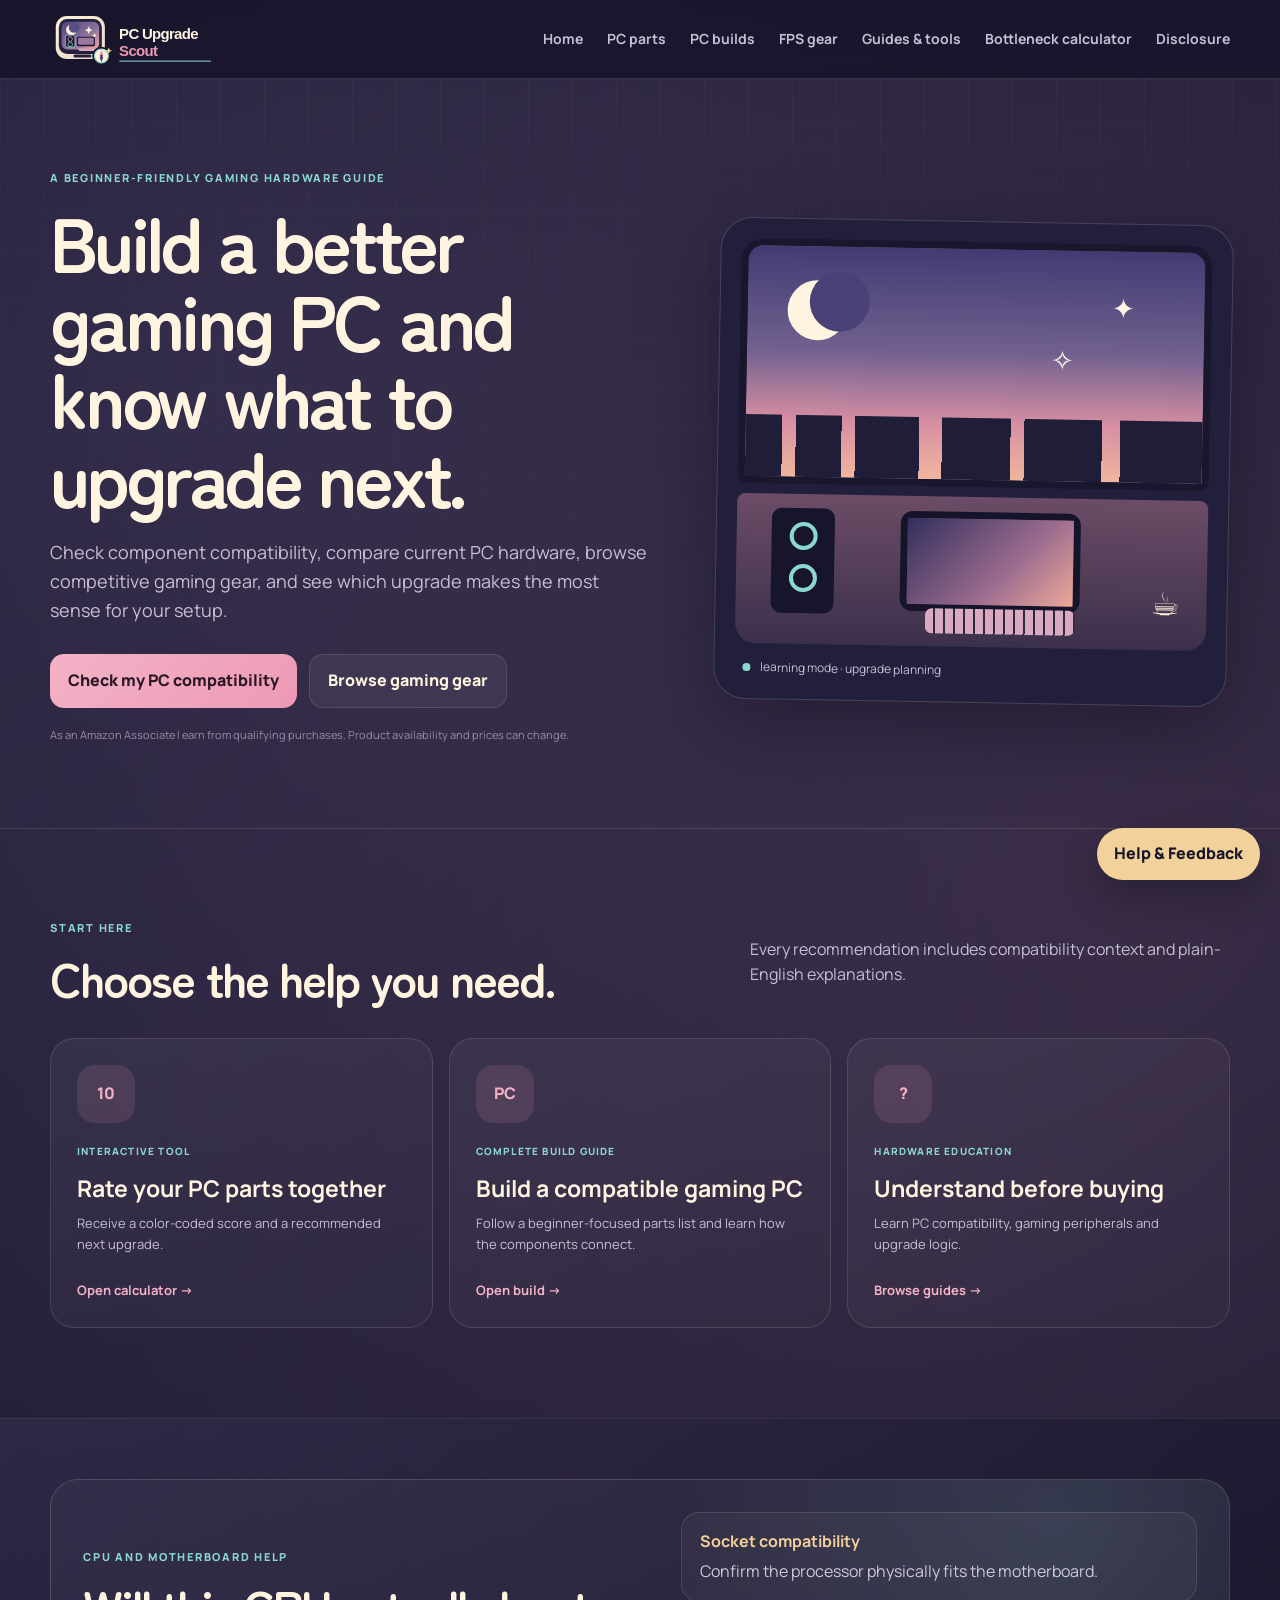
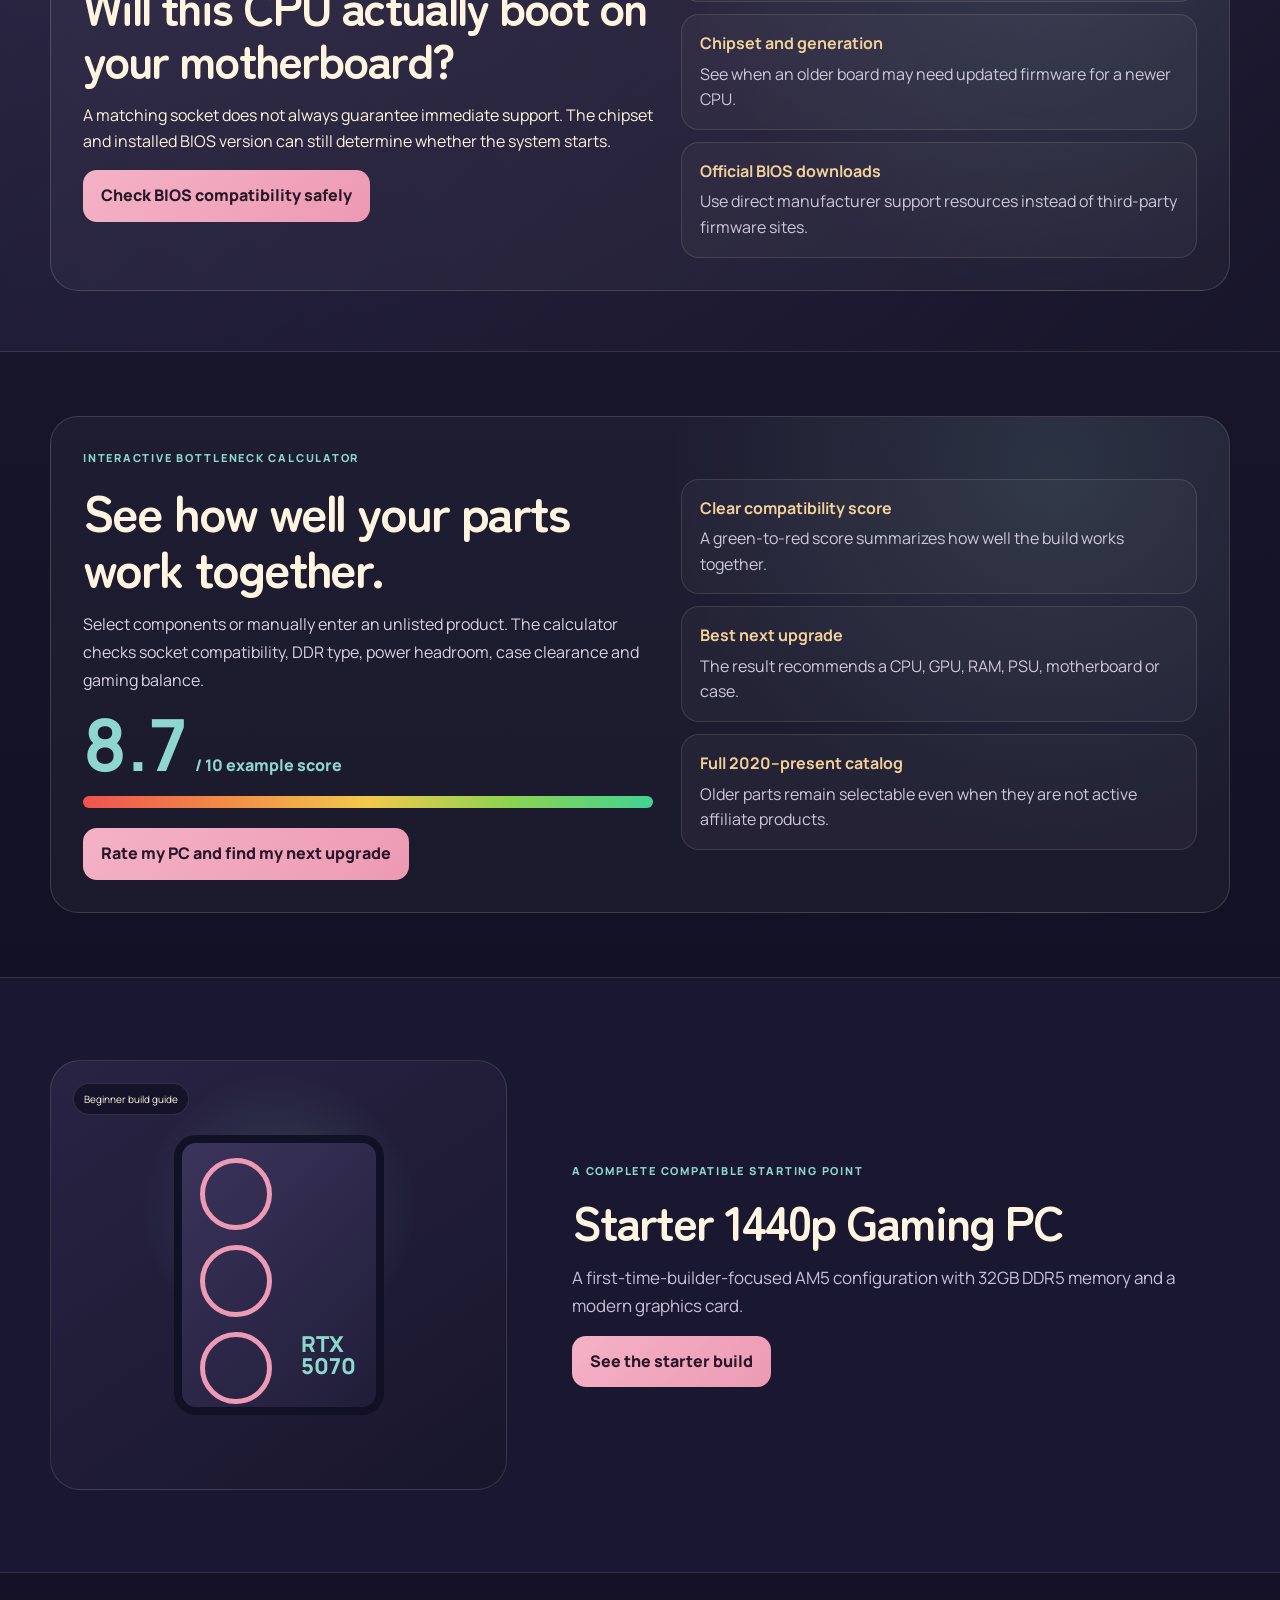
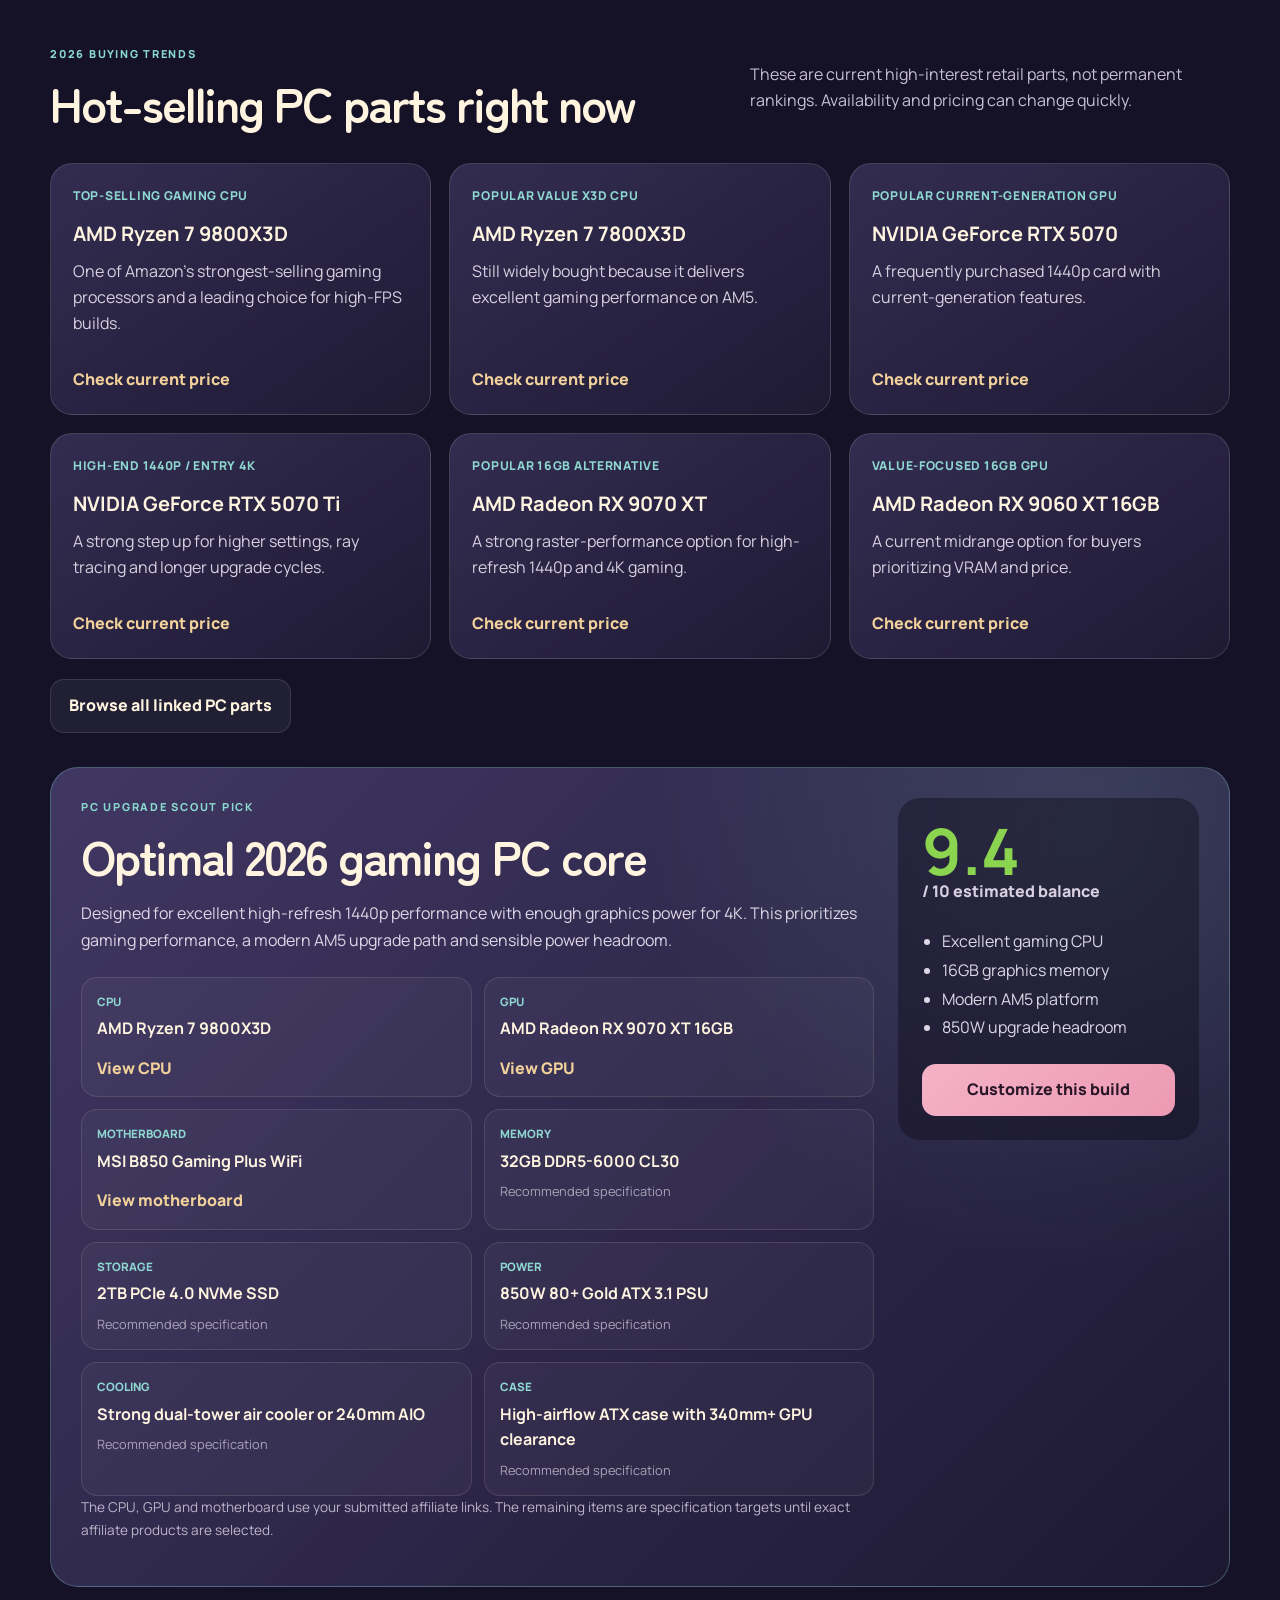
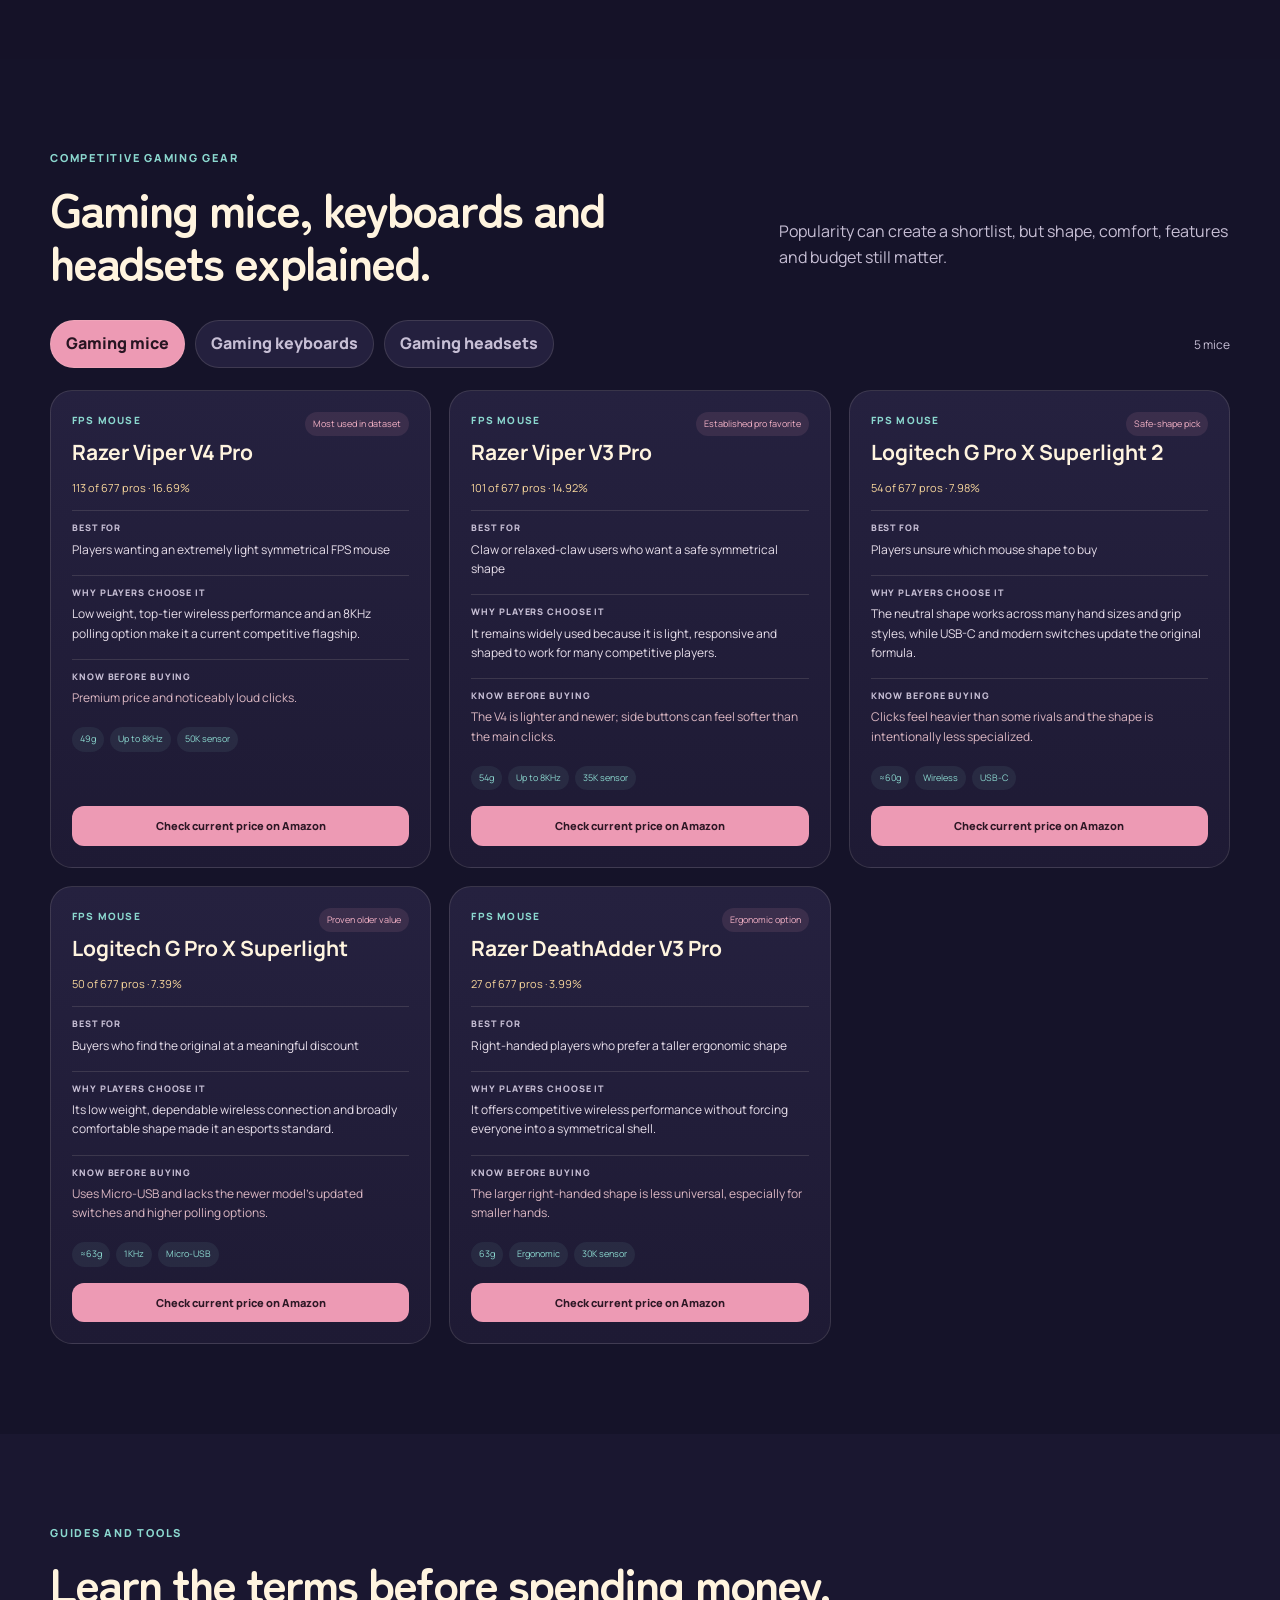
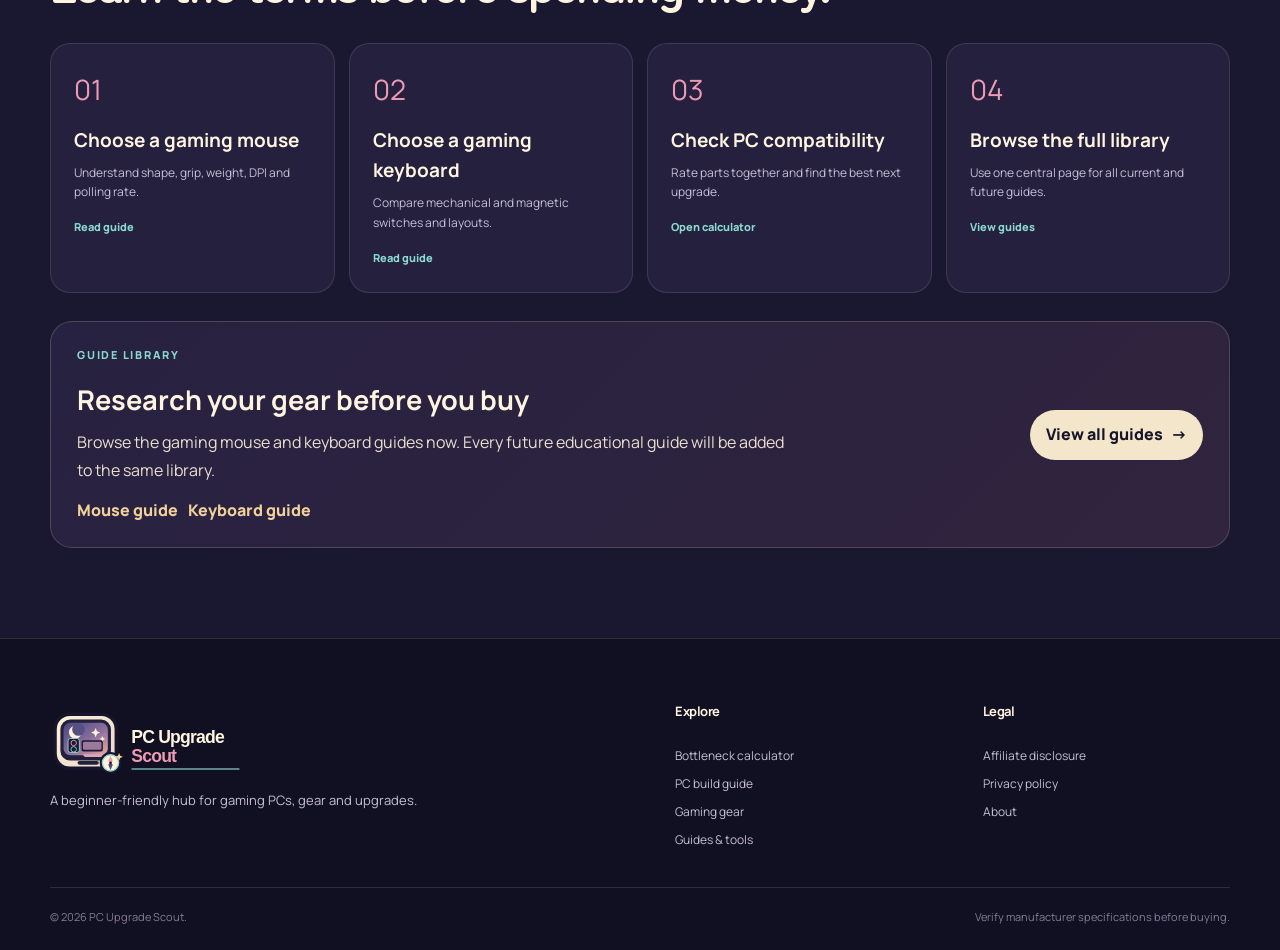
<file: index.html>
<!doctype html>
<html lang="en">
<head>
<meta charset="utf-8" />
<meta name="viewport" content="width=device-width,initial-scale=1" />
<title>Gaming PC Builds, 2026 Hot Sellers & Bottleneck Calculator | PC Upgrade Scout</title>
<meta name="description" content="Compare hot-selling 2026 PC parts, see an optimal gaming build, use the bottleneck calculator, and browse beginner-friendly gaming hardware guides." />
<meta name="robots" content="index,follow,max-image-preview:large,max-snippet:-1" />
<meta name="theme-color" content="#17152a" />
<link rel="canonical" href="https://pc-upgrade-scout.vercel.app/" />
<link rel="icon" href="favicon.svg" type="image/svg+xml" />
<link rel="preconnect" href="https://fonts.googleapis.com" />
<link rel="preconnect" href="https://fonts.gstatic.com" crossorigin />
<link href="https://fonts.googleapis.com/css2?family=Manrope:wght@400;500;600;700;800&family=Zen+Maru+Gothic:wght@500;700&display=swap" rel="stylesheet" />
<link rel="stylesheet" href="hub.css" />
<link rel="stylesheet" href="homepage-tools.css" />
<link rel="stylesheet" href="homepage-2026.css" />
<script defer src="affiliate-products.js"></script>
<script defer src="hub.js"></script>
<script defer src="homepage-2026.js"></script>
<script>
  window.va = window.va || function () { (window.vaq = window.vaq || []).push(arguments); };
</script>
<script defer src="https://cdn.vercel-insights.com/v1/script.js"></script>
</head>
<body>
<a class="skip-link" href="#main">Skip to content</a>
<header class="site-header"><div class="container nav-wrap"><a class="brand" href="index.html" aria-label="PC Upgrade Scout home"><img src="pc-upgrade-scout-logo.svg" alt="PC Upgrade Scout" width="286" height="78" /></a><button class="menu-button" id="menuButton" aria-expanded="false" aria-controls="mainNav">Menu</button><nav class="main-nav" id="mainNav" aria-label="Primary navigation"><a href="index.html" aria-current="page">Home</a><a href="starter-1440p-build.html">PC builds</a><a href="#gear">FPS gear</a><a href="guides.html">Guides & tools</a><a href="pc-compatibility-calculator.html">Bottleneck calculator</a><a href="affiliate-disclosure.html">Disclosure</a></nav></div></header>
<main id="main">
<section class="hero"><div class="container hero-grid"><div class="hero-copy"><div class="eyebrow">A beginner-friendly gaming hardware guide</div><h1>Build a better gaming PC and know what to upgrade next.</h1><p>Check component compatibility, compare current PC hardware, browse competitive gaming gear, and see which upgrade makes the most sense for your setup.</p><div class="hero-actions"><a class="button primary" href="pc-compatibility-calculator.html">Check my PC compatibility</a><a class="button secondary" href="#gear">Browse gaming gear</a></div><p class="affiliate-note">As an Amazon Associate I earn from qualifying purchases. Product availability and prices can change.</p></div><aside class="lofi-window" aria-label="Lo-fi gaming desk illustration"><div class="window-sky"><span class="moon"></span><span class="star s1">✦</span><span class="star s2">✧</span><span class="city"></span></div><div class="desk"><div class="monitor"><div class="screen-glow"></div></div><div class="tower"><i></i><i></i></div><div class="keyboard"></div><div class="mug">☕</div></div><div class="window-caption"><span class="online-dot"></span> learning mode · upgrade planning</div></aside></div></section>
<section class="path-section" id="paths"><div class="container"><div class="section-heading"><div><div class="eyebrow">Start here</div><h2>Choose the help you need.</h2></div><p>Every recommendation includes compatibility context and plain-English explanations.</p></div><div class="path-grid"><a class="path-card" href="pc-compatibility-calculator.html"><span class="path-icon">10</span><div><small>Interactive tool</small><h3>Rate your PC parts together</h3><p>Receive a color-coded score and a recommended next upgrade.</p></div><b>Open calculator →</b></a><a class="path-card" href="starter-1440p-build.html"><span class="path-icon">PC</span><div><small>Complete build guide</small><h3>Build a compatible gaming PC</h3><p>Follow a beginner-focused parts list and learn how the components connect.</p></div><b>Open build →</b></a><a class="path-card" href="guides.html"><span class="path-icon">?</span><div><small>Hardware education</small><h3>Understand before buying</h3><p>Learn PC compatibility, gaming peripherals and upgrade logic.</p></div><b>Browse guides →</b></a></div></div></section>
<section class="tool-feature"><div class="container"><div class="tool-feature-grid"><div><div class="eyebrow">Interactive bottleneck calculator</div><h2>See how well your parts work together.</h2><p>Select components or manually enter an unlisted product. The calculator checks socket compatibility, DDR type, power headroom, case clearance and gaming balance.</p><div class="tool-score"><strong>8.7</strong><span>/ 10 example score</span></div><div class="tool-scale" aria-hidden="true"></div><a class="button primary" href="pc-compatibility-calculator.html">Rate my PC and find my next upgrade</a></div><div class="tool-points"><div class="tool-point"><b>Clear compatibility score</b><span>A green-to-red score summarizes how well the build works together.</span></div><div class="tool-point"><b>Best next upgrade</b><span>The result recommends a CPU, GPU, RAM, PSU, motherboard or case.</span></div><div class="tool-point"><b>Full 2020–present catalog</b><span>Older parts remain selectable even when they are not active affiliate products.</span></div></div></div></div></section>
<section class="featured-build"><div class="container build-feature-grid"><div class="build-visual"><span class="build-badge">Beginner build guide</span><div class="pc-case-art"><i></i><i></i><i></i><span>RTX<br/>5070</span></div></div><div class="build-copy"><div class="eyebrow">A complete compatible starting point</div><h2>Starter 1440p Gaming PC</h2><p>A first-time-builder-focused AM5 configuration with 32GB DDR5 memory and a modern graphics card.</p><a class="button primary" href="starter-1440p-build.html">See the starter build</a></div></div></section>
<section class="gear-section" id="gear"><div class="container"><div class="section-heading"><div><div class="eyebrow">Competitive gaming gear</div><h2>Gaming mice, keyboards and headsets explained.</h2></div><p>Popularity can create a shortlist, but shape, comfort, features and budget still matter.</p></div><div class="gear-toolbar" role="tablist" aria-label="Gaming gear categories"><button class="gear-tab active" data-gear="mouse" type="button" role="tab">Gaming mice</button><button class="gear-tab" data-gear="keyboard" type="button" role="tab">Gaming keyboards</button><button class="gear-tab" data-gear="headset" type="button" role="tab">Gaming headsets</button><span id="gearCount"></span></div><div class="gear-grid" id="gearGrid"></div><noscript><p>Enable JavaScript to view the product cards.</p></noscript></div></section>
<section class="learn-section"><div class="container"><div class="section-heading"><div><div class="eyebrow">Guides and tools</div><h2>Learn the terms before spending money.</h2></div></div><div class="learn-grid"><article><span>01</span><h3>Choose a gaming mouse</h3><p>Understand shape, grip, weight, DPI and polling rate.</p><a href="how-to-choose-gaming-mouse.html">Read guide</a></article><article><span>02</span><h3>Choose a gaming keyboard</h3><p>Compare mechanical and magnetic switches and layouts.</p><a href="how-to-choose-gaming-keyboard.html">Read guide</a></article><article><span>03</span><h3>Check PC compatibility</h3><p>Rate parts together and find the best next upgrade.</p><a href="pc-compatibility-calculator.html">Open calculator</a></article><article><span>04</span><h3>Browse the full library</h3><p>Use one central page for all current and future guides.</p><a href="guides.html">View guides</a></article></div></div></section>
</main>
<footer class="site-footer"><div class="container footer-grid"><div class="footer-brand"><img src="pc-upgrade-scout-logo.svg" alt="PC Upgrade Scout" width="286" height="78" /><p>A beginner-friendly hub for gaming PCs, gear and upgrades.</p></div><div><h2>Explore</h2><a href="pc-compatibility-calculator.html">Bottleneck calculator</a><a href="starter-1440p-build.html">PC build guide</a><a href="#gear">Gaming gear</a><a href="guides.html">Guides & tools</a></div><div><h2>Legal</h2><a href="affiliate-disclosure.html">Affiliate disclosure</a><a href="privacy.html">Privacy policy</a><a href="about.html">About</a></div></div><div class="container footer-bottom"><span>© <span id="currentYear"></span> PC Upgrade Scout.</span><span>Verify manufacturer specifications before buying.</span></div></footer>
</body>
</html>
</file>
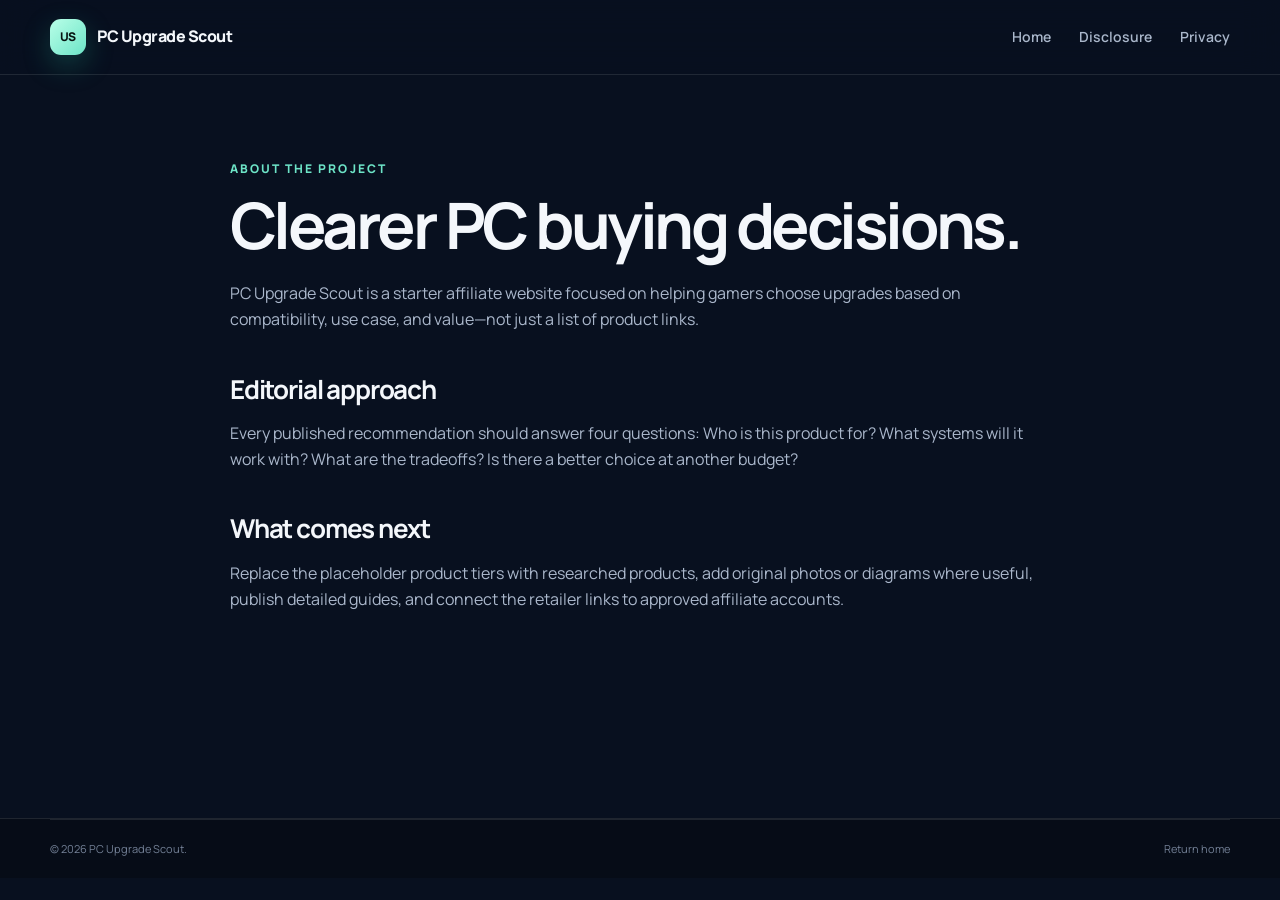
<file: about.html>
<!doctype html>
<html lang="en">
<head>
  <meta charset="utf-8" />
  <meta name="viewport" content="width=device-width, initial-scale=1" />
  <title>About | PC Upgrade Scout</title>
  <link rel="icon" href="favicon.svg" type="image/svg+xml" />
  <link rel="preconnect" href="https://fonts.googleapis.com" />
  <link rel="preconnect" href="https://fonts.gstatic.com" crossorigin />
  <link href="https://fonts.googleapis.com/css2?family=Manrope:wght@400;500;600;700;800&display=swap" rel="stylesheet" />
  <link rel="stylesheet" href="styles.css" />
  <script>
    window.va = window.va || function () { (window.vaq = window.vaq || []).push(arguments); };
  </script>
  <script defer src="https://cdn.vercel-insights.com/v1/script.js"></script>
</head>
<body>
  <header class="site-header"><div class="container nav-wrap"><a class="brand" href="index.html"><span class="brand-mark">US</span><span>PC Upgrade Scout</span></a><nav class="main-nav"><a href="index.html">Home</a><a href="affiliate-disclosure.html">Disclosure</a><a href="privacy.html">Privacy</a></nav></div></header>
  <main class="legal-page"><article class="legal-wrap">
    <div class="eyebrow">About the project</div>
    <h1>Clearer PC buying decisions.</h1>
    <p>PC Upgrade Scout is a starter affiliate website focused on helping gamers choose upgrades based on compatibility, use case, and value—not just a list of product links.</p>
    <h2>Editorial approach</h2>
    <p>Every published recommendation should answer four questions: Who is this product for? What systems will it work with? What are the tradeoffs? Is there a better choice at another budget?</p>
    <h2>What comes next</h2>
    <p>Replace the placeholder product tiers with researched products, add original photos or diagrams where useful, publish detailed guides, and connect the retailer links to approved affiliate accounts.</p>
  </article></main>
  <footer class="site-footer"><div class="container footer-bottom"><span>© 2026 PC Upgrade Scout.</span><a href="index.html">Return home</a></div></footer>
</body>
</html>
</file>
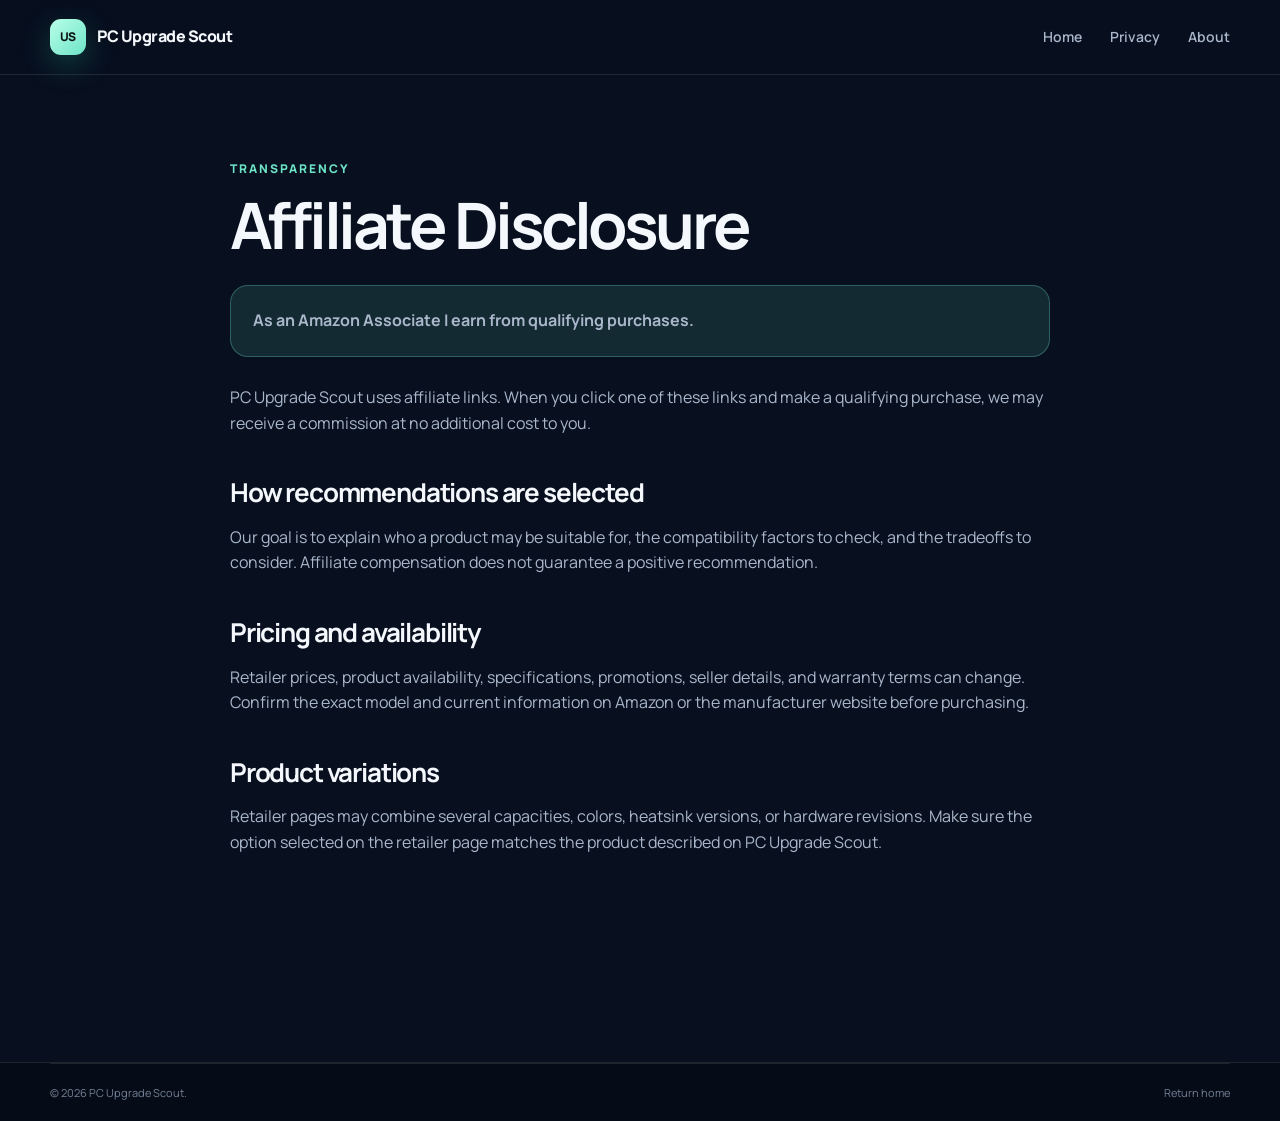
<file: affiliate-disclosure.html>
<!doctype html>
<html lang="en">
<head>
  <meta charset="utf-8" />
  <meta name="viewport" content="width=device-width, initial-scale=1" />
  <title>Affiliate Disclosure | PC Upgrade Scout</title>
  <link rel="icon" href="favicon.svg" type="image/svg+xml" />
  <link rel="preconnect" href="https://fonts.googleapis.com" />
  <link rel="preconnect" href="https://fonts.gstatic.com" crossorigin />
  <link href="https://fonts.googleapis.com/css2?family=Manrope:wght@400;500;600;700;800&display=swap" rel="stylesheet" />
  <link rel="stylesheet" href="styles.css" />
  <script>
    window.va = window.va || function () { (window.vaq = window.vaq || []).push(arguments); };
  </script>
  <script defer src="https://cdn.vercel-insights.com/v1/script.js"></script>
</head>
<body>
  <header class="site-header"><div class="container nav-wrap"><a class="brand" href="index.html"><span class="brand-mark">US</span><span>PC Upgrade Scout</span></a><nav class="main-nav"><a href="index.html">Home</a><a href="privacy.html">Privacy</a><a href="about.html">About</a></nav></div></header>
  <main class="legal-page"><article class="legal-wrap">
    <div class="eyebrow">Transparency</div>
    <h1>Affiliate Disclosure</h1>
    <div class="notice-box"><p><strong>As an Amazon Associate I earn from qualifying purchases.</strong></p></div>
    <p>PC Upgrade Scout uses affiliate links. When you click one of these links and make a qualifying purchase, we may receive a commission at no additional cost to you.</p>
    <h2>How recommendations are selected</h2>
    <p>Our goal is to explain who a product may be suitable for, the compatibility factors to check, and the tradeoffs to consider. Affiliate compensation does not guarantee a positive recommendation.</p>
    <h2>Pricing and availability</h2>
    <p>Retailer prices, product availability, specifications, promotions, seller details, and warranty terms can change. Confirm the exact model and current information on Amazon or the manufacturer website before purchasing.</p>
    <h2>Product variations</h2>
    <p>Retailer pages may combine several capacities, colors, heatsink versions, or hardware revisions. Make sure the option selected on the retailer page matches the product described on PC Upgrade Scout.</p>
  </article></main>
  <footer class="site-footer"><div class="container footer-bottom"><span>© 2026 PC Upgrade Scout.</span><a href="index.html">Return home</a></div></footer>
</body>
</html>
</file>
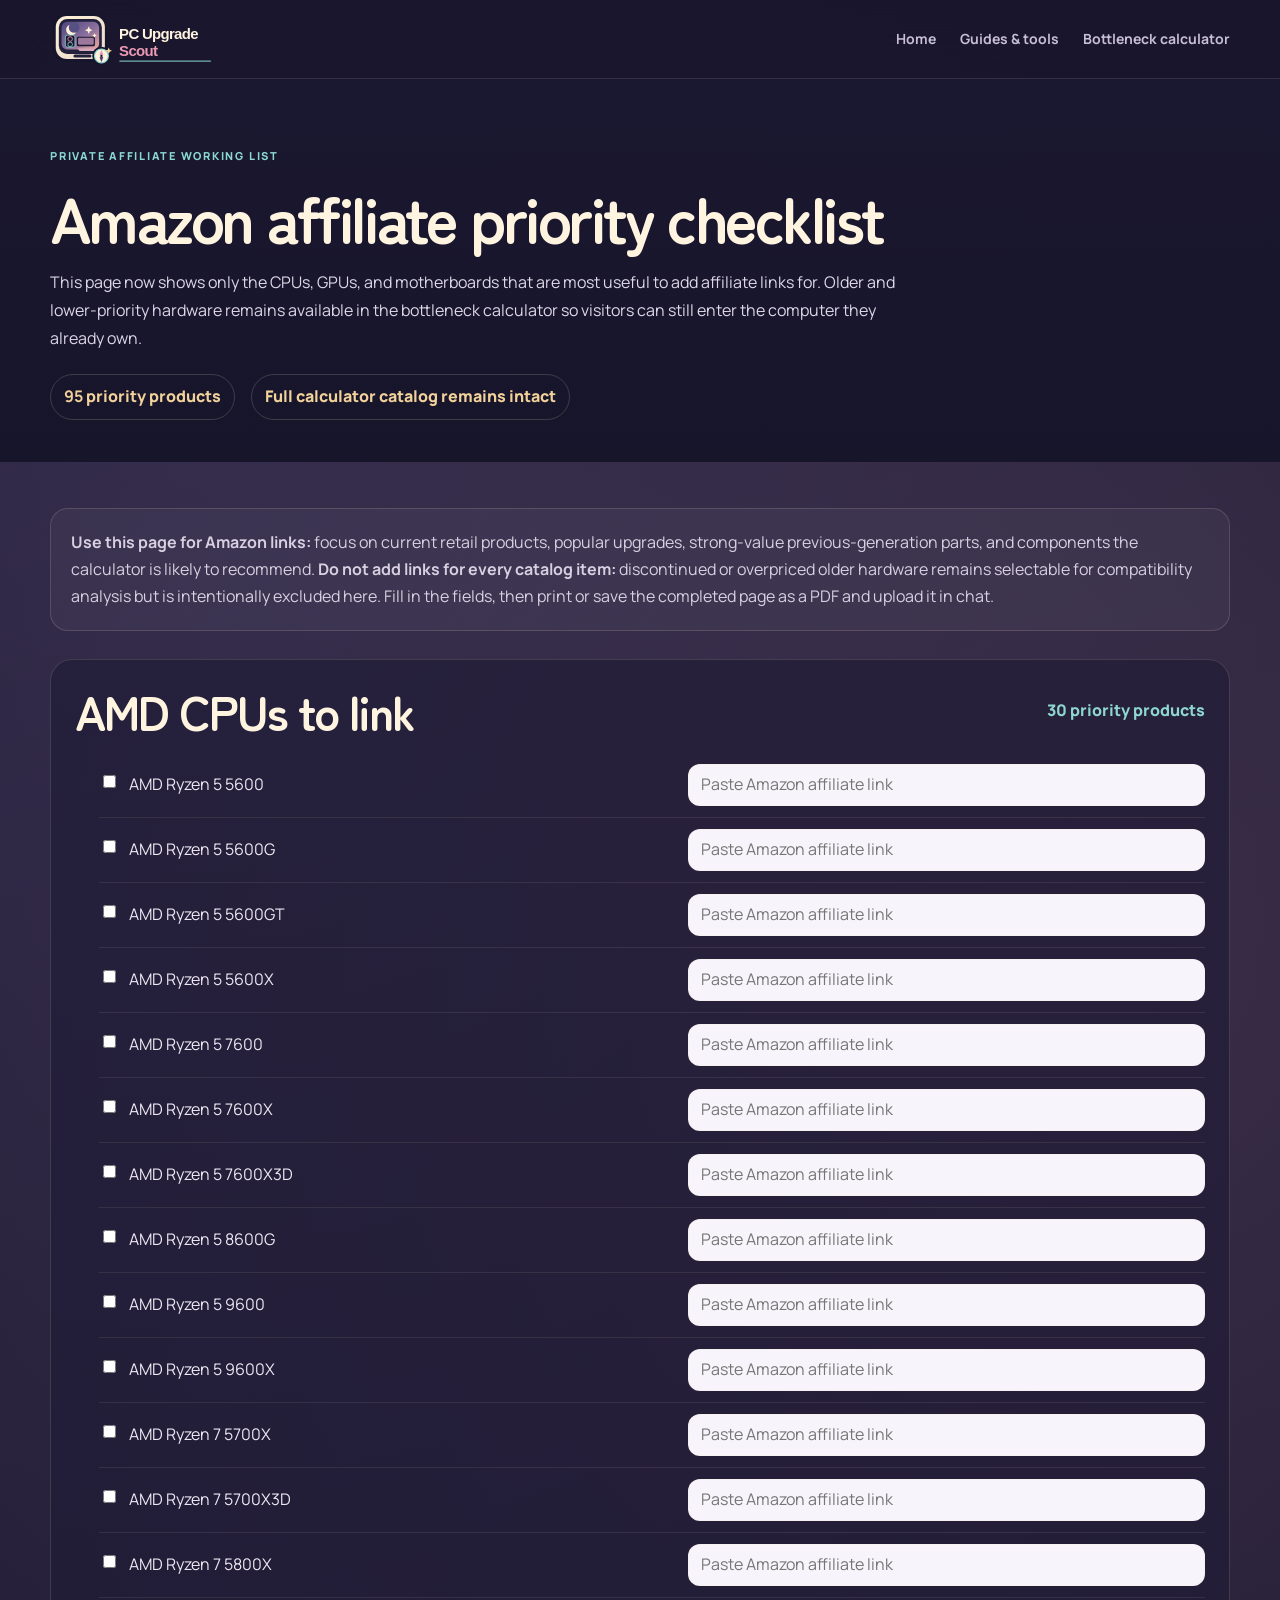
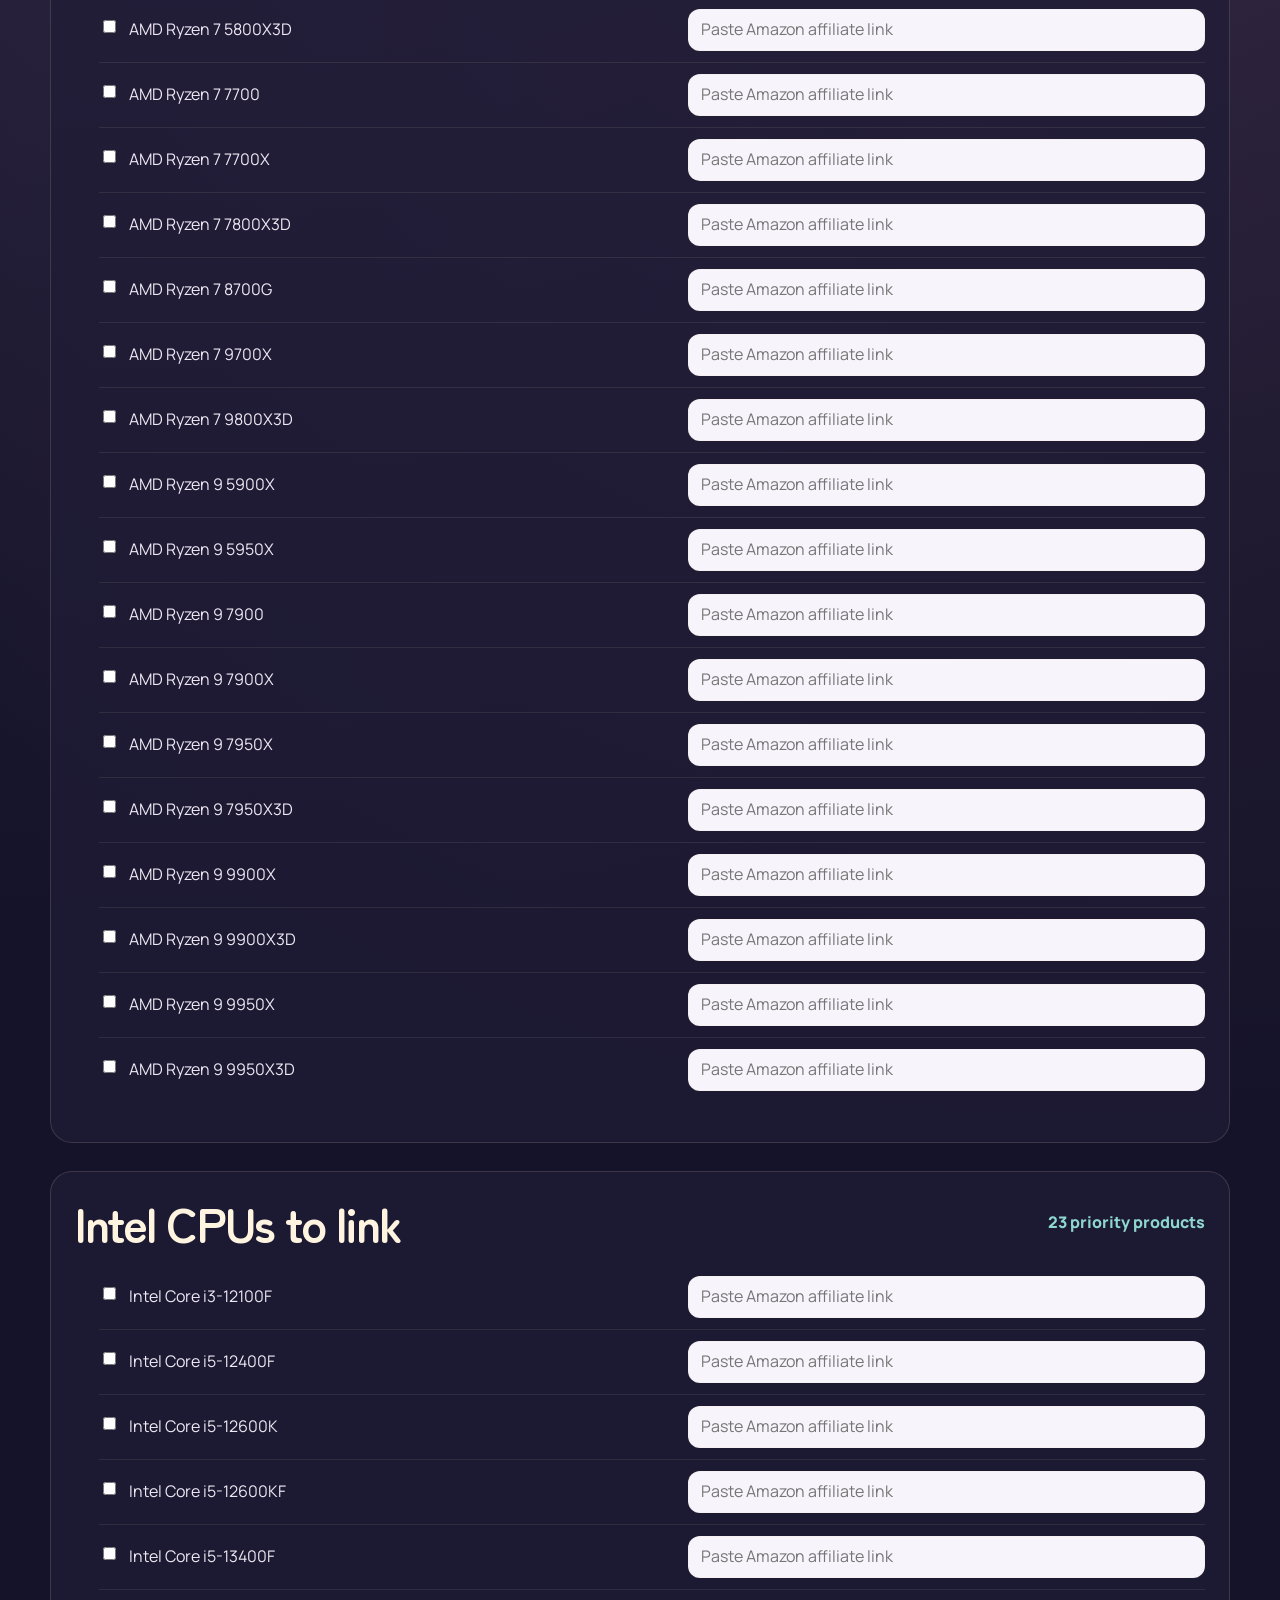
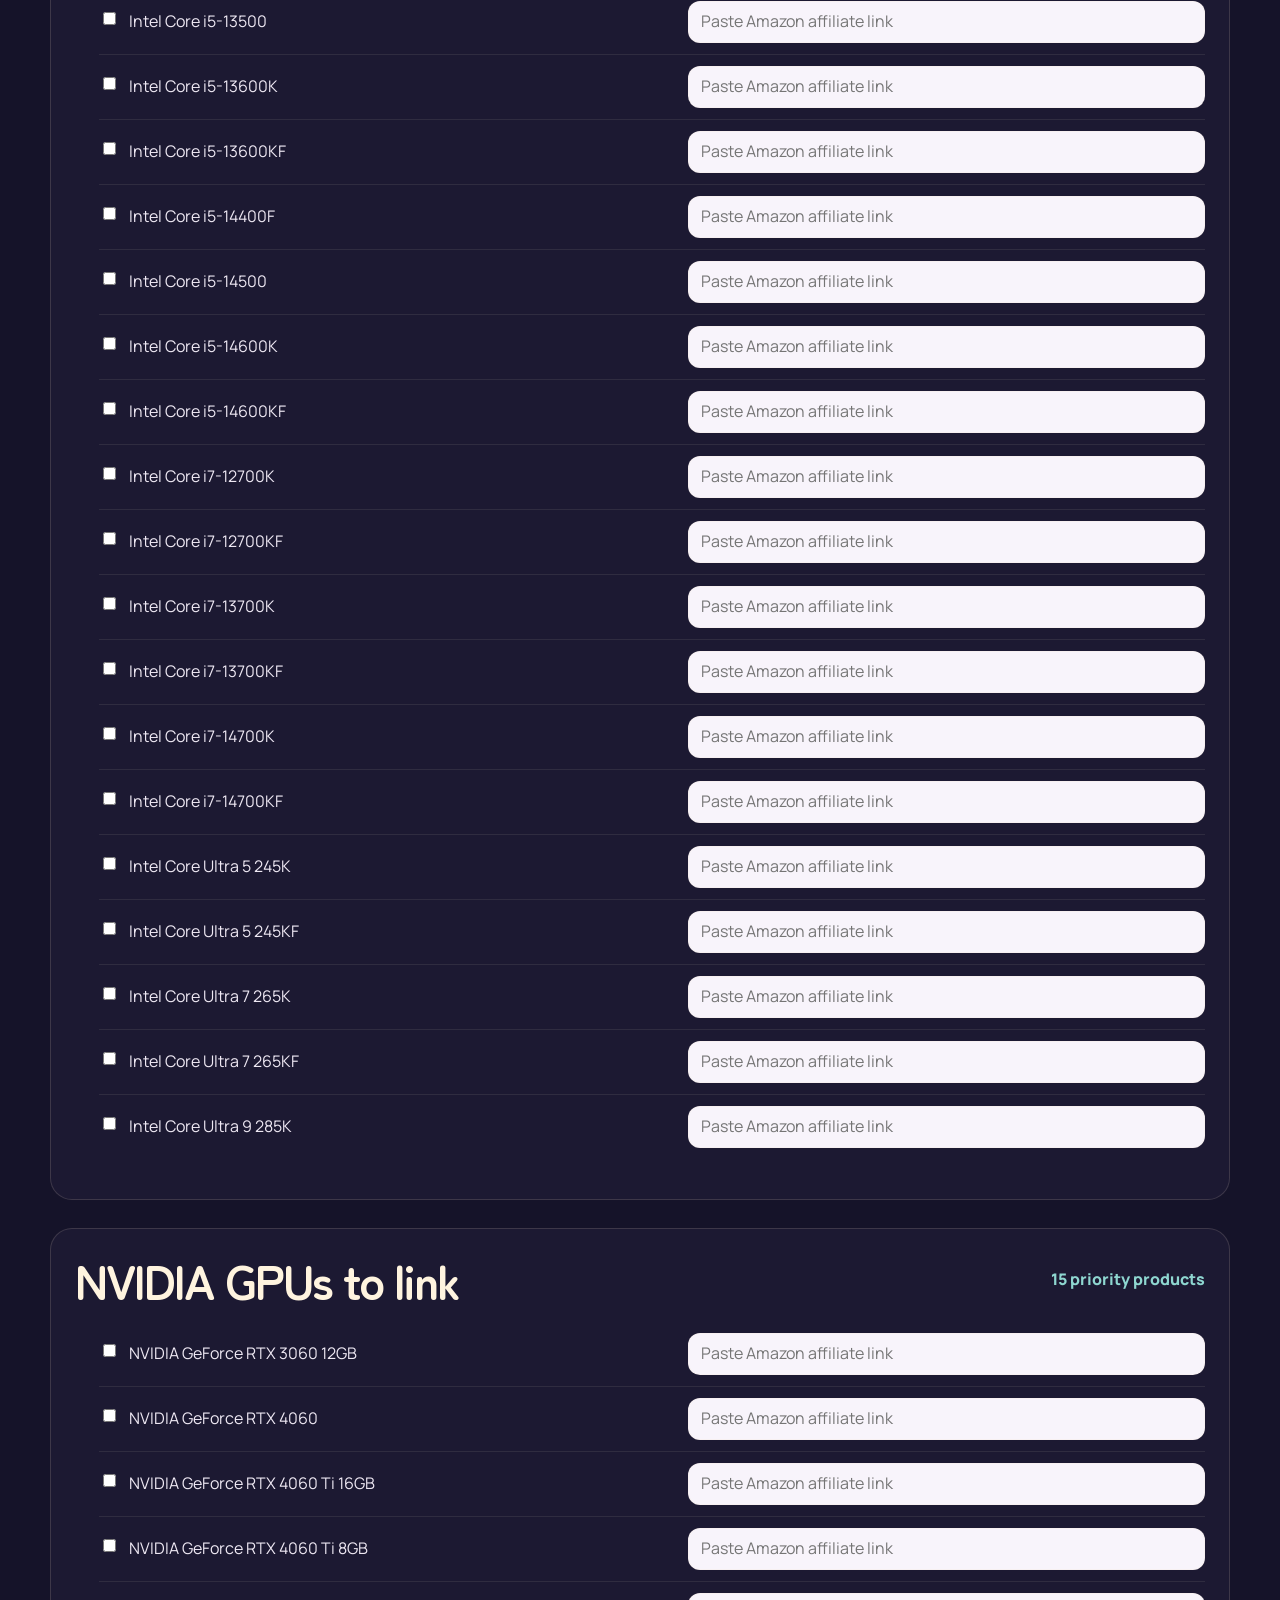
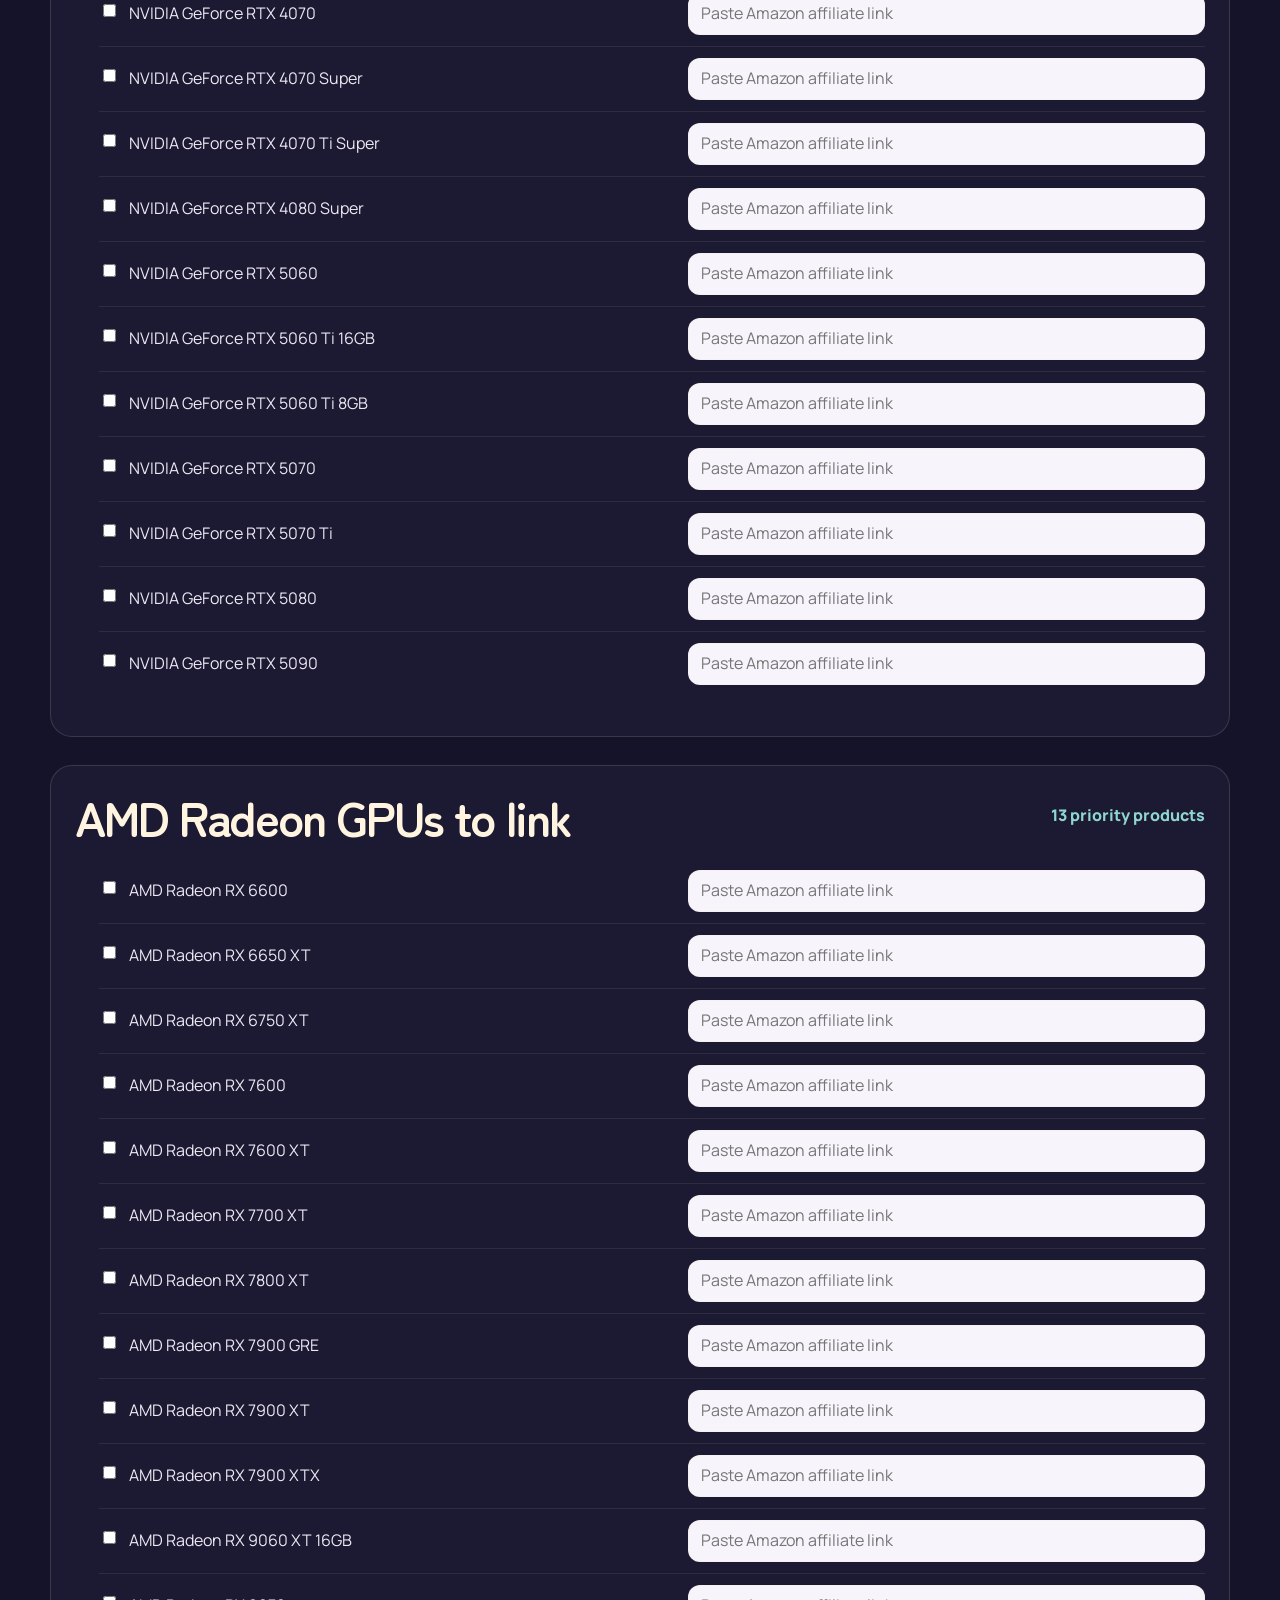
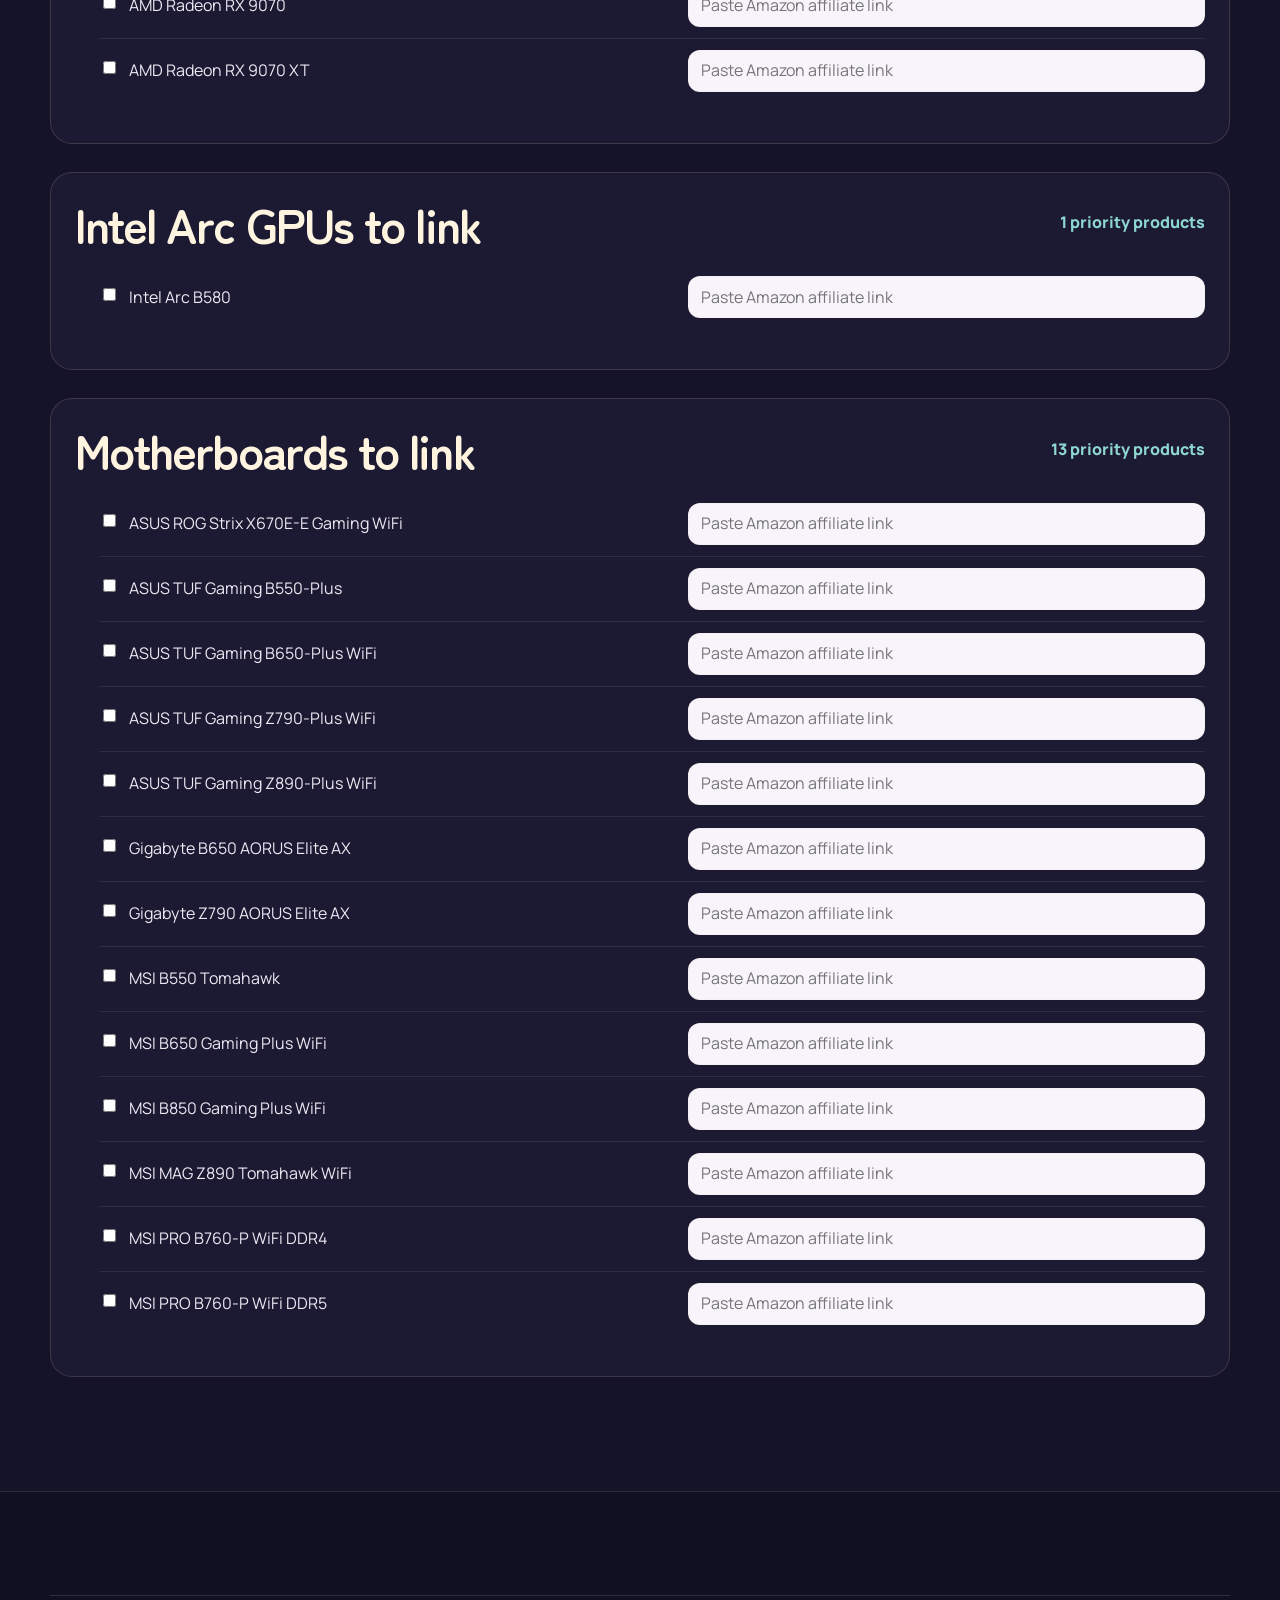
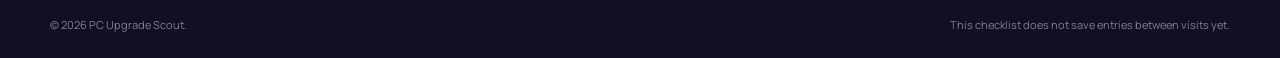
<file: amazon-product-checklist.html>
<!doctype html>
<html lang="en">
<head>
  <meta charset="utf-8" />
  <meta name="viewport" content="width=device-width,initial-scale=1" />
  <title>Amazon Affiliate Priority Checklist | PC Upgrade Scout</title>
  <meta name="description" content="A curated working checklist of CPUs, GPUs, and motherboards worth adding Amazon affiliate links for." />
  <meta name="robots" content="noindex,follow" />
  <link rel="icon" href="favicon.svg" type="image/svg+xml" />
  <link rel="preconnect" href="https://fonts.googleapis.com" />
  <link rel="preconnect" href="https://fonts.gstatic.com" crossorigin />
  <link href="https://fonts.googleapis.com/css2?family=Manrope:wght@400;500;600;700;800&family=Zen+Maru+Gothic:wght@500;700&display=swap" rel="stylesheet" />
  <link rel="stylesheet" href="hub.css" />
  <style>
    .catalog-hero{padding:68px 0 42px;background:linear-gradient(180deg,#1a1730,#17152a)}.catalog-hero h1{font-size:clamp(2.3rem,5vw,4rem);margin:.3em 0}.catalog-hero p{max-width:850px;color:#ded7e7;line-height:1.75}.catalog-summary{display:flex;gap:16px;flex-wrap:wrap;margin-top:22px}.catalog-summary span{padding:9px 13px;border:1px solid rgba(241,224,198,.18);border-radius:999px;color:#f2d19a;font-weight:800}.catalog-shell{padding:46px 0 86px}.scope-note{padding:20px;border:1px solid rgba(241,224,198,.16);border-radius:18px;background:rgba(255,255,255,.04);color:#d8d0e1;line-height:1.7;margin-bottom:28px}.checklist-group{margin-bottom:28px;padding:24px;border:1px solid rgba(241,224,198,.15);border-radius:22px;background:rgba(32,28,54,.72)}.checklist-heading{display:flex;justify-content:space-between;gap:20px;align-items:center}.checklist-heading h2{margin:0}.checklist-heading span{color:#8ed6d0;font-weight:800}.checklist-group ol{padding-left:24px}.checklist-group li{display:grid;grid-template-columns:minmax(260px,1fr) minmax(260px,.9fr);gap:14px;align-items:center;padding:11px 0;border-bottom:1px solid rgba(241,224,198,.09)}.checklist-group li:last-child{border-bottom:0}.checklist-group label{display:flex;gap:10px;align-items:flex-start;color:#eee8f3}.affiliate-entry{width:100%;min-height:42px;border:1px solid rgba(241,224,198,.2);border-radius:12px;padding:0 12px;background:#f8f4fb;color:#211d36;font:inherit}.internal-data{display:none!important}@media(max-width:720px){.checklist-group li{grid-template-columns:1fr}.checklist-heading{align-items:flex-start;flex-direction:column}.checklist-group{padding:18px}}
  </style>
  <script defer src="calculator.js"></script>
  <script defer src="calculator-catalog-2020.js"></script>
  <script defer src="amazon-product-checklist.js"></script>
  <script>
    window.va = window.va || function () { (window.vaq = window.vaq || []).push(arguments); };
  </script>
  <script defer src="https://cdn.vercel-insights.com/v1/script.js"></script>
</head>
<body>
  <header class="site-header"><div class="container nav-wrap"><a class="brand" href="index.html"><img src="pc-upgrade-scout-logo.svg" alt="PC Upgrade Scout" width="286" height="78" /></a><button class="menu-button" id="menuButton" aria-expanded="false" aria-controls="mainNav">Menu</button><nav class="main-nav" id="mainNav"><a href="index.html">Home</a><a href="guides.html">Guides & tools</a><a href="pc-compatibility-calculator.html">Bottleneck calculator</a></nav></div></header>
  <main>
    <section class="catalog-hero"><div class="container"><div class="eyebrow">Private affiliate working list</div><h1>Amazon affiliate priority checklist</h1><p>This page now shows only the CPUs, GPUs, and motherboards that are most useful to add affiliate links for. Older and lower-priority hardware remains available in the bottleneck calculator so visitors can still enter the computer they already own.</p><div class="catalog-summary"><span><b id="catalogTotal">0</b> priority products</span><span>Full calculator catalog remains intact</span></div></div></section>
    <section class="catalog-shell"><div class="container"><div class="scope-note"><strong>Use this page for Amazon links:</strong> focus on current retail products, popular upgrades, strong-value previous-generation parts, and components the calculator is likely to recommend. <strong>Do not add links for every catalog item:</strong> discontinued or overpriced older hardware remains selectable for compatibility analysis but is intentionally excluded here. Fill in the fields, then print or save the completed page as a PDF and upload it in chat.</div><div id="catalogChecklist"></div></div></section>
  </main>
  <footer class="site-footer"><div class="container footer-bottom"><span>© <span id="currentYear"></span> PC Upgrade Scout.</span><span>This checklist does not save entries between visits yet.</span></div></footer>

  <div class="internal-data" aria-hidden="true">
    <form id="builderForm"><input id="cpuInput"><input id="gpuInput"><input id="boardInput"><input id="caseInput"><datalist id="cpuOptions"></datalist><datalist id="gpuOptions"></datalist><datalist id="boardOptions"></datalist><datalist id="caseOptions"></datalist><input id="manualCpuSocket"><input id="manualCpuScore"><input id="manualCpuPower"><input id="manualGpuScore"><input id="manualGpuPower"><input id="manualGpuLength"><input id="manualBoardSocket"><select id="manualBoardMemory"><option></option></select><input id="manualCaseClearance"><select id="resolution"><option value="1440"></option></select><select id="targetFps"><option value="144"></option></select><select id="gameType"><option value="balanced"></option></select><select id="ramCapacity"><option value="32"></option></select><select id="ramType"><option value="DDR5"></option></select><select id="psuWattage"><option value="750"></option></select><button id="calculateButton" type="button"></button><button id="resetCalculator" type="button"></button></form><aside id="resultsPanel"></aside>
  </div>
</body>
</html>
</file>
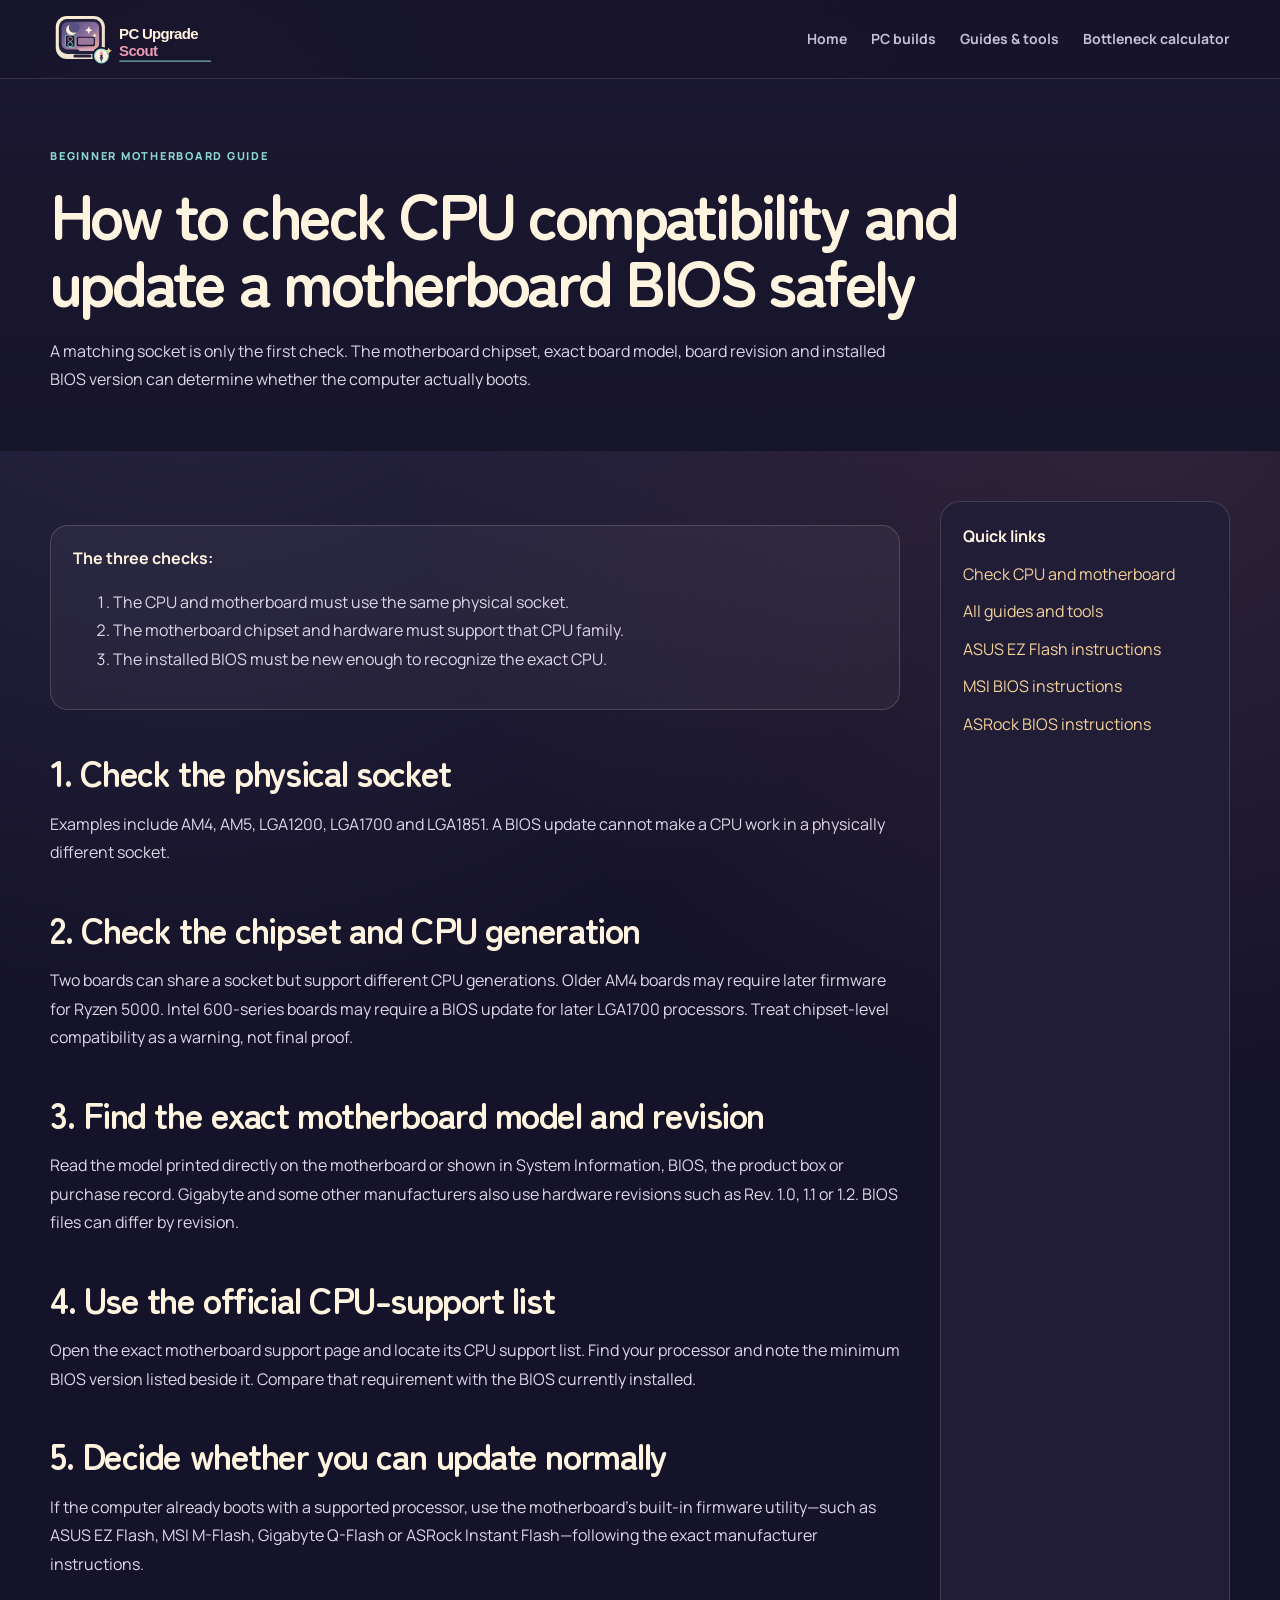
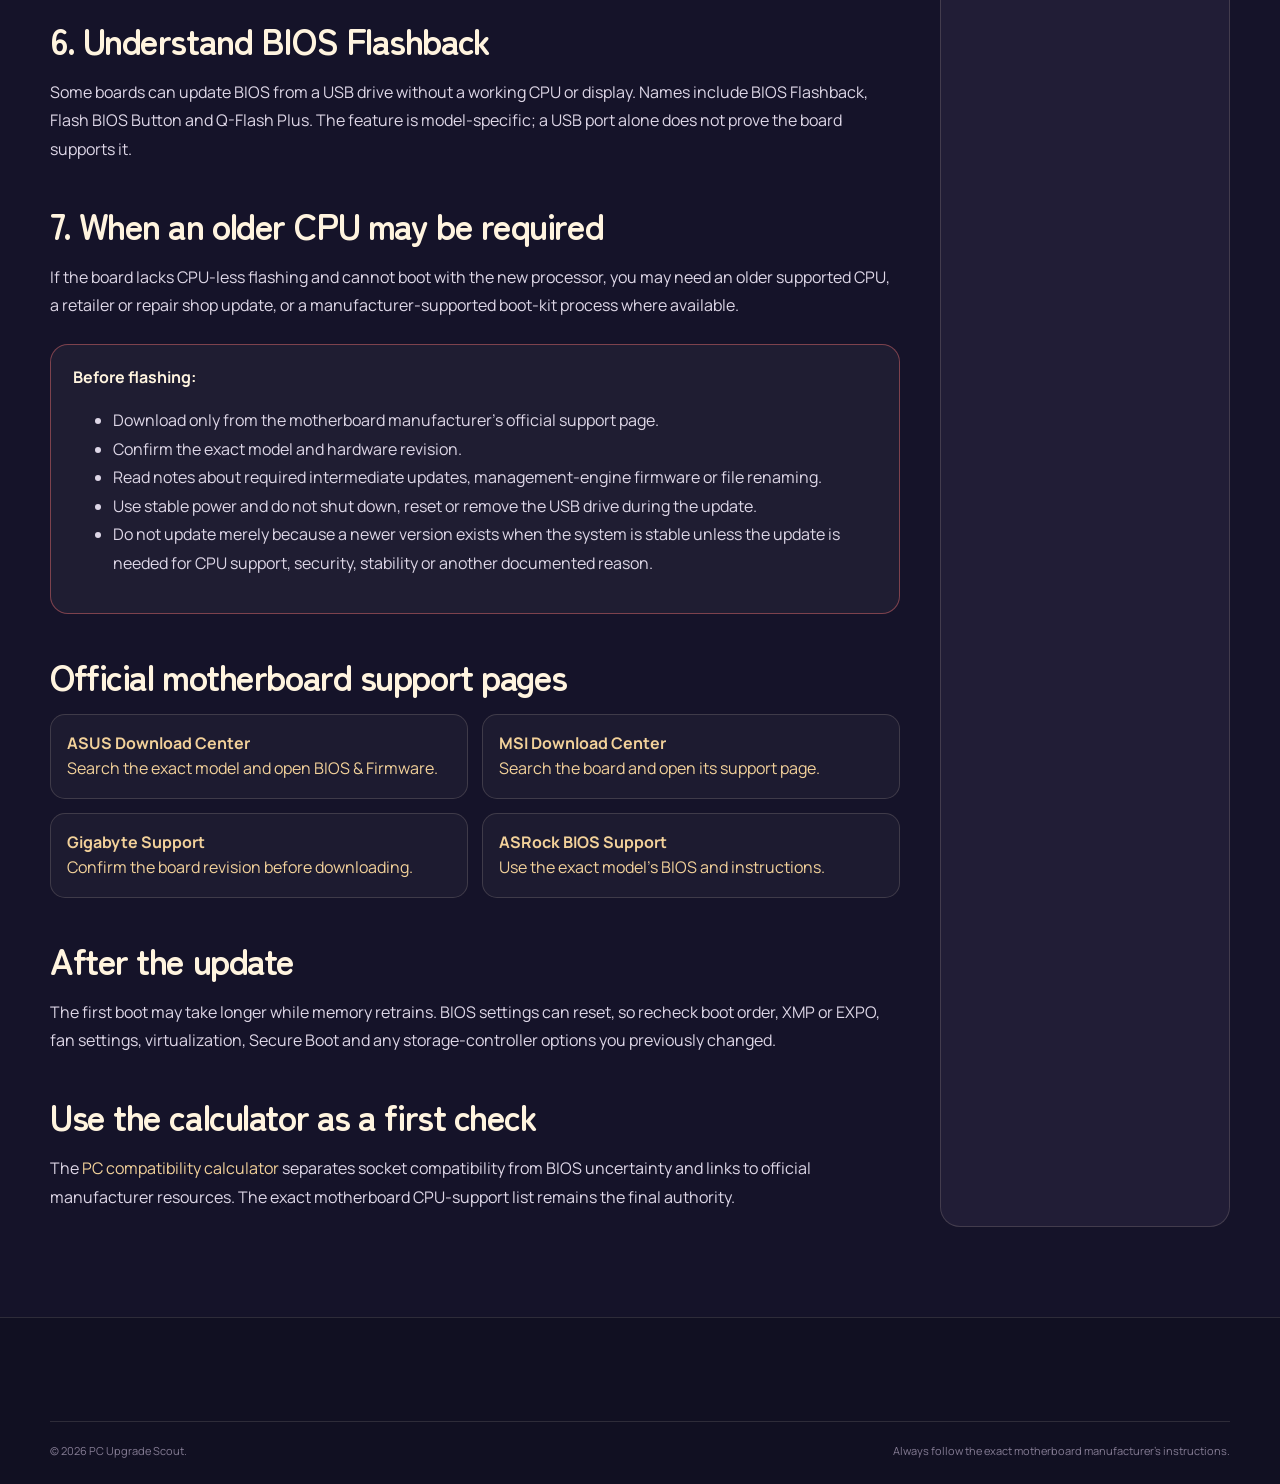
<file: cpu-motherboard-bios-compatibility-guide.html>
<!doctype html>
<html lang="en">
<head>
<meta charset="utf-8" />
<meta name="viewport" content="width=device-width,initial-scale=1" />
<title>CPU Compatibility & Safe BIOS Update Guide | PC Upgrade Scout</title>
<meta name="description" content="Learn how CPU sockets, motherboard chipsets, BIOS versions, CPU support lists and BIOS Flashback affect whether a PC can boot." />
<meta name="robots" content="index,follow,max-snippet:-1" />
<link rel="canonical" href="https://pc-upgrade-scout.vercel.app/cpu-motherboard-bios-compatibility-guide.html" />
<link rel="icon" href="favicon.svg" type="image/svg+xml" />
<link rel="preconnect" href="https://fonts.googleapis.com" /><link rel="preconnect" href="https://fonts.gstatic.com" crossorigin />
<link href="https://fonts.googleapis.com/css2?family=Manrope:wght@400;500;600;700;800&family=Zen+Maru+Gothic:wght@500;700&display=swap" rel="stylesheet" />
<link rel="stylesheet" href="hub.css" />
<script>
  window.va = window.va || function () { (window.vaq = window.vaq || []).push(arguments); };
</script>
<script defer src="https://cdn.vercel-insights.com/v1/script.js"></script>
<style>.article-hero{padding:68px 0 42px;background:linear-gradient(180deg,#1a1730,#17152a)}.article-hero h1{font-size:clamp(2.35rem,5vw,4.25rem);line-height:1.05;max-width:950px}.article-hero p{max-width:850px;color:#ded7e7;line-height:1.75}.article{padding:50px 0 90px}.article-grid{display:grid;grid-template-columns:minmax(0,1fr) 290px;gap:34px}.article-body{max-width:850px}.article-body h2{margin-top:42px;font-size:clamp(1.55rem,3vw,2.25rem)}.article-body h3{margin-top:26px}.article-body p,.article-body li{line-height:1.78;color:#ded7e7}.article-body a{color:#f2d19a}.callout{padding:20px 22px;border:1px solid rgba(241,224,198,.18);border-radius:18px;background:rgba(255,255,255,.045);margin:24px 0}.danger{border-color:rgba(239,112,112,.45)}.side-card{position:sticky;top:100px;padding:22px;border:1px solid rgba(241,224,198,.16);border-radius:20px;background:#211d36}.side-card a{display:block;color:#f2d19a;margin:12px 0}.support-grid{display:grid;grid-template-columns:repeat(2,minmax(0,1fr));gap:14px}.support-grid a{padding:16px;border:1px solid rgba(241,224,198,.16);border-radius:15px;text-decoration:none;background:rgba(255,255,255,.035)}@media(max-width:850px){.article-grid{grid-template-columns:1fr}.side-card{position:static}.support-grid{grid-template-columns:1fr}}</style>
</head>
<body>
<a class="skip-link" href="#main">Skip to content</a>
<header class="site-header"><div class="container nav-wrap"><a class="brand" href="index.html"><img src="pc-upgrade-scout-logo.svg" alt="PC Upgrade Scout" width="286" height="78" /></a><button class="menu-button" id="menuButton" aria-expanded="false" aria-controls="mainNav">Menu</button><nav class="main-nav" id="mainNav"><a href="index.html">Home</a><a href="starter-1440p-build.html">PC builds</a><a href="guides.html">Guides & tools</a><a href="pc-compatibility-calculator.html">Bottleneck calculator</a></nav></div></header>
<main id="main"><section class="article-hero"><div class="container"><div class="eyebrow">Beginner motherboard guide</div><h1>How to check CPU compatibility and update a motherboard BIOS safely</h1><p>A matching socket is only the first check. The motherboard chipset, exact board model, board revision and installed BIOS version can determine whether the computer actually boots.</p></div></section>
<section class="article"><div class="container article-grid"><article class="article-body">
<div class="callout"><strong>The three checks:</strong><ol><li>The CPU and motherboard must use the same physical socket.</li><li>The motherboard chipset and hardware must support that CPU family.</li><li>The installed BIOS must be new enough to recognize the exact CPU.</li></ol></div>
<h2>1. Check the physical socket</h2><p>Examples include AM4, AM5, LGA1200, LGA1700 and LGA1851. A BIOS update cannot make a CPU work in a physically different socket.</p>
<h2>2. Check the chipset and CPU generation</h2><p>Two boards can share a socket but support different CPU generations. Older AM4 boards may require later firmware for Ryzen 5000. Intel 600-series boards may require a BIOS update for later LGA1700 processors. Treat chipset-level compatibility as a warning, not final proof.</p>
<h2>3. Find the exact motherboard model and revision</h2><p>Read the model printed directly on the motherboard or shown in System Information, BIOS, the product box or purchase record. Gigabyte and some other manufacturers also use hardware revisions such as Rev. 1.0, 1.1 or 1.2. BIOS files can differ by revision.</p>
<h2>4. Use the official CPU-support list</h2><p>Open the exact motherboard support page and locate its CPU support list. Find your processor and note the minimum BIOS version listed beside it. Compare that requirement with the BIOS currently installed.</p>
<h2>5. Decide whether you can update normally</h2><p>If the computer already boots with a supported processor, use the motherboard's built-in firmware utility—such as ASUS EZ Flash, MSI M-Flash, Gigabyte Q-Flash or ASRock Instant Flash—following the exact manufacturer instructions.</p>
<h2>6. Understand BIOS Flashback</h2><p>Some boards can update BIOS from a USB drive without a working CPU or display. Names include BIOS Flashback, Flash BIOS Button and Q-Flash Plus. The feature is model-specific; a USB port alone does not prove the board supports it.</p>
<h2>7. When an older CPU may be required</h2><p>If the board lacks CPU-less flashing and cannot boot with the new processor, you may need an older supported CPU, a retailer or repair shop update, or a manufacturer-supported boot-kit process where available.</p>
<div class="callout danger"><strong>Before flashing:</strong><ul><li>Download only from the motherboard manufacturer's official support page.</li><li>Confirm the exact model and hardware revision.</li><li>Read notes about required intermediate updates, management-engine firmware or file renaming.</li><li>Use stable power and do not shut down, reset or remove the USB drive during the update.</li><li>Do not update merely because a newer version exists when the system is stable unless the update is needed for CPU support, security, stability or another documented reason.</li></ul></div>
<h2>Official motherboard support pages</h2><div class="support-grid"><a href="https://www.asus.com/us/support/download-center/" target="_blank" rel="noopener"><strong>ASUS Download Center</strong><br>Search the exact model and open BIOS & Firmware.</a><a href="https://www.msi.com/support/download" target="_blank" rel="noopener"><strong>MSI Download Center</strong><br>Search the board and open its support page.</a><a href="https://www.gigabyte.com/Support" target="_blank" rel="noopener"><strong>Gigabyte Support</strong><br>Confirm the board revision before downloading.</a><a href="https://www.asrock.com/support/index.asp?cat=BIOS" target="_blank" rel="noopener"><strong>ASRock BIOS Support</strong><br>Use the exact model's BIOS and instructions.</a></div>
<h2>After the update</h2><p>The first boot may take longer while memory retrains. BIOS settings can reset, so recheck boot order, XMP or EXPO, fan settings, virtualization, Secure Boot and any storage-controller options you previously changed.</p>
<h2>Use the calculator as a first check</h2><p>The <a href="pc-compatibility-calculator.html">PC compatibility calculator</a> separates socket compatibility from BIOS uncertainty and links to official manufacturer resources. The exact motherboard CPU-support list remains the final authority.</p>
</article><aside class="side-card"><strong>Quick links</strong><a href="pc-compatibility-calculator.html">Check CPU and motherboard</a><a href="guides.html">All guides and tools</a><a href="https://www.asus.com/us/support/faq/1054166/" target="_blank" rel="noopener">ASUS EZ Flash instructions</a><a href="https://www.msi.com/support/technical_details/MB_BIOS_Update" target="_blank" rel="noopener">MSI BIOS instructions</a><a href="https://www.asrock.com/support/BIOSUI.asp" target="_blank" rel="noopener">ASRock BIOS instructions</a></aside></div></section></main>
<footer class="site-footer"><div class="container footer-bottom"><span>© <span id="currentYear"></span> PC Upgrade Scout.</span><span>Always follow the exact motherboard manufacturer's instructions.</span></div></footer>
<script>const menuButton=document.getElementById('menuButton'),mainNav=document.getElementById('mainNav');menuButton.addEventListener('click',()=>{const open=mainNav.classList.toggle('open');menuButton.setAttribute('aria-expanded',String(open))});document.getElementById('currentYear').textContent=new Date().getFullYear();</script>
</body></html>
</file>
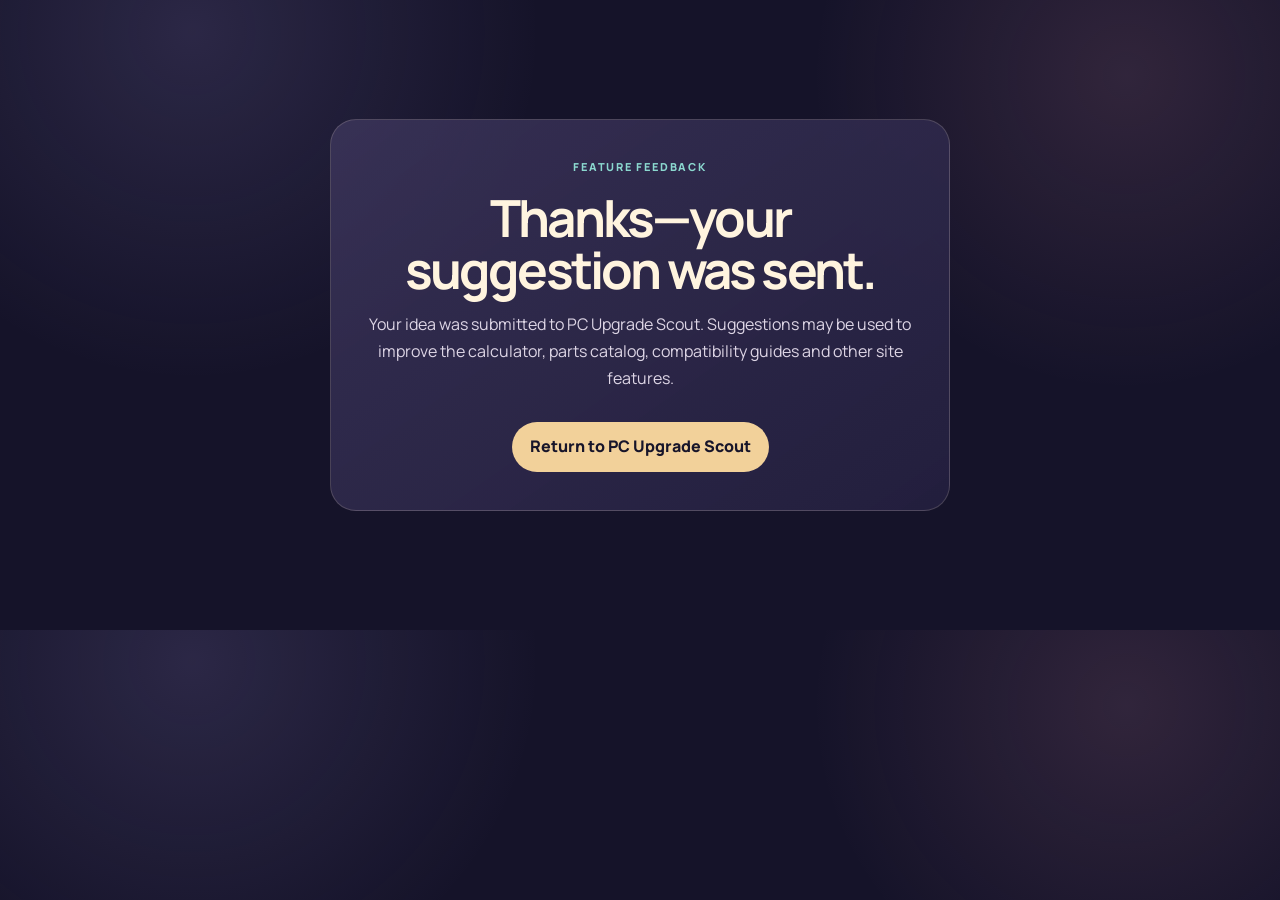
<file: feedback-thanks.html>
<!doctype html><html lang="en"><head><meta charset="utf-8"><meta name="viewport" content="width=device-width,initial-scale=1"><title>Suggestion sent | PC Upgrade Scout</title><meta name="robots" content="noindex,follow"><meta name="theme-color" content="#17152a"><link rel="icon" href="favicon.svg" type="image/svg+xml"><link rel="preconnect" href="https://fonts.googleapis.com"><link rel="preconnect" href="https://fonts.gstatic.com" crossorigin><link href="https://fonts.googleapis.com/css2?family=Manrope:wght@400;600;700;800&display=swap" rel="stylesheet"><link rel="stylesheet" href="hub.css"><script>
  window.va = window.va || function () { (window.vaq = window.vaq || []).push(arguments); };
</script>
<script defer src="https://cdn.vercel-insights.com/v1/script.js"></script><style>.thanks{min-height:70vh;display:grid;place-items:center;padding:70px 20px}.thanks-card{max-width:620px;padding:38px;border:1px solid rgba(241,224,198,.18);border-radius:26px;background:linear-gradient(145deg,rgba(61,54,92,.82),rgba(35,31,62,.96));text-align:center}.thanks-card h1{font-size:clamp(2rem,5vw,3.2rem);margin:.3em 0}.thanks-card p{color:#ddd5e5;line-height:1.7}.thanks-card a{display:inline-block;margin-top:14px;padding:12px 18px;border-radius:999px;background:#f2d19a;color:#17152a;text-decoration:none;font-weight:800}</style></head><body><main class="thanks"><section class="thanks-card"><div class="eyebrow">Feature feedback</div><h1>Thanks—your suggestion was sent.</h1><p>Your idea was submitted to PC Upgrade Scout. Suggestions may be used to improve the calculator, parts catalog, compatibility guides and other site features.</p><a href="index.html">Return to PC Upgrade Scout</a></section></main></body></html>
</file>
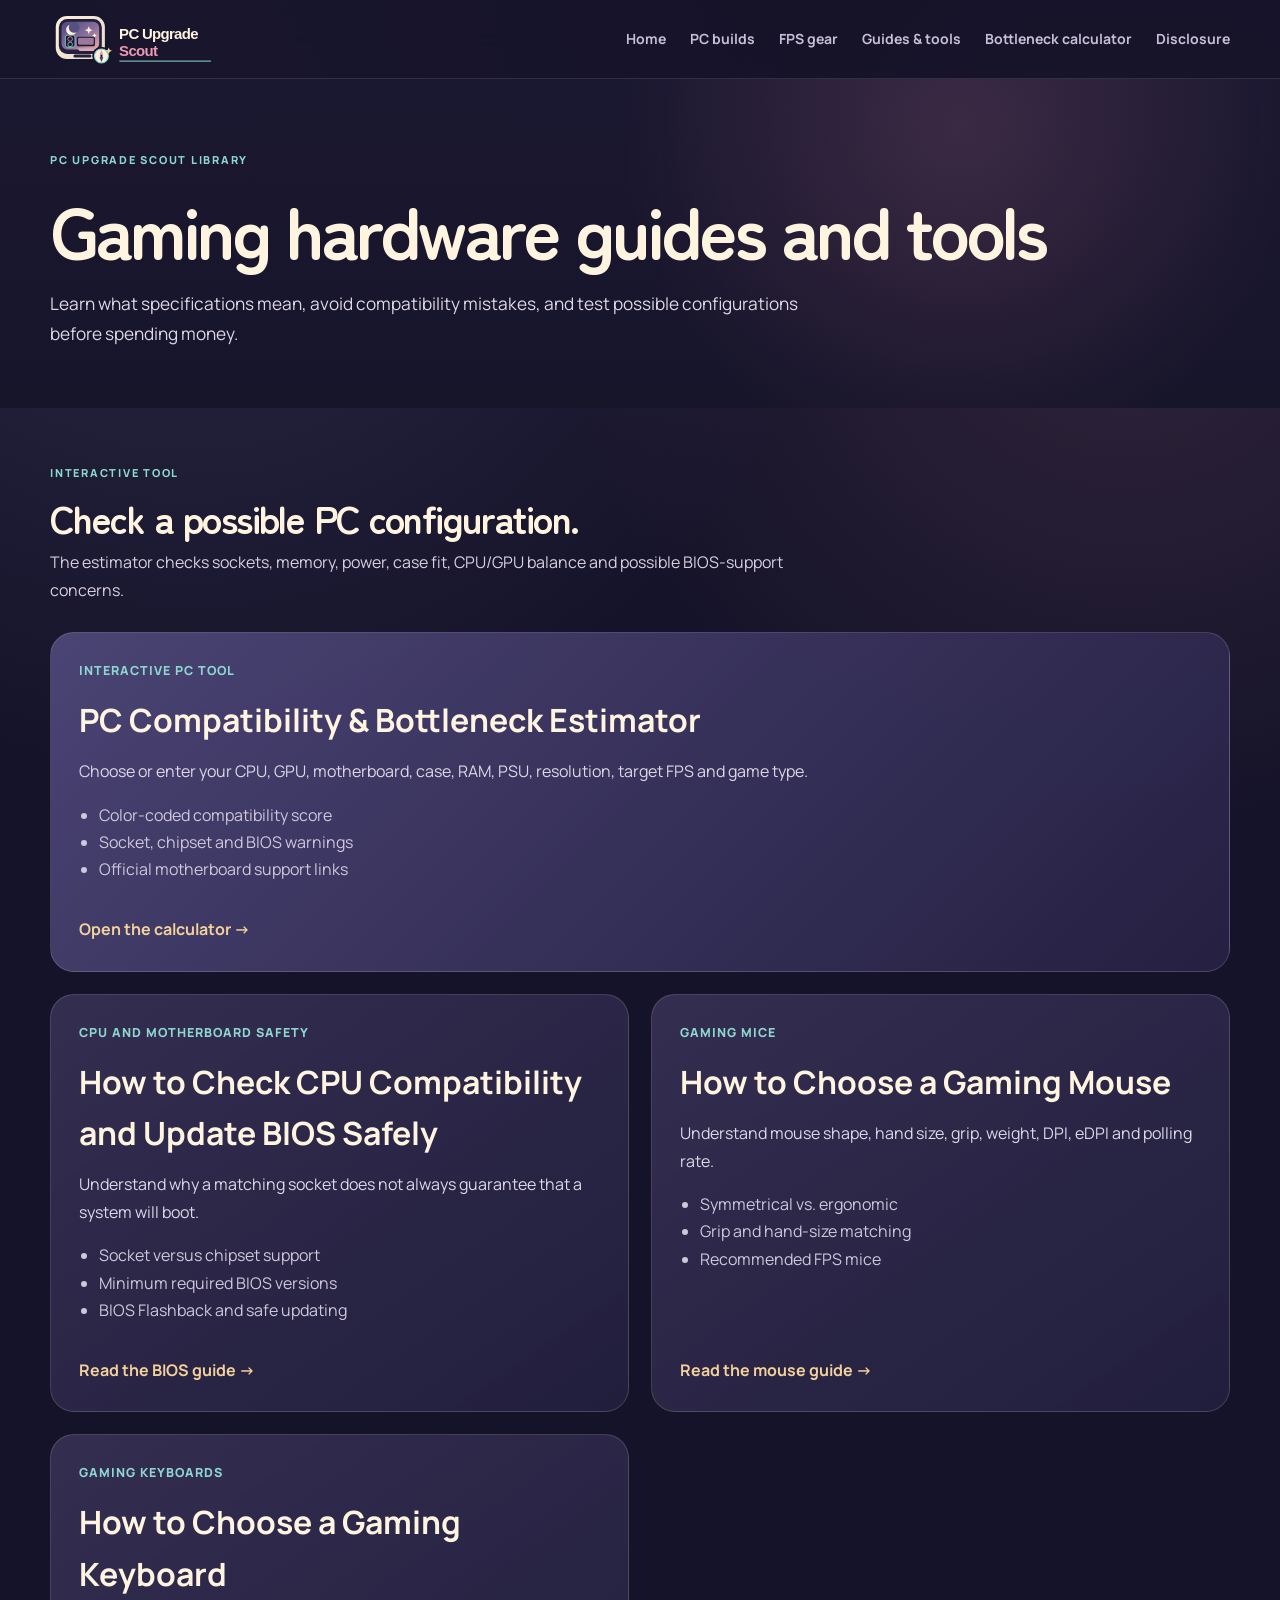
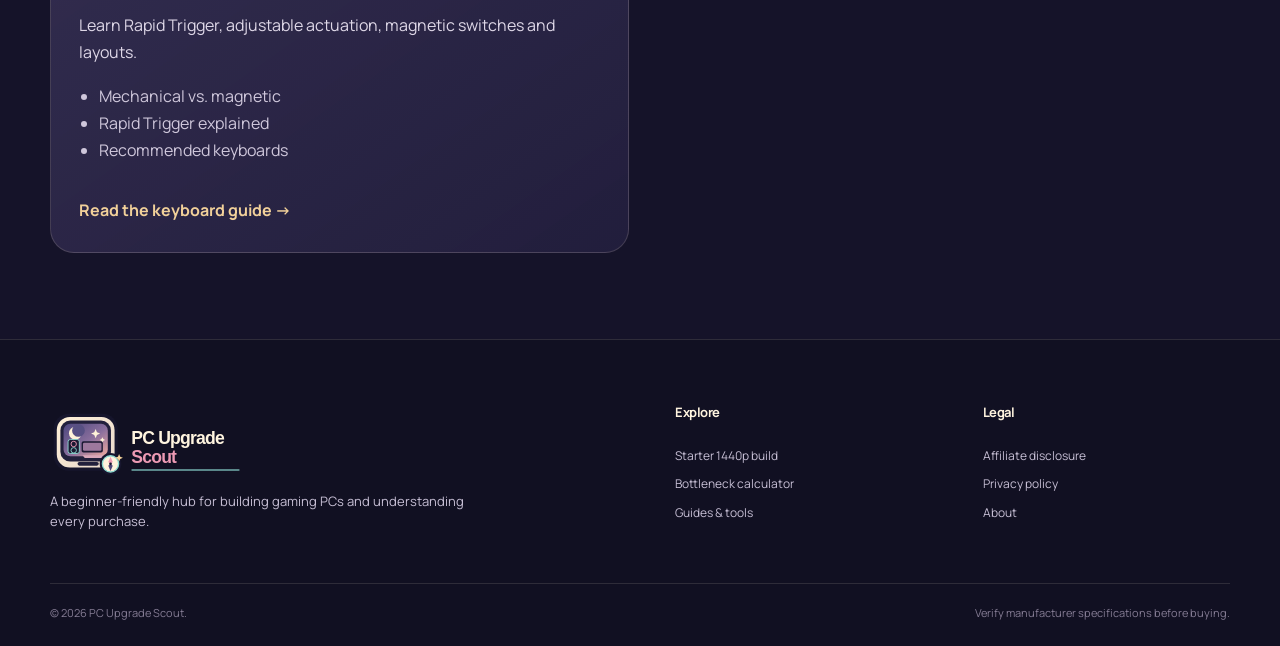
<file: guides.html>
<!doctype html>
<html lang="en">
<head>
<meta charset="utf-8" />
<meta name="viewport" content="width=device-width, initial-scale=1" />
<title>Gaming Hardware Guides & Tools for Beginners | PC Upgrade Scout</title>
<meta name="description" content="Browse beginner gaming hardware guides and tools for PC compatibility, BIOS updates, gaming mice, keyboards, and setup decisions." />
<meta name="robots" content="index,follow,max-image-preview:large,max-snippet:-1" />
<meta name="theme-color" content="#17152a" />
<link rel="canonical" href="https://pc-upgrade-scout.vercel.app/guides.html" />
<link rel="icon" href="favicon.svg" type="image/svg+xml" />
<link rel="preconnect" href="https://fonts.googleapis.com" /><link rel="preconnect" href="https://fonts.gstatic.com" crossorigin />
<link href="https://fonts.googleapis.com/css2?family=Manrope:wght@400;500;600;700;800&family=Zen+Maru+Gothic:wght@500;700&display=swap" rel="stylesheet" />
<link rel="stylesheet" href="hub.css" />
<style>.guides-hero{padding:72px 0 42px;background:radial-gradient(circle at 75% 15%,rgba(215,130,162,.18),transparent 34%),linear-gradient(180deg,#1a1730,#17152a)}.guides-hero h1{font-size:clamp(2.5rem,6vw,4.6rem);line-height:1.03;margin:.3em 0}.guides-hero p{max-width:760px;color:#ded7e7;font-size:1.08rem;line-height:1.75}.guide-library{padding:56px 0 86px}.guide-library h2{font-size:clamp(1.8rem,3vw,2.6rem);margin-bottom:10px}.guide-library-intro{max-width:760px;color:#d8d0e1;line-height:1.75;margin-bottom:28px}.guide-list{display:grid;grid-template-columns:repeat(2,minmax(0,1fr));gap:22px}.guide-card{display:flex;flex-direction:column;min-height:310px;padding:28px;border:1px solid rgba(241,224,198,.16);border-radius:24px;background:linear-gradient(145deg,rgba(61,54,92,.78),rgba(35,31,62,.92));text-decoration:none;color:inherit;transition:transform .2s ease,border-color .2s ease}.guide-card:hover{transform:translateY(-3px);border-color:rgba(215,130,162,.55)}.guide-card.tool{grid-column:1/-1;min-height:0;background:linear-gradient(135deg,rgba(80,73,124,.9),rgba(38,33,67,.94))}.guide-card small{font-size:.78rem;font-weight:800;letter-spacing:.08em;text-transform:uppercase;color:#8ed6d0}.guide-card h3{font-size:clamp(1.45rem,2.6vw,2rem);margin:14px 0 12px}.guide-card p{color:#ded7e7;line-height:1.72;margin:0}.guide-card ul{padding-left:20px;color:#cfc7db;line-height:1.7}.guide-card b{margin-top:auto;padding-top:18px;color:#f2d19a}@media(max-width:760px){.guide-list{grid-template-columns:1fr}.guide-card.tool{grid-column:auto}.guides-hero{padding-top:52px}.guide-card{min-height:0}}</style>
<script type="application/ld+json">{"@context":"https://schema.org","@type":"CollectionPage","name":"Gaming Hardware Guides and Tools","url":"https://pc-upgrade-scout.vercel.app/guides.html","hasPart":[{"@type":"WebApplication","name":"PC Compatibility and Bottleneck Estimator","url":"https://pc-upgrade-scout.vercel.app/pc-compatibility-calculator.html"},{"@type":"TechArticle","name":"How to Check CPU Compatibility and Update BIOS Safely","url":"https://pc-upgrade-scout.vercel.app/cpu-motherboard-bios-compatibility-guide.html"},{"@type":"TechArticle","name":"How to Choose a Gaming Keyboard","url":"https://pc-upgrade-scout.vercel.app/how-to-choose-gaming-keyboard.html"},{"@type":"TechArticle","name":"How to Choose a Gaming Mouse","url":"https://pc-upgrade-scout.vercel.app/how-to-choose-gaming-mouse.html"}]}</script>
<script>
  window.va = window.va || function () { (window.vaq = window.vaq || []).push(arguments); };
</script>
<script defer src="https://cdn.vercel-insights.com/v1/script.js"></script>
</head>
<body>
<a class="skip-link" href="#main">Skip to content</a>
<header class="site-header"><div class="container nav-wrap"><a class="brand" href="index.html"><img src="pc-upgrade-scout-logo.svg" alt="PC Upgrade Scout" width="286" height="78" /></a><button class="menu-button" id="menuButton" aria-expanded="false" aria-controls="mainNav">Menu</button><nav class="main-nav" id="mainNav"><a href="index.html">Home</a><a href="starter-1440p-build.html">PC builds</a><a href="index.html#gear">FPS gear</a><a href="guides.html" aria-current="page">Guides & tools</a><a href="pc-compatibility-calculator.html">Bottleneck calculator</a><a href="affiliate-disclosure.html">Disclosure</a></nav></div></header>
<main id="main"><section class="guides-hero"><div class="container"><div class="eyebrow">PC Upgrade Scout library</div><h1>Gaming hardware guides and tools</h1><p>Learn what specifications mean, avoid compatibility mistakes, and test possible configurations before spending money.</p></div></section>
<section class="guide-library"><div class="container"><div class="eyebrow">Interactive tool</div><h2>Check a possible PC configuration.</h2><p class="guide-library-intro">The estimator checks sockets, memory, power, case fit, CPU/GPU balance and possible BIOS-support concerns.</p><div class="guide-list">
<a class="guide-card tool" href="pc-compatibility-calculator.html"><small>Interactive PC tool</small><h3>PC Compatibility & Bottleneck Estimator</h3><p>Choose or enter your CPU, GPU, motherboard, case, RAM, PSU, resolution, target FPS and game type.</p><ul><li>Color-coded compatibility score</li><li>Socket, chipset and BIOS warnings</li><li>Official motherboard support links</li></ul><b>Open the calculator →</b></a>
<a class="guide-card" href="cpu-motherboard-bios-compatibility-guide.html"><small>CPU and motherboard safety</small><h3>How to Check CPU Compatibility and Update BIOS Safely</h3><p>Understand why a matching socket does not always guarantee that a system will boot.</p><ul><li>Socket versus chipset support</li><li>Minimum required BIOS versions</li><li>BIOS Flashback and safe updating</li></ul><b>Read the BIOS guide →</b></a>
<a class="guide-card" href="how-to-choose-gaming-mouse.html"><small>Gaming mice</small><h3>How to Choose a Gaming Mouse</h3><p>Understand mouse shape, hand size, grip, weight, DPI, eDPI and polling rate.</p><ul><li>Symmetrical vs. ergonomic</li><li>Grip and hand-size matching</li><li>Recommended FPS mice</li></ul><b>Read the mouse guide →</b></a>
<a class="guide-card" href="how-to-choose-gaming-keyboard.html"><small>Gaming keyboards</small><h3>How to Choose a Gaming Keyboard</h3><p>Learn Rapid Trigger, adjustable actuation, magnetic switches and layouts.</p><ul><li>Mechanical vs. magnetic</li><li>Rapid Trigger explained</li><li>Recommended keyboards</li></ul><b>Read the keyboard guide →</b></a>
</div></div></section></main>
<footer class="site-footer"><div class="container footer-grid"><div class="footer-brand"><img src="pc-upgrade-scout-logo.svg" alt="PC Upgrade Scout" width="286" height="78" /><p>A beginner-friendly hub for building gaming PCs and understanding every purchase.</p></div><div><h2>Explore</h2><a href="starter-1440p-build.html">Starter 1440p build</a><a href="pc-compatibility-calculator.html">Bottleneck calculator</a><a href="guides.html">Guides & tools</a></div><div><h2>Legal</h2><a href="affiliate-disclosure.html">Affiliate disclosure</a><a href="privacy.html">Privacy policy</a><a href="about.html">About</a></div></div><div class="container footer-bottom"><span>© <span id="currentYear"></span> PC Upgrade Scout.</span><span>Verify manufacturer specifications before buying.</span></div></footer>
<script>const menuButton=document.getElementById('menuButton'),mainNav=document.getElementById('mainNav');menuButton.addEventListener('click',()=>{const open=mainNav.classList.toggle('open');menuButton.setAttribute('aria-expanded',String(open))});mainNav.addEventListener('click',e=>{if(e.target.matches('a')){mainNav.classList.remove('open');menuButton.setAttribute('aria-expanded','false')}});document.getElementById('currentYear').textContent=new Date().getFullYear();</script>
</body></html>
</file>
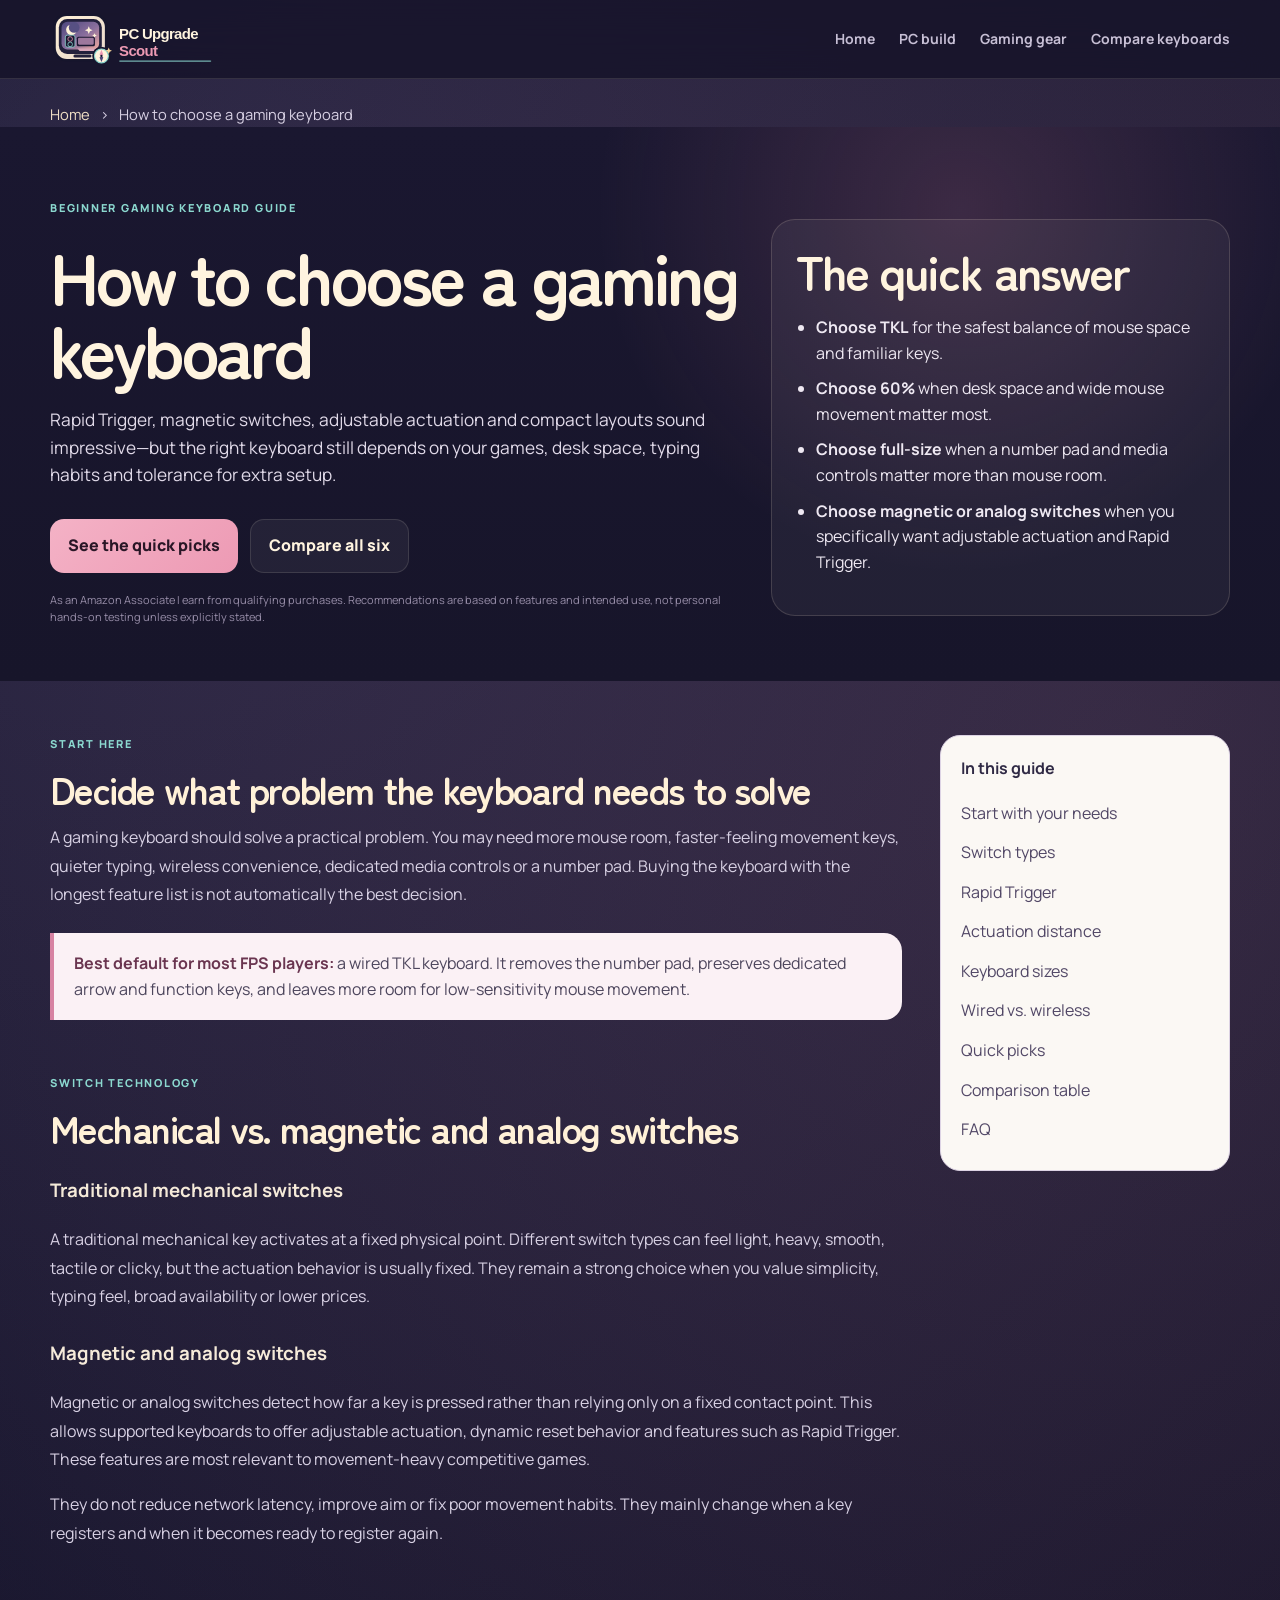
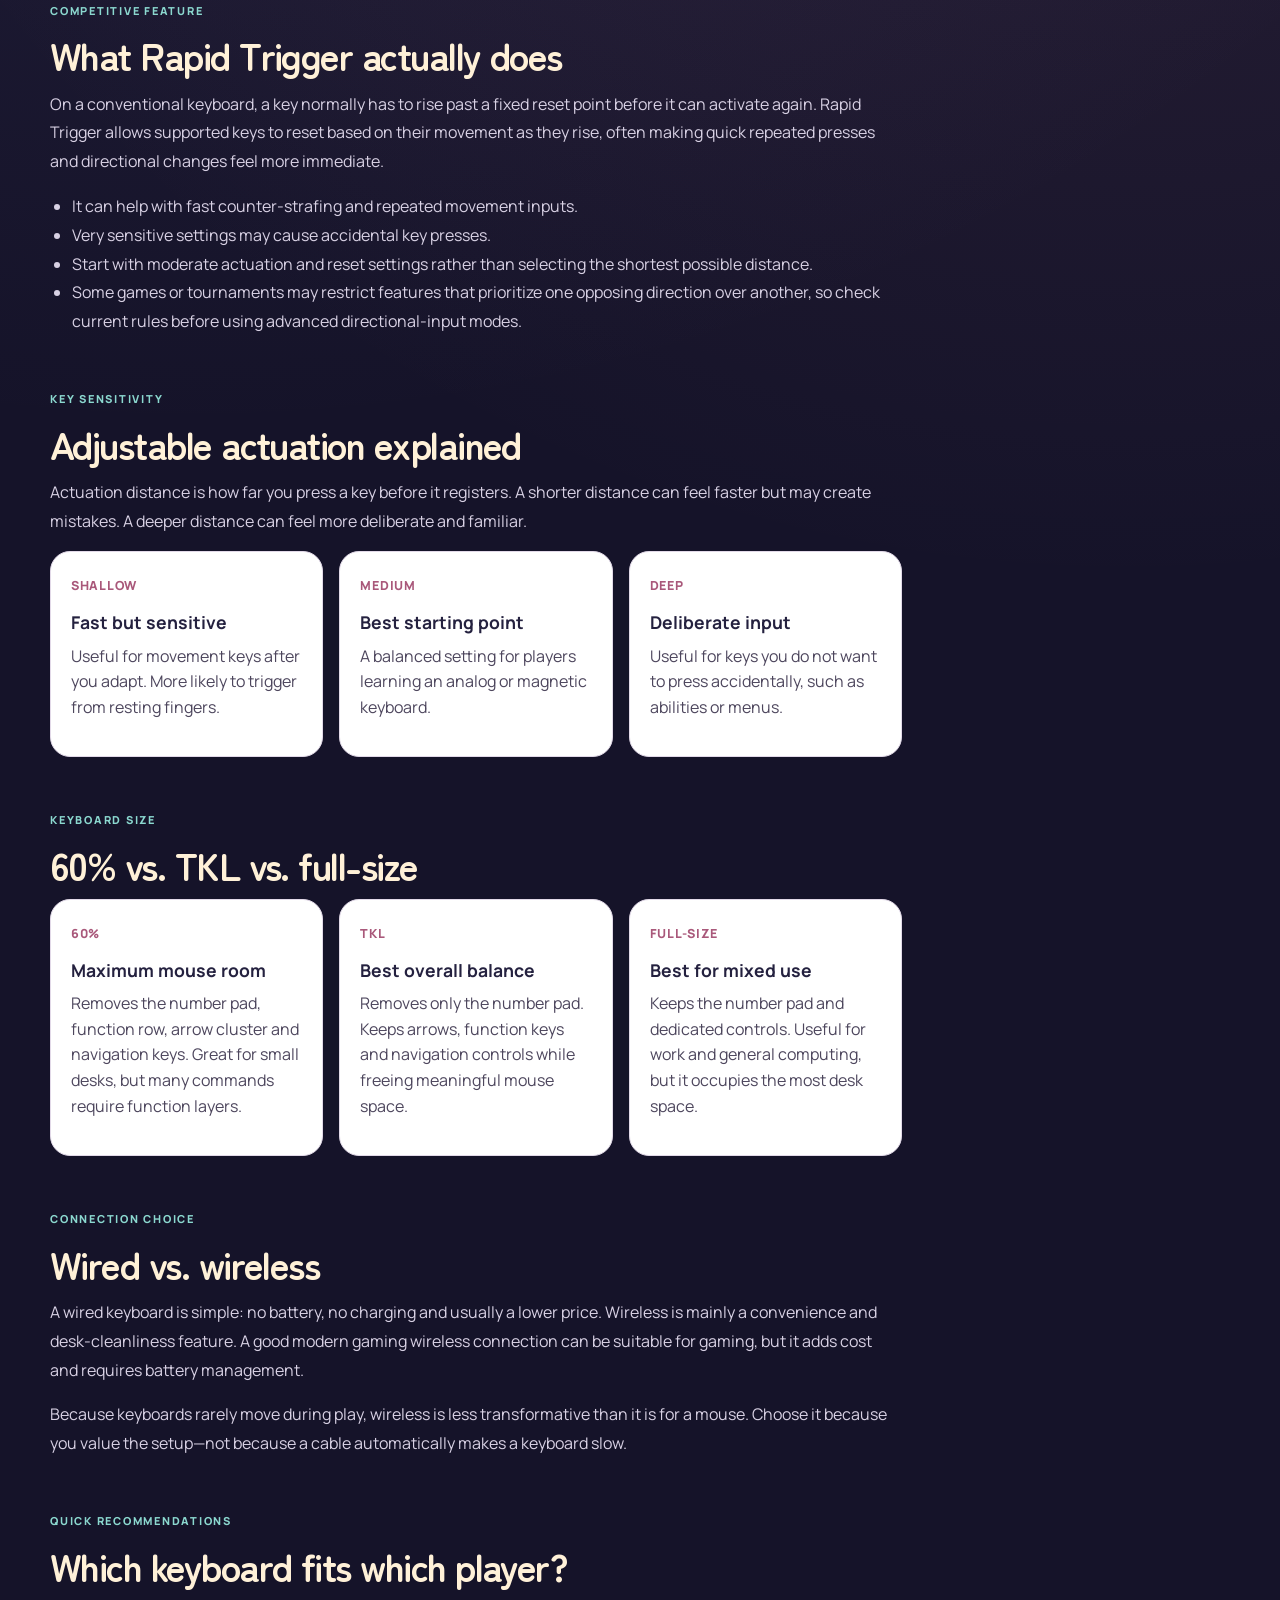
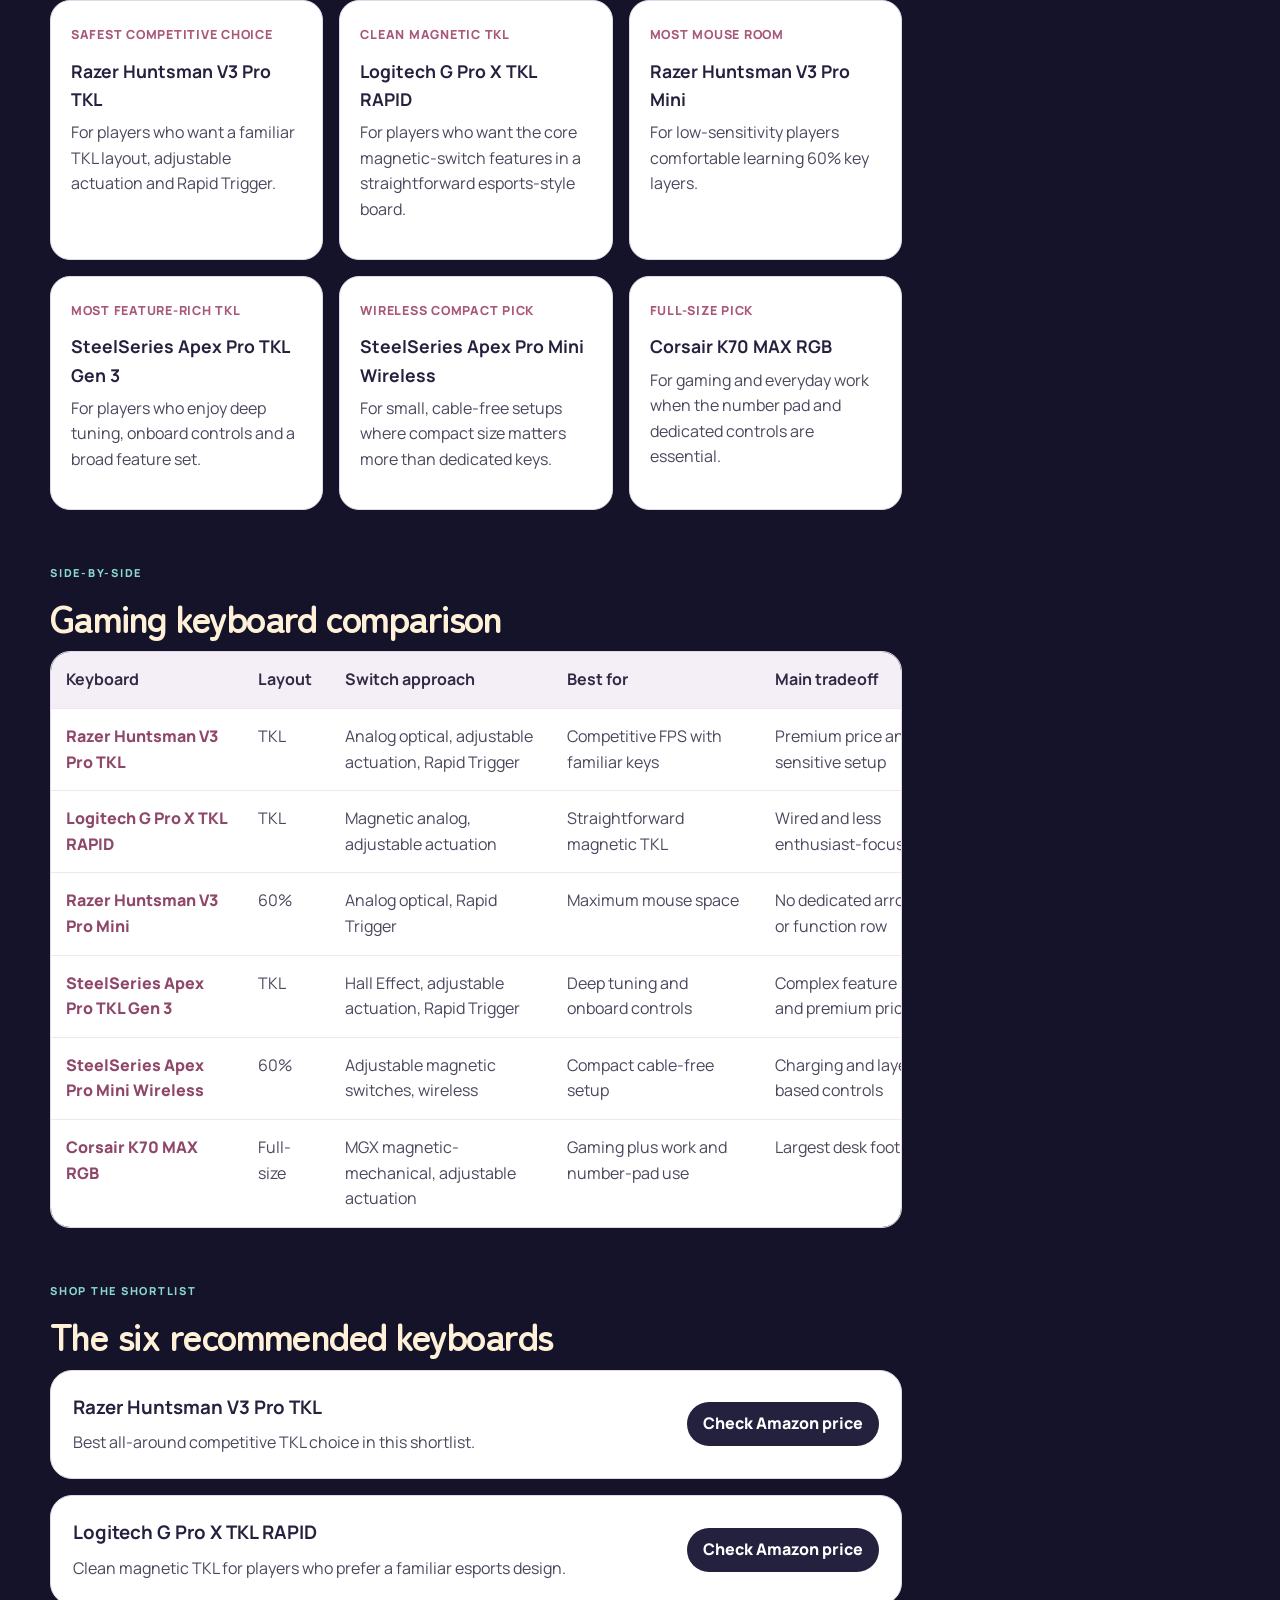
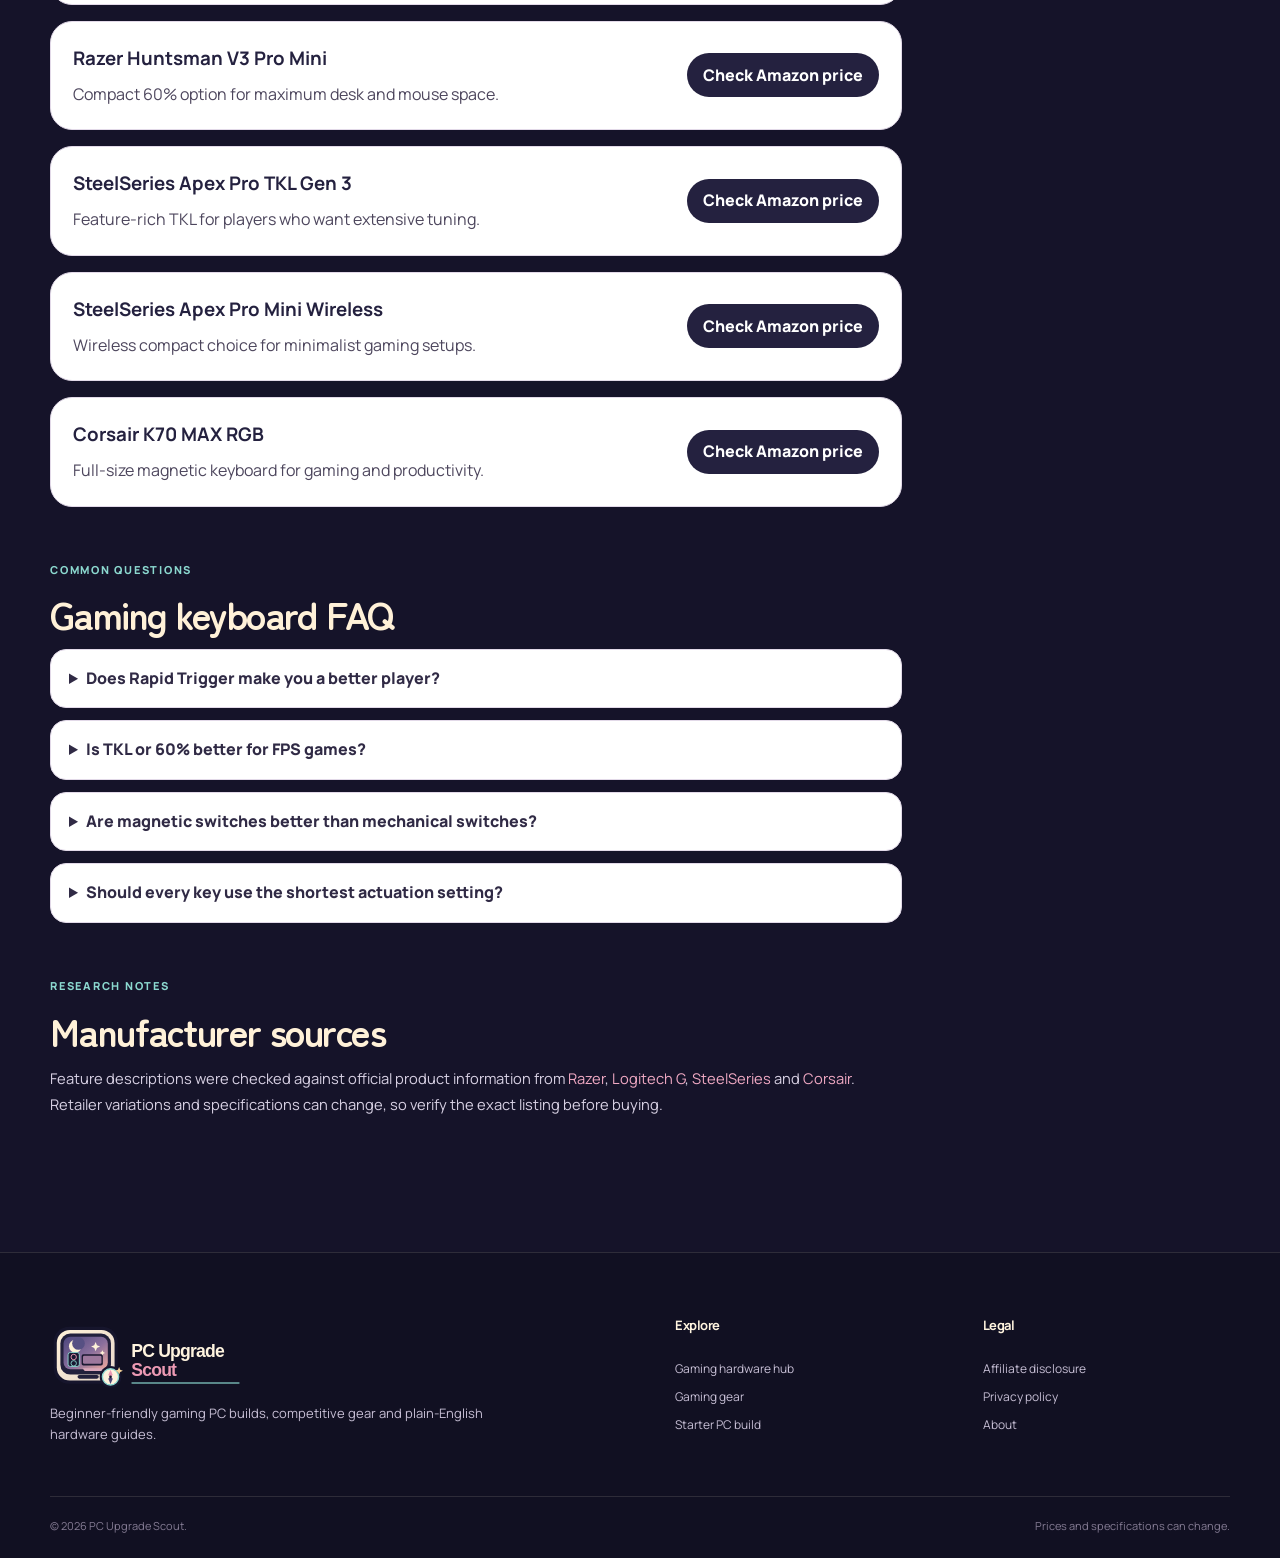
<file: how-to-choose-gaming-keyboard.html>
<!doctype html>
<html lang="en">
<head>
  <meta charset="utf-8"/>
  <meta name="viewport" content="width=device-width,initial-scale=1"/>
  <title>How to Choose a Gaming Keyboard: Rapid Trigger, Layouts & Picks | PC Upgrade Scout</title>
  <meta name="description" content="Learn how to choose a gaming keyboard, including Rapid Trigger, magnetic switches, adjustable actuation, 60% vs TKL vs full-size layouts, and six recommended models."/>
  <meta name="robots" content="index,follow,max-image-preview:large,max-snippet:-1"/>
  <meta name="theme-color" content="#17152a"/>
  <link rel="canonical" href="https://pc-upgrade-scout.vercel.app/how-to-choose-gaming-keyboard.html"/>
  <link rel="icon" href="favicon.svg" type="image/svg+xml"/>
  <meta property="og:type" content="article"/>
  <meta property="og:site_name" content="PC Upgrade Scout"/>
  <meta property="og:title" content="How to Choose a Gaming Keyboard"/>
  <meta property="og:description" content="Rapid Trigger, magnetic switches, keyboard sizes, wired vs wireless, and six beginner-friendly recommendations explained."/>
  <meta property="og:url" content="https://pc-upgrade-scout.vercel.app/how-to-choose-gaming-keyboard.html"/>
  <link rel="preconnect" href="https://fonts.googleapis.com"/>
  <link rel="preconnect" href="https://fonts.gstatic.com" crossorigin/>
  <link href="https://fonts.googleapis.com/css2?family=Manrope:wght@400;500;600;700;800&family=Zen+Maru+Gothic:wght@500;700&display=swap" rel="stylesheet"/>
  <link rel="stylesheet" href="hub.css"/>
  <link rel="stylesheet" href="guide.css"/>
  <script type="application/ld+json">{"@context":"https://schema.org","@graph":[{"@type":"TechArticle","headline":"How to Choose a Gaming Keyboard","description":"A beginner-friendly guide to Rapid Trigger, magnetic switches, adjustable actuation, keyboard layouts, and gaming keyboard recommendations.","datePublished":"2026-08-01","dateModified":"2026-08-01","author":{"@type":"Organization","name":"PC Upgrade Scout"},"publisher":{"@type":"Organization","name":"PC Upgrade Scout","logo":{"@type":"ImageObject","url":"https://pc-upgrade-scout.vercel.app/pc-upgrade-scout-logo.svg"}},"mainEntityOfPage":"https://pc-upgrade-scout.vercel.app/how-to-choose-gaming-keyboard.html"},{"@type":"BreadcrumbList","itemListElement":[{"@type":"ListItem","position":1,"name":"PC Upgrade Scout","item":"https://pc-upgrade-scout.vercel.app/"},{"@type":"ListItem","position":2,"name":"How to Choose a Gaming Keyboard","item":"https://pc-upgrade-scout.vercel.app/how-to-choose-gaming-keyboard.html"}]},{"@type":"FAQPage","mainEntity":[{"@type":"Question","name":"Does Rapid Trigger make you a better player?","acceptedAnswer":{"@type":"Answer","text":"Rapid Trigger can make repeated movement inputs reset sooner, but it does not replace aim, positioning, timing, or practice."}},{"@type":"Question","name":"Is TKL or 60% better for FPS games?","acceptedAnswer":{"@type":"Answer","text":"TKL is easier for most players because it keeps arrow and function keys. A 60% board creates more mouse space but relies more heavily on key layers."}},{"@type":"Question","name":"Are magnetic switches better than mechanical switches?","acceptedAnswer":{"@type":"Answer","text":"Magnetic switches offer adjustable actuation and dynamic reset features, while traditional mechanical switches can be simpler, cheaper, and more familiar for general use."}}]}]}</script>
  <script>
    window.va = window.va || function () { (window.vaq = window.vaq || []).push(arguments); };
  </script>
  <script defer src="https://cdn.vercel-insights.com/v1/script.js"></script>
</head>
<body>
<a class="skip-link" href="#main">Skip to content</a>
<header class="site-header"><div class="container nav-wrap"><a class="brand" href="index.html" aria-label="PC Upgrade Scout home"><img src="pc-upgrade-scout-logo.svg" alt="PC Upgrade Scout" width="286" height="78"/></a><button class="menu-button" id="menuButton" aria-expanded="false" aria-controls="mainNav">Menu</button><nav class="main-nav" id="mainNav" aria-label="Primary navigation"><a href="index.html">Home</a><a href="starter-1440p-build.html">PC build</a><a href="index.html#gear">Gaming gear</a><a href="#comparison">Compare keyboards</a></nav></div></header>
<main id="main">
<nav class="container breadcrumb" aria-label="Breadcrumb"><a href="index.html">Home</a><span aria-hidden="true">›</span><span>How to choose a gaming keyboard</span></nav>
<section class="guide-hero"><div class="container guide-hero-grid"><div><div class="eyebrow">Beginner gaming keyboard guide</div><h1>How to choose a gaming keyboard</h1><p>Rapid Trigger, magnetic switches, adjustable actuation and compact layouts sound impressive—but the right keyboard still depends on your games, desk space, typing habits and tolerance for extra setup.</p><div class="hero-actions"><a class="button primary" href="#quick-picks">See the quick picks</a><a class="button secondary" href="#comparison">Compare all six</a></div><p class="affiliate-note">As an Amazon Associate I earn from qualifying purchases. Recommendations are based on features and intended use, not personal hands-on testing unless explicitly stated.</p></div><aside class="guide-summary"><h2>The quick answer</h2><ul><li><strong>Choose TKL</strong> for the safest balance of mouse space and familiar keys.</li><li><strong>Choose 60%</strong> when desk space and wide mouse movement matter most.</li><li><strong>Choose full-size</strong> when a number pad and media controls matter more than mouse room.</li><li><strong>Choose magnetic or analog switches</strong> when you specifically want adjustable actuation and Rapid Trigger.</li></ul></aside></div></section>
<section class="article-shell"><div class="container article-layout"><article class="article-body">
<section id="first"><div class="eyebrow">Start here</div><h2>Decide what problem the keyboard needs to solve</h2><p>A gaming keyboard should solve a practical problem. You may need more mouse room, faster-feeling movement keys, quieter typing, wireless convenience, dedicated media controls or a number pad. Buying the keyboard with the longest feature list is not automatically the best decision.</p><div class="callout"><strong>Best default for most FPS players:</strong> a wired TKL keyboard. It removes the number pad, preserves dedicated arrow and function keys, and leaves more room for low-sensitivity mouse movement.</div></section>
<section id="switches"><div class="eyebrow">Switch technology</div><h2>Mechanical vs. magnetic and analog switches</h2><h3>Traditional mechanical switches</h3><p>A traditional mechanical key activates at a fixed physical point. Different switch types can feel light, heavy, smooth, tactile or clicky, but the actuation behavior is usually fixed. They remain a strong choice when you value simplicity, typing feel, broad availability or lower prices.</p><h3>Magnetic and analog switches</h3><p>Magnetic or analog switches detect how far a key is pressed rather than relying only on a fixed contact point. This allows supported keyboards to offer adjustable actuation, dynamic reset behavior and features such as Rapid Trigger. These features are most relevant to movement-heavy competitive games.</p><p>They do not reduce network latency, improve aim or fix poor movement habits. They mainly change when a key registers and when it becomes ready to register again.</p></section>
<section id="rapid-trigger"><div class="eyebrow">Competitive feature</div><h2>What Rapid Trigger actually does</h2><p>On a conventional keyboard, a key normally has to rise past a fixed reset point before it can activate again. Rapid Trigger allows supported keys to reset based on their movement as they rise, often making quick repeated presses and directional changes feel more immediate.</p><ul><li>It can help with fast counter-strafing and repeated movement inputs.</li><li>Very sensitive settings may cause accidental key presses.</li><li>Start with moderate actuation and reset settings rather than selecting the shortest possible distance.</li><li>Some games or tournaments may restrict features that prioritize one opposing direction over another, so check current rules before using advanced directional-input modes.</li></ul></section>
<section id="actuation"><div class="eyebrow">Key sensitivity</div><h2>Adjustable actuation explained</h2><p>Actuation distance is how far you press a key before it registers. A shorter distance can feel faster but may create mistakes. A deeper distance can feel more deliberate and familiar.</p><div class="layout-grid"><div class="layout-card"><span>Shallow</span><b>Fast but sensitive</b><p>Useful for movement keys after you adapt. More likely to trigger from resting fingers.</p></div><div class="layout-card"><span>Medium</span><b>Best starting point</b><p>A balanced setting for players learning an analog or magnetic keyboard.</p></div><div class="layout-card"><span>Deep</span><b>Deliberate input</b><p>Useful for keys you do not want to press accidentally, such as abilities or menus.</p></div></div></section>
<section id="layouts"><div class="eyebrow">Keyboard size</div><h2>60% vs. TKL vs. full-size</h2><div class="layout-grid"><div class="layout-card"><span>60%</span><b>Maximum mouse room</b><p>Removes the number pad, function row, arrow cluster and navigation keys. Great for small desks, but many commands require function layers.</p></div><div class="layout-card"><span>TKL</span><b>Best overall balance</b><p>Removes only the number pad. Keeps arrows, function keys and navigation controls while freeing meaningful mouse space.</p></div><div class="layout-card"><span>Full-size</span><b>Best for mixed use</b><p>Keeps the number pad and dedicated controls. Useful for work and general computing, but it occupies the most desk space.</p></div></div></section>
<section id="connection"><div class="eyebrow">Connection choice</div><h2>Wired vs. wireless</h2><p>A wired keyboard is simple: no battery, no charging and usually a lower price. Wireless is mainly a convenience and desk-cleanliness feature. A good modern gaming wireless connection can be suitable for gaming, but it adds cost and requires battery management.</p><p>Because keyboards rarely move during play, wireless is less transformative than it is for a mouse. Choose it because you value the setup—not because a cable automatically makes a keyboard slow.</p></section>
<section id="quick-picks"><div class="eyebrow">Quick recommendations</div><h2>Which keyboard fits which player?</h2><div class="pick-grid"><div class="pick-card"><span>Safest competitive choice</span><b>Razer Huntsman V3 Pro TKL</b><p>For players who want a familiar TKL layout, adjustable actuation and Rapid Trigger.</p></div><div class="pick-card"><span>Clean magnetic TKL</span><b>Logitech G Pro X TKL RAPID</b><p>For players who want the core magnetic-switch features in a straightforward esports-style board.</p></div><div class="pick-card"><span>Most mouse room</span><b>Razer Huntsman V3 Pro Mini</b><p>For low-sensitivity players comfortable learning 60% key layers.</p></div><div class="pick-card"><span>Most feature-rich TKL</span><b>SteelSeries Apex Pro TKL Gen 3</b><p>For players who enjoy deep tuning, onboard controls and a broad feature set.</p></div><div class="pick-card"><span>Wireless compact pick</span><b>SteelSeries Apex Pro Mini Wireless</b><p>For small, cable-free setups where compact size matters more than dedicated keys.</p></div><div class="pick-card"><span>Full-size pick</span><b>Corsair K70 MAX RGB</b><p>For gaming and everyday work when the number pad and dedicated controls are essential.</p></div></div></section>
<section id="comparison"><div class="eyebrow">Side-by-side</div><h2>Gaming keyboard comparison</h2><div class="table-wrap"><table class="comparison"><thead><tr><th>Keyboard</th><th>Layout</th><th>Switch approach</th><th>Best for</th><th>Main tradeoff</th></tr></thead><tbody><tr><td><a href="https://amzn.to/4yNBpDn" target="_blank" rel="sponsored nofollow noopener">Razer Huntsman V3 Pro TKL</a></td><td>TKL</td><td>Analog optical, adjustable actuation, Rapid Trigger</td><td>Competitive FPS with familiar keys</td><td>Premium price and sensitive setup</td></tr><tr><td><a href="https://amzn.to/4q1fZ1p" target="_blank" rel="sponsored nofollow noopener">Logitech G Pro X TKL RAPID</a></td><td>TKL</td><td>Magnetic analog, adjustable actuation</td><td>Straightforward magnetic TKL</td><td>Wired and less enthusiast-focused</td></tr><tr><td><a href="https://amzn.to/3RtWMsx" target="_blank" rel="sponsored nofollow noopener">Razer Huntsman V3 Pro Mini</a></td><td>60%</td><td>Analog optical, Rapid Trigger</td><td>Maximum mouse space</td><td>No dedicated arrows or function row</td></tr><tr><td><a href="https://amzn.to/4wA20SR" target="_blank" rel="sponsored nofollow noopener">SteelSeries Apex Pro TKL Gen 3</a></td><td>TKL</td><td>Hall Effect, adjustable actuation, Rapid Trigger</td><td>Deep tuning and onboard controls</td><td>Complex feature set and premium price</td></tr><tr><td><a href="https://amzn.to/4xcDzdT" target="_blank" rel="sponsored nofollow noopener">SteelSeries Apex Pro Mini Wireless</a></td><td>60%</td><td>Adjustable magnetic switches, wireless</td><td>Compact cable-free setup</td><td>Charging and layer-based controls</td></tr><tr><td><a href="https://amzn.to/45376L5" target="_blank" rel="sponsored nofollow noopener">Corsair K70 MAX RGB</a></td><td>Full-size</td><td>MGX magnetic-mechanical, adjustable actuation</td><td>Gaming plus work and number-pad use</td><td>Largest desk footprint</td></tr></tbody></table></div></section>
<section id="buy"><div class="eyebrow">Shop the shortlist</div><h2>The six recommended keyboards</h2><div class="buy-list"><div class="buy-card"><div><h3>Razer Huntsman V3 Pro TKL</h3><p>Best all-around competitive TKL choice in this shortlist.</p></div><a href="https://amzn.to/4yNBpDn" target="_blank" rel="sponsored nofollow noopener">Check Amazon price</a></div><div class="buy-card"><div><h3>Logitech G Pro X TKL RAPID</h3><p>Clean magnetic TKL for players who prefer a familiar esports design.</p></div><a href="https://amzn.to/4q1fZ1p" target="_blank" rel="sponsored nofollow noopener">Check Amazon price</a></div><div class="buy-card"><div><h3>Razer Huntsman V3 Pro Mini</h3><p>Compact 60% option for maximum desk and mouse space.</p></div><a href="https://amzn.to/3RtWMsx" target="_blank" rel="sponsored nofollow noopener">Check Amazon price</a></div><div class="buy-card"><div><h3>SteelSeries Apex Pro TKL Gen 3</h3><p>Feature-rich TKL for players who want extensive tuning.</p></div><a href="https://amzn.to/4wA20SR" target="_blank" rel="sponsored nofollow noopener">Check Amazon price</a></div><div class="buy-card"><div><h3>SteelSeries Apex Pro Mini Wireless</h3><p>Wireless compact choice for minimalist gaming setups.</p></div><a href="https://amzn.to/4xcDzdT" target="_blank" rel="sponsored nofollow noopener">Check Amazon price</a></div><div class="buy-card"><div><h3>Corsair K70 MAX RGB</h3><p>Full-size magnetic keyboard for gaming and productivity.</p></div><a href="https://amzn.to/45376L5" target="_blank" rel="sponsored nofollow noopener">Check Amazon price</a></div></div></section>
<section class="faq" id="faq"><div class="eyebrow">Common questions</div><h2>Gaming keyboard FAQ</h2><details><summary>Does Rapid Trigger make you a better player?</summary><p>It can make repeated movement inputs reset sooner, but it cannot replace aim, positioning, game knowledge or practice.</p></details><details><summary>Is TKL or 60% better for FPS games?</summary><p>TKL is the safer recommendation for most people because it keeps dedicated arrow and function keys. Choose 60% when maximum mouse space is worth learning secondary key layers.</p></details><details><summary>Are magnetic switches better than mechanical switches?</summary><p>They offer more input tuning and dynamic-reset features. Traditional mechanical switches may still be better when you prefer simplicity, a particular typing feel or a lower price.</p></details><details><summary>Should every key use the shortest actuation setting?</summary><p>No. Extremely short actuation can create accidental inputs. Use sensitive settings selectively and increase the distance for keys you press unintentionally.</p></details></section>
<section id="sources"><div class="eyebrow">Research notes</div><h2>Manufacturer sources</h2><p class="source-list">Feature descriptions were checked against official product information from <a href="https://www.razer.com/gaming-keyboards/razer-huntsman-v3-pro-tenkeyless" target="_blank" rel="noopener">Razer</a>, <a href="https://www.logitechg.com/en-gb/products/gaming-keyboards/pro-x-tkl-rapid.920-013231.html" target="_blank" rel="noopener">Logitech G</a>, <a href="https://steelseries.com/gaming-keyboards/apex-pro-gen-3?keyboardSize=tkl" target="_blank" rel="noopener">SteelSeries</a> and <a href="https://www.corsair.com/us/en/p/keyboards/ch-910961g-na/k70-max-rgb-magnetic-mechanical-gaming-keyboard-adjustable-corsair-mgx-switches-steel-grey-ch-910961g-na" target="_blank" rel="noopener">Corsair</a>. Retailer variations and specifications can change, so verify the exact listing before buying.</p></section>
</article><aside class="toc" aria-label="Guide contents"><strong>In this guide</strong><a href="#first">Start with your needs</a><a href="#switches">Switch types</a><a href="#rapid-trigger">Rapid Trigger</a><a href="#actuation">Actuation distance</a><a href="#layouts">Keyboard sizes</a><a href="#connection">Wired vs. wireless</a><a href="#quick-picks">Quick picks</a><a href="#comparison">Comparison table</a><a href="#faq">FAQ</a></aside></div></section>
</main>
<footer class="site-footer"><div class="container footer-grid"><div class="footer-brand"><img src="pc-upgrade-scout-logo.svg" alt="PC Upgrade Scout" width="286" height="78"/><p>Beginner-friendly gaming PC builds, competitive gear and plain-English hardware guides.</p></div><div><h2>Explore</h2><a href="index.html">Gaming hardware hub</a><a href="index.html#gear">Gaming gear</a><a href="starter-1440p-build.html">Starter PC build</a></div><div><h2>Legal</h2><a href="affiliate-disclosure.html">Affiliate disclosure</a><a href="privacy.html">Privacy policy</a><a href="about.html">About</a></div></div><div class="container footer-bottom"><span>© 2026 PC Upgrade Scout.</span><span>Prices and specifications can change.</span></div></footer>
<script>const m=document.getElementById("menuButton"),n=document.getElementById("mainNav");m.addEventListener("click",()=>{const o=n.classList.toggle("open");m.setAttribute("aria-expanded",String(o))});</script>
</body></html>
</file>
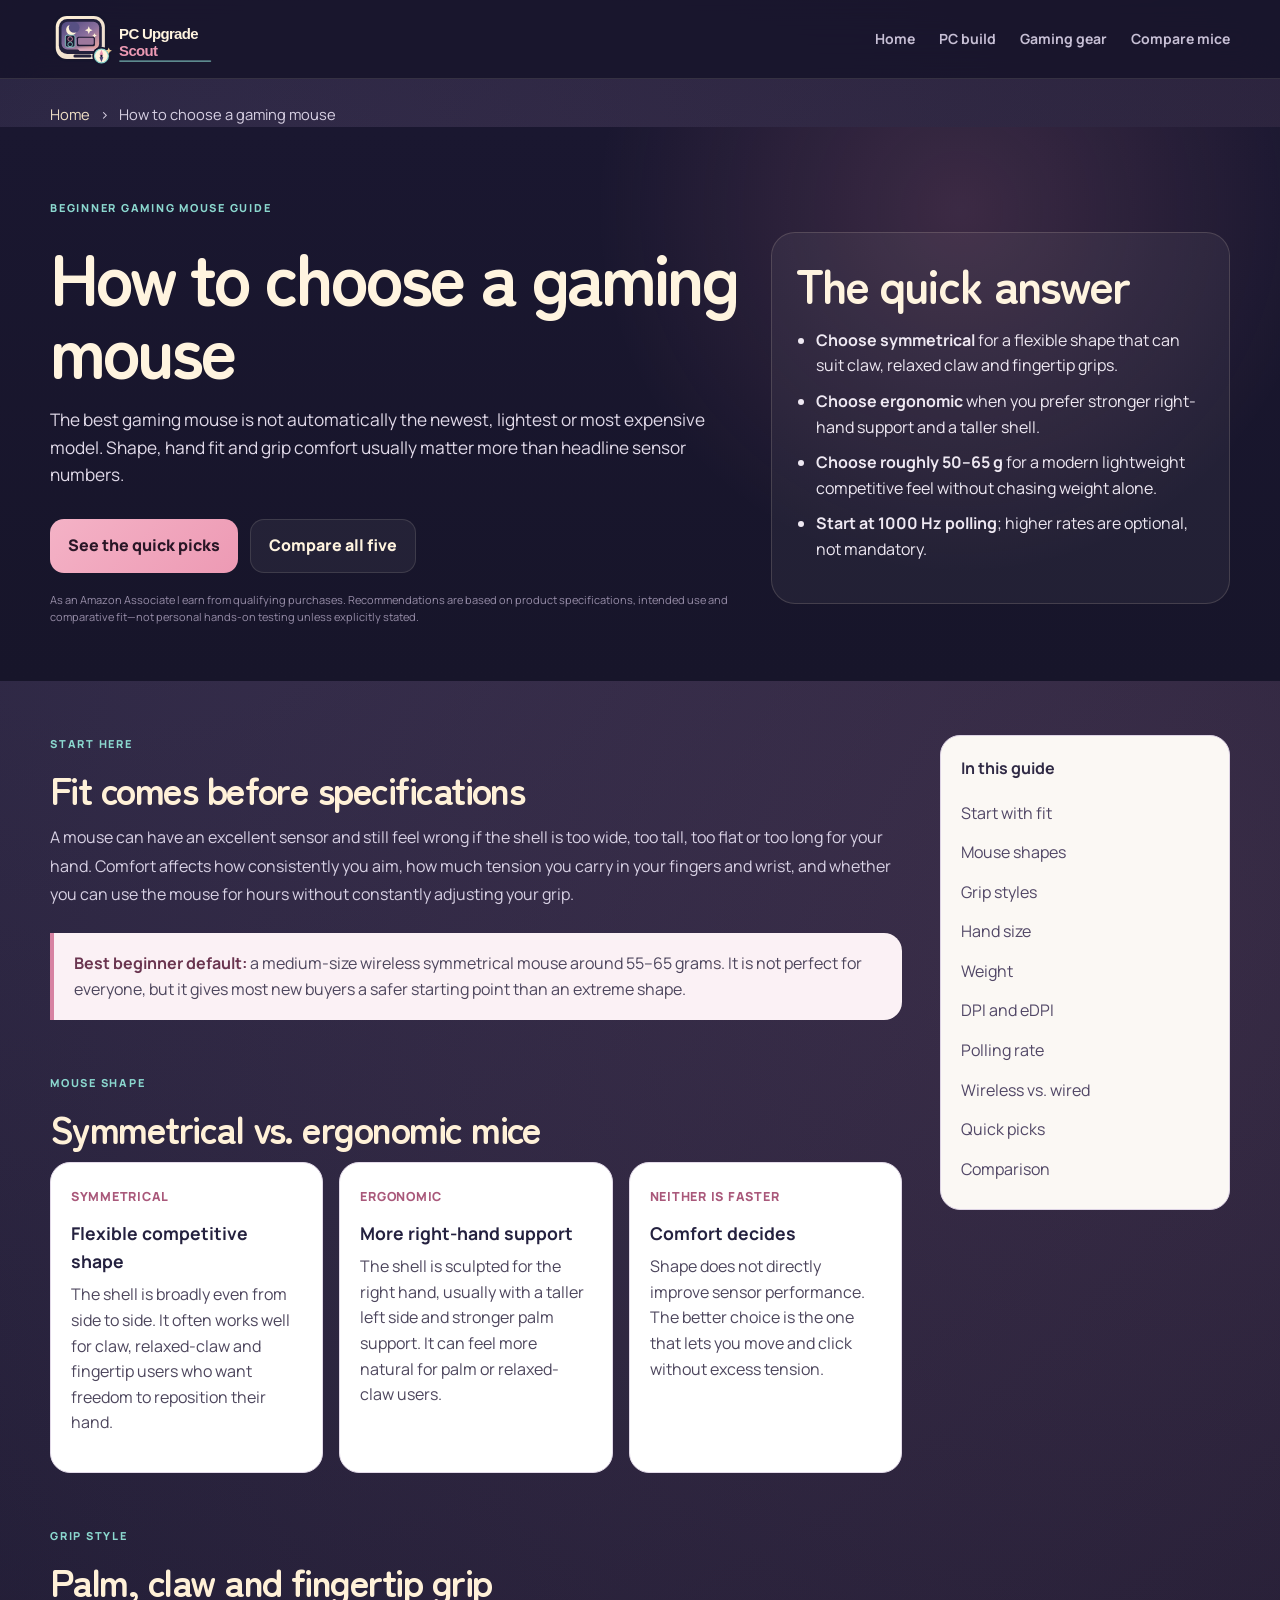
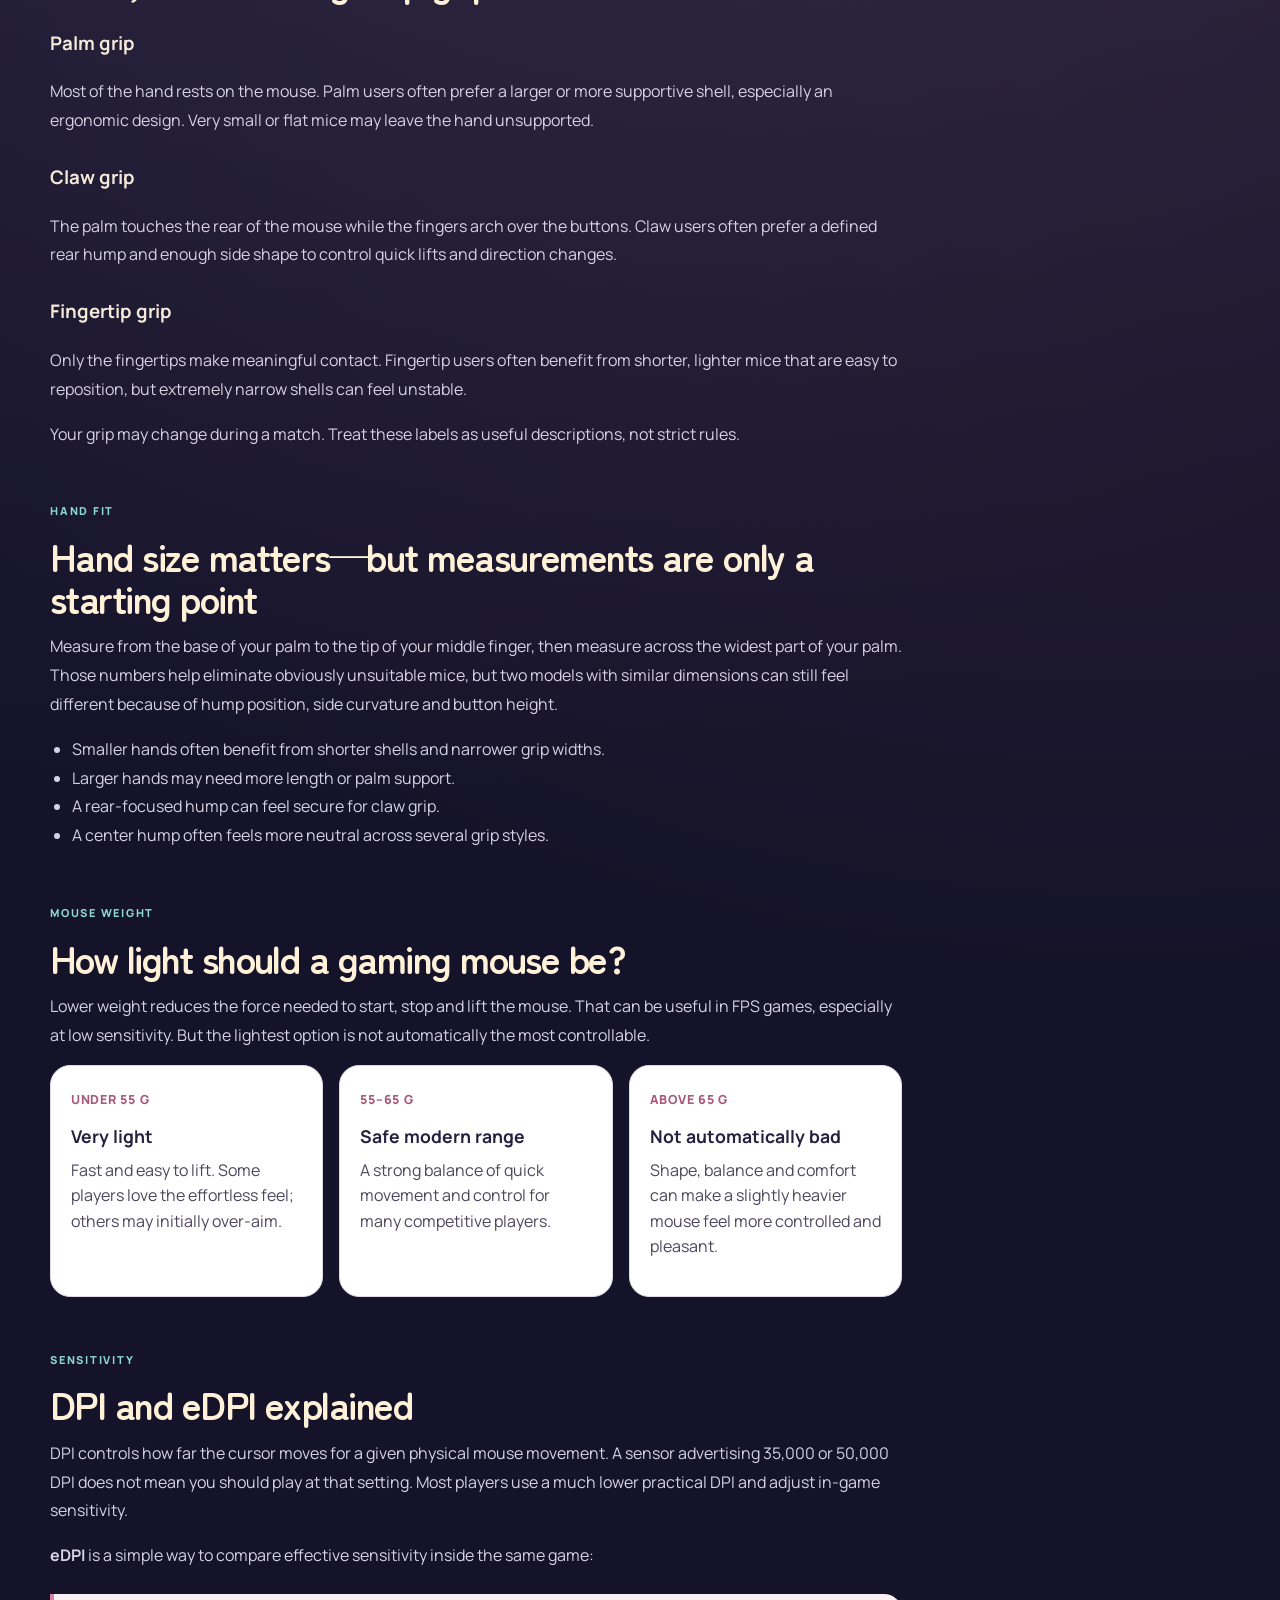
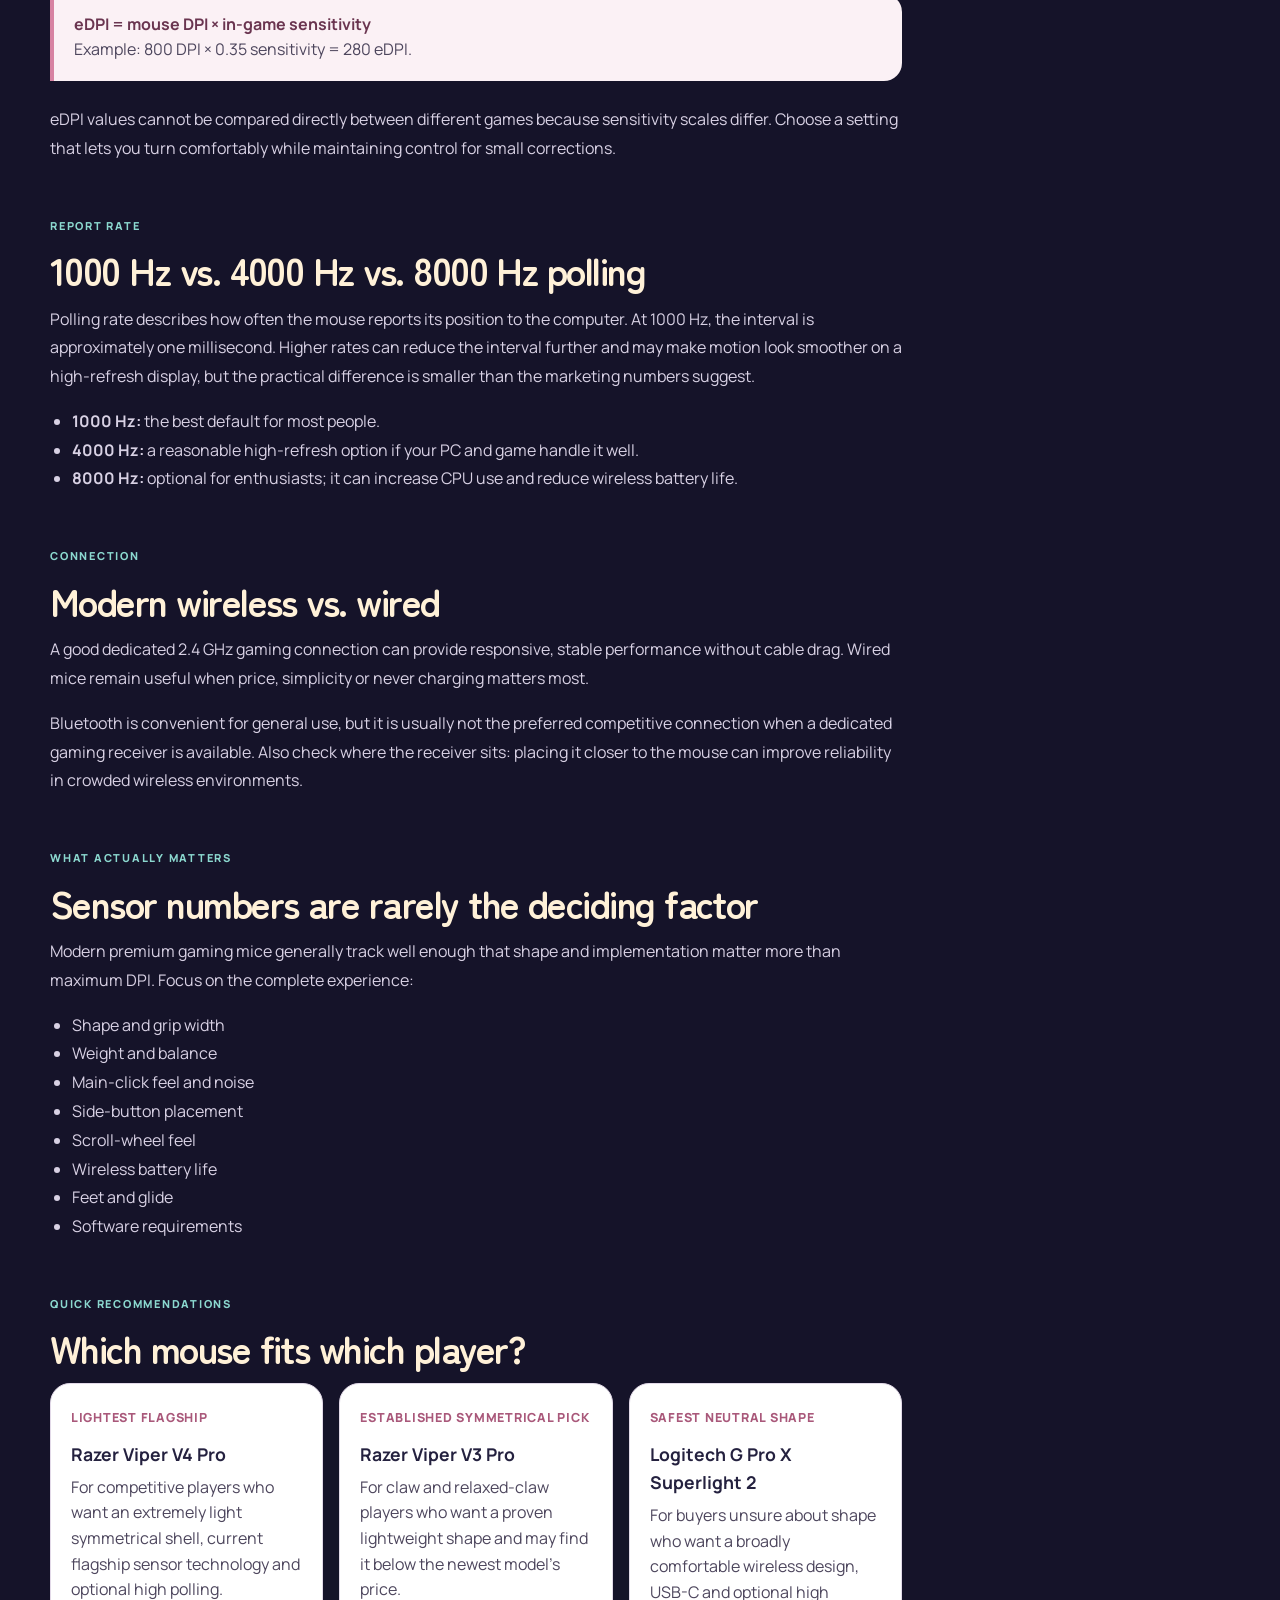
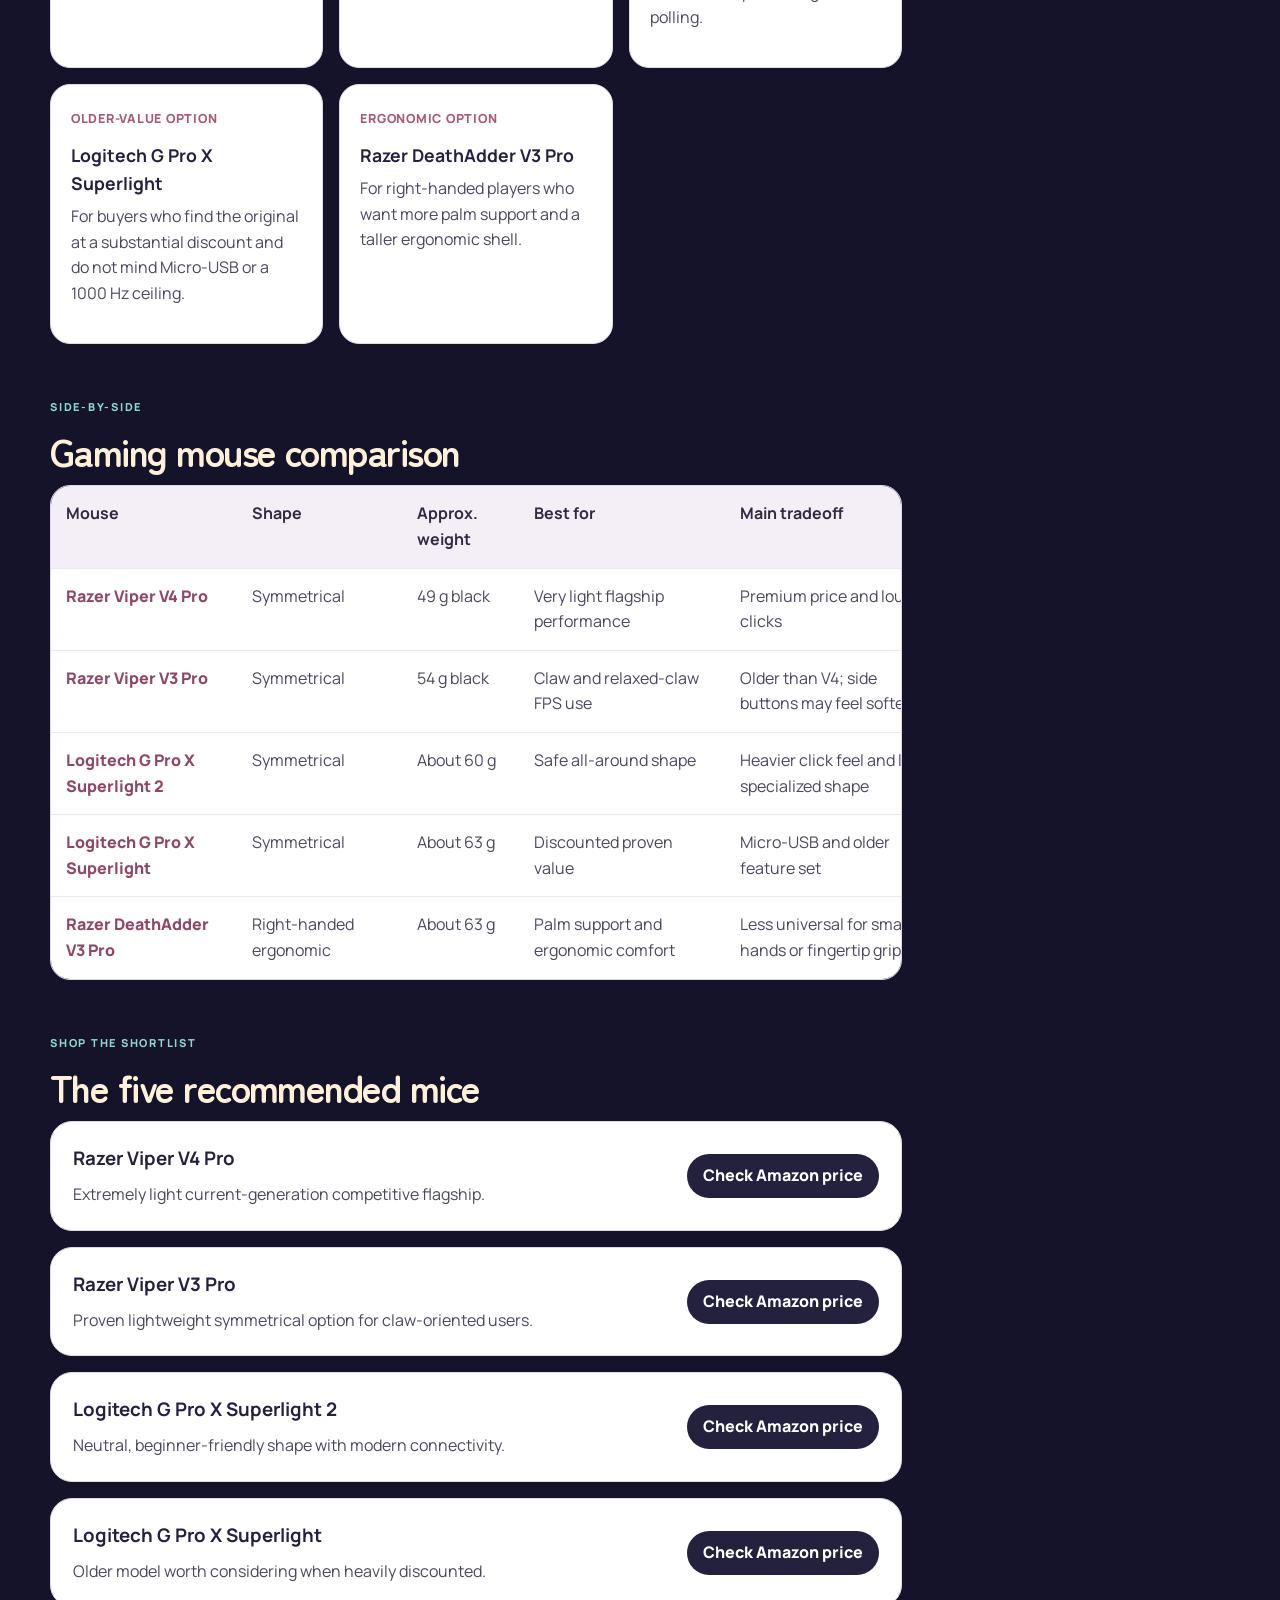
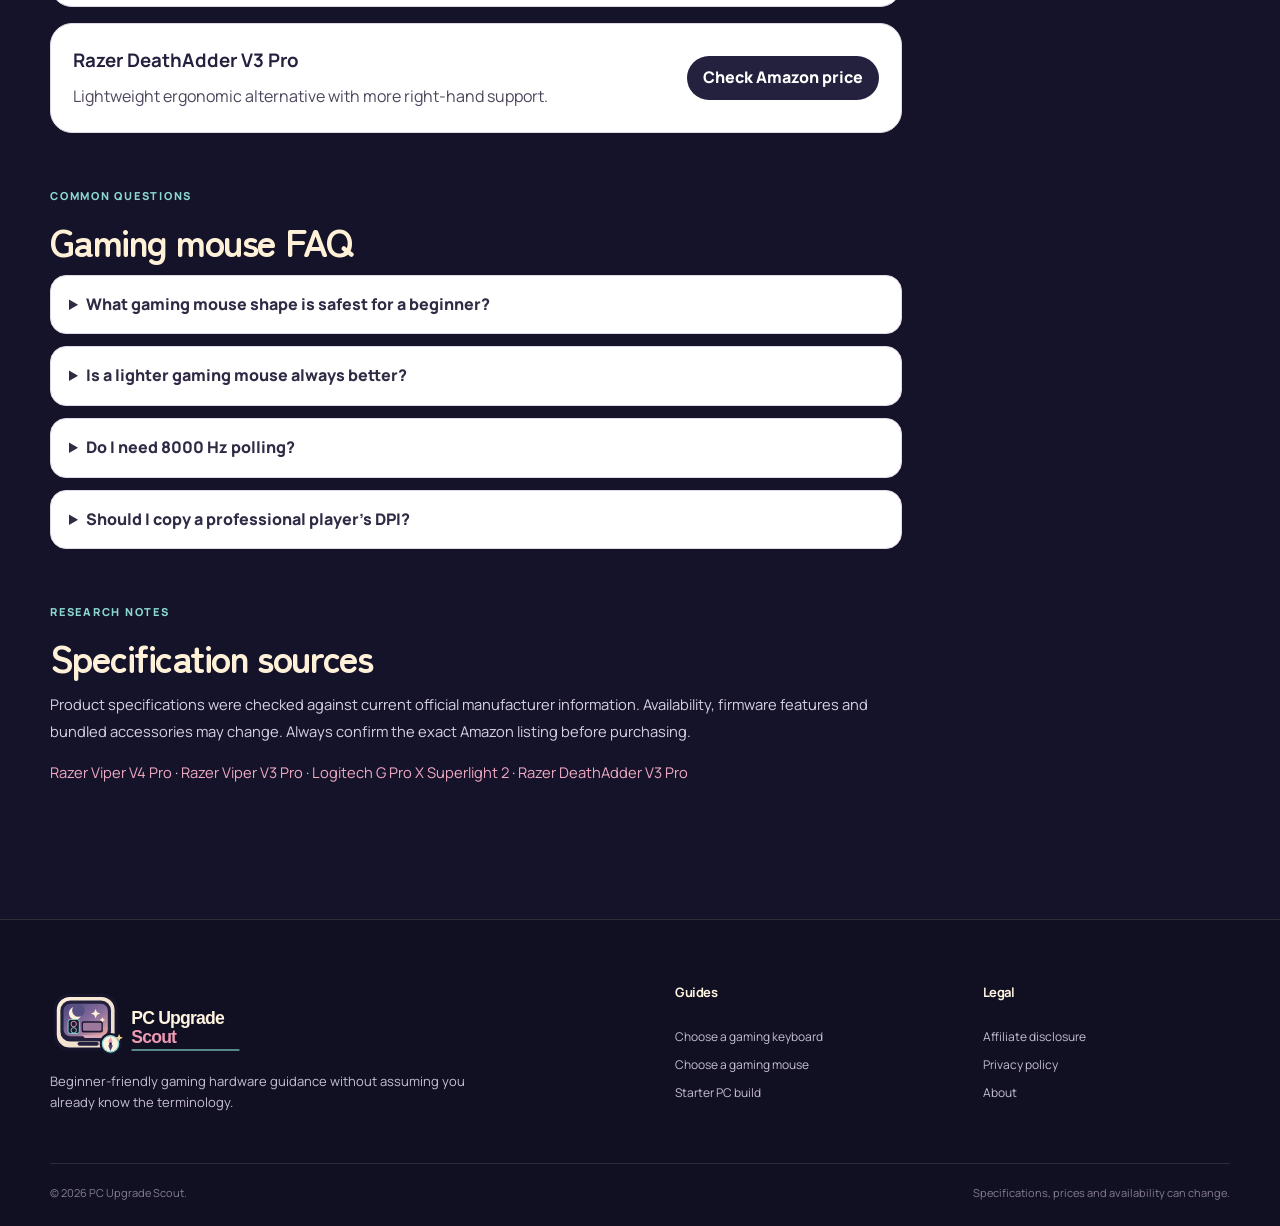
<file: how-to-choose-gaming-mouse.html>
<!doctype html>
<html lang="en">
<head>
  <meta charset="utf-8"/>
  <meta name="viewport" content="width=device-width,initial-scale=1"/>
  <title>How to Choose a Gaming Mouse: Shape, Grip, Weight & DPI | PC Upgrade Scout</title>
  <meta name="description" content="Learn how to choose a gaming mouse by shape, grip style, hand size, weight, wireless performance, polling rate and DPI, with five beginner-friendly recommendations."/>
  <meta name="robots" content="index,follow,max-image-preview:large,max-snippet:-1"/>
  <meta name="theme-color" content="#17152a"/>
  <link rel="canonical" href="https://pc-upgrade-scout.vercel.app/how-to-choose-gaming-mouse.html"/>
  <link rel="icon" href="favicon.svg" type="image/svg+xml"/>
  <meta property="og:type" content="article"/>
  <meta property="og:site_name" content="PC Upgrade Scout"/>
  <meta property="og:title" content="How to Choose a Gaming Mouse"/>
  <meta property="og:description" content="Mouse shape, grip style, weight, DPI, polling rate and five competitive gaming mouse picks explained for beginners."/>
  <meta property="og:url" content="https://pc-upgrade-scout.vercel.app/how-to-choose-gaming-mouse.html"/>
  <link rel="preconnect" href="https://fonts.googleapis.com"/>
  <link rel="preconnect" href="https://fonts.gstatic.com" crossorigin/>
  <link href="https://fonts.googleapis.com/css2?family=Manrope:wght@400;500;600;700;800&family=Zen+Maru+Gothic:wght@500;700&display=swap" rel="stylesheet"/>
  <link rel="stylesheet" href="hub.css"/>
  <link rel="stylesheet" href="guide.css"/>
  <script type="application/ld+json">{"@context":"https://schema.org","@graph":[{"@type":"TechArticle","headline":"How to Choose a Gaming Mouse","description":"A beginner-friendly guide to gaming mouse shape, grip style, hand size, weight, DPI, polling rate and wireless performance.","datePublished":"2026-08-01","dateModified":"2026-08-01","author":{"@type":"Organization","name":"PC Upgrade Scout"},"publisher":{"@type":"Organization","name":"PC Upgrade Scout","logo":{"@type":"ImageObject","url":"https://pc-upgrade-scout.vercel.app/pc-upgrade-scout-logo.svg"}},"mainEntityOfPage":"https://pc-upgrade-scout.vercel.app/how-to-choose-gaming-mouse.html"},{"@type":"BreadcrumbList","itemListElement":[{"@type":"ListItem","position":1,"name":"PC Upgrade Scout","item":"https://pc-upgrade-scout.vercel.app/"},{"@type":"ListItem","position":2,"name":"How to Choose a Gaming Mouse","item":"https://pc-upgrade-scout.vercel.app/how-to-choose-gaming-mouse.html"}]},{"@type":"FAQPage","mainEntity":[{"@type":"Question","name":"What gaming mouse shape is best for beginners?","acceptedAnswer":{"@type":"Answer","text":"A medium-size symmetrical mouse is the safest starting point for many beginners because it works with several grip styles, but comfort still depends on hand size and preference."}},{"@type":"Question","name":"Is a lighter gaming mouse always better?","acceptedAnswer":{"@type":"Answer","text":"Lower weight can make quick movements easier, but shape, balance, button feel and control matter more than choosing the lowest number possible."}},{"@type":"Question","name":"Do you need 8000 Hz polling for gaming?","acceptedAnswer":{"@type":"Answer","text":"No. Higher polling can reduce the interval between reports, but 1000 Hz is already responsive for most players and uses fewer system resources and less battery."}}]}]}</script>
  <script>
    window.va = window.va || function () { (window.vaq = window.vaq || []).push(arguments); };
  </script>
  <script defer src="https://cdn.vercel-insights.com/v1/script.js"></script>
</head>
<body>
<a class="skip-link" href="#main">Skip to content</a>
<header class="site-header"><div class="container nav-wrap"><a class="brand" href="index.html" aria-label="PC Upgrade Scout home"><img src="pc-upgrade-scout-logo.svg" alt="PC Upgrade Scout" width="286" height="78"/></a><button class="menu-button" id="menuButton" aria-expanded="false" aria-controls="mainNav">Menu</button><nav class="main-nav" id="mainNav" aria-label="Primary navigation"><a href="index.html">Home</a><a href="starter-1440p-build.html">PC build</a><a href="index.html#gear">Gaming gear</a><a href="#comparison">Compare mice</a></nav></div></header>
<main id="main">
<nav class="container breadcrumb" aria-label="Breadcrumb"><a href="index.html">Home</a><span aria-hidden="true">›</span><span>How to choose a gaming mouse</span></nav>
<section class="guide-hero"><div class="container guide-hero-grid"><div><div class="eyebrow">Beginner gaming mouse guide</div><h1>How to choose a gaming mouse</h1><p>The best gaming mouse is not automatically the newest, lightest or most expensive model. Shape, hand fit and grip comfort usually matter more than headline sensor numbers.</p><div class="hero-actions"><a class="button primary" href="#quick-picks">See the quick picks</a><a class="button secondary" href="#comparison">Compare all five</a></div><p class="affiliate-note">As an Amazon Associate I earn from qualifying purchases. Recommendations are based on product specifications, intended use and comparative fit—not personal hands-on testing unless explicitly stated.</p></div><aside class="guide-summary"><h2>The quick answer</h2><ul><li><strong>Choose symmetrical</strong> for a flexible shape that can suit claw, relaxed claw and fingertip grips.</li><li><strong>Choose ergonomic</strong> when you prefer stronger right-hand support and a taller shell.</li><li><strong>Choose roughly 50–65 g</strong> for a modern lightweight competitive feel without chasing weight alone.</li><li><strong>Start at 1000 Hz polling</strong>; higher rates are optional, not mandatory.</li></ul></aside></div></section>
<section class="article-shell"><div class="container article-layout"><article class="article-body">
<section id="first"><div class="eyebrow">Start here</div><h2>Fit comes before specifications</h2><p>A mouse can have an excellent sensor and still feel wrong if the shell is too wide, too tall, too flat or too long for your hand. Comfort affects how consistently you aim, how much tension you carry in your fingers and wrist, and whether you can use the mouse for hours without constantly adjusting your grip.</p><div class="callout"><strong>Best beginner default:</strong> a medium-size wireless symmetrical mouse around 55–65 grams. It is not perfect for everyone, but it gives most new buyers a safer starting point than an extreme shape.</div></section>
<section id="shape"><div class="eyebrow">Mouse shape</div><h2>Symmetrical vs. ergonomic mice</h2><div class="layout-grid"><div class="layout-card"><span>Symmetrical</span><b>Flexible competitive shape</b><p>The shell is broadly even from side to side. It often works well for claw, relaxed-claw and fingertip users who want freedom to reposition their hand.</p></div><div class="layout-card"><span>Ergonomic</span><b>More right-hand support</b><p>The shell is sculpted for the right hand, usually with a taller left side and stronger palm support. It can feel more natural for palm or relaxed-claw users.</p></div><div class="layout-card"><span>Neither is faster</span><b>Comfort decides</b><p>Shape does not directly improve sensor performance. The better choice is the one that lets you move and click without excess tension.</p></div></div></section>
<section id="grip"><div class="eyebrow">Grip style</div><h2>Palm, claw and fingertip grip</h2><h3>Palm grip</h3><p>Most of the hand rests on the mouse. Palm users often prefer a larger or more supportive shell, especially an ergonomic design. Very small or flat mice may leave the hand unsupported.</p><h3>Claw grip</h3><p>The palm touches the rear of the mouse while the fingers arch over the buttons. Claw users often prefer a defined rear hump and enough side shape to control quick lifts and direction changes.</p><h3>Fingertip grip</h3><p>Only the fingertips make meaningful contact. Fingertip users often benefit from shorter, lighter mice that are easy to reposition, but extremely narrow shells can feel unstable.</p><p>Your grip may change during a match. Treat these labels as useful descriptions, not strict rules.</p></section>
<section id="size"><div class="eyebrow">Hand fit</div><h2>Hand size matters—but measurements are only a starting point</h2><p>Measure from the base of your palm to the tip of your middle finger, then measure across the widest part of your palm. Those numbers help eliminate obviously unsuitable mice, but two models with similar dimensions can still feel different because of hump position, side curvature and button height.</p><ul><li>Smaller hands often benefit from shorter shells and narrower grip widths.</li><li>Larger hands may need more length or palm support.</li><li>A rear-focused hump can feel secure for claw grip.</li><li>A center hump often feels more neutral across several grip styles.</li></ul></section>
<section id="weight"><div class="eyebrow">Mouse weight</div><h2>How light should a gaming mouse be?</h2><p>Lower weight reduces the force needed to start, stop and lift the mouse. That can be useful in FPS games, especially at low sensitivity. But the lightest option is not automatically the most controllable.</p><div class="layout-grid"><div class="layout-card"><span>Under 55 g</span><b>Very light</b><p>Fast and easy to lift. Some players love the effortless feel; others may initially over-aim.</p></div><div class="layout-card"><span>55–65 g</span><b>Safe modern range</b><p>A strong balance of quick movement and control for many competitive players.</p></div><div class="layout-card"><span>Above 65 g</span><b>Not automatically bad</b><p>Shape, balance and comfort can make a slightly heavier mouse feel more controlled and pleasant.</p></div></div></section>
<section id="dpi"><div class="eyebrow">Sensitivity</div><h2>DPI and eDPI explained</h2><p>DPI controls how far the cursor moves for a given physical mouse movement. A sensor advertising 35,000 or 50,000 DPI does not mean you should play at that setting. Most players use a much lower practical DPI and adjust in-game sensitivity.</p><p><strong>eDPI</strong> is a simple way to compare effective sensitivity inside the same game:</p><div class="callout"><strong>eDPI = mouse DPI × in-game sensitivity</strong><br/>Example: 800 DPI × 0.35 sensitivity = 280 eDPI.</div><p>eDPI values cannot be compared directly between different games because sensitivity scales differ. Choose a setting that lets you turn comfortably while maintaining control for small corrections.</p></section>
<section id="polling"><div class="eyebrow">Report rate</div><h2>1000 Hz vs. 4000 Hz vs. 8000 Hz polling</h2><p>Polling rate describes how often the mouse reports its position to the computer. At 1000 Hz, the interval is approximately one millisecond. Higher rates can reduce the interval further and may make motion look smoother on a high-refresh display, but the practical difference is smaller than the marketing numbers suggest.</p><ul><li><strong>1000 Hz:</strong> the best default for most people.</li><li><strong>4000 Hz:</strong> a reasonable high-refresh option if your PC and game handle it well.</li><li><strong>8000 Hz:</strong> optional for enthusiasts; it can increase CPU use and reduce wireless battery life.</li></ul></section>
<section id="wireless"><div class="eyebrow">Connection</div><h2>Modern wireless vs. wired</h2><p>A good dedicated 2.4 GHz gaming connection can provide responsive, stable performance without cable drag. Wired mice remain useful when price, simplicity or never charging matters most.</p><p>Bluetooth is convenient for general use, but it is usually not the preferred competitive connection when a dedicated gaming receiver is available. Also check where the receiver sits: placing it closer to the mouse can improve reliability in crowded wireless environments.</p></section>
<section id="features"><div class="eyebrow">What actually matters</div><h2>Sensor numbers are rarely the deciding factor</h2><p>Modern premium gaming mice generally track well enough that shape and implementation matter more than maximum DPI. Focus on the complete experience:</p><ul><li>Shape and grip width</li><li>Weight and balance</li><li>Main-click feel and noise</li><li>Side-button placement</li><li>Scroll-wheel feel</li><li>Wireless battery life</li><li>Feet and glide</li><li>Software requirements</li></ul></section>
<section id="quick-picks"><div class="eyebrow">Quick recommendations</div><h2>Which mouse fits which player?</h2><div class="pick-grid"><div class="pick-card"><span>Lightest flagship</span><b>Razer Viper V4 Pro</b><p>For competitive players who want an extremely light symmetrical shell, current flagship sensor technology and optional high polling.</p></div><div class="pick-card"><span>Established symmetrical pick</span><b>Razer Viper V3 Pro</b><p>For claw and relaxed-claw players who want a proven lightweight shape and may find it below the newest model’s price.</p></div><div class="pick-card"><span>Safest neutral shape</span><b>Logitech G Pro X Superlight 2</b><p>For buyers unsure about shape who want a broadly comfortable wireless design, USB-C and optional high polling.</p></div><div class="pick-card"><span>Older-value option</span><b>Logitech G Pro X Superlight</b><p>For buyers who find the original at a substantial discount and do not mind Micro-USB or a 1000 Hz ceiling.</p></div><div class="pick-card"><span>Ergonomic option</span><b>Razer DeathAdder V3 Pro</b><p>For right-handed players who want more palm support and a taller ergonomic shell.</p></div></div></section>
<section id="comparison"><div class="eyebrow">Side-by-side</div><h2>Gaming mouse comparison</h2><div class="table-wrap"><table class="comparison"><thead><tr><th>Mouse</th><th>Shape</th><th>Approx. weight</th><th>Best for</th><th>Main tradeoff</th></tr></thead><tbody><tr><td><a href="https://amzn.to/3RN4JZI" target="_blank" rel="sponsored nofollow noopener">Razer Viper V4 Pro</a></td><td>Symmetrical</td><td>49 g black</td><td>Very light flagship performance</td><td>Premium price and louder clicks</td></tr><tr><td><a href="https://amzn.to/4vXenHq" target="_blank" rel="sponsored nofollow noopener">Razer Viper V3 Pro</a></td><td>Symmetrical</td><td>54 g black</td><td>Claw and relaxed-claw FPS use</td><td>Older than V4; side buttons may feel softer</td></tr><tr><td><a href="https://amzn.to/4wx9sxN" target="_blank" rel="sponsored nofollow noopener">Logitech G Pro X Superlight 2</a></td><td>Symmetrical</td><td>About 60 g</td><td>Safe all-around shape</td><td>Heavier click feel and less specialized shape</td></tr><tr><td><a href="https://amzn.to/4wEdEw4" target="_blank" rel="sponsored nofollow noopener">Logitech G Pro X Superlight</a></td><td>Symmetrical</td><td>About 63 g</td><td>Discounted proven value</td><td>Micro-USB and older feature set</td></tr><tr><td><a href="https://amzn.to/4wHRCZ9" target="_blank" rel="sponsored nofollow noopener">Razer DeathAdder V3 Pro</a></td><td>Right-handed ergonomic</td><td>About 63 g</td><td>Palm support and ergonomic comfort</td><td>Less universal for small hands or fingertip grip</td></tr></tbody></table></div></section>
<section id="buy"><div class="eyebrow">Shop the shortlist</div><h2>The five recommended mice</h2><div class="buy-list"><div class="buy-card"><div><h3>Razer Viper V4 Pro</h3><p>Extremely light current-generation competitive flagship.</p></div><a href="https://amzn.to/3RN4JZI" target="_blank" rel="sponsored nofollow noopener">Check Amazon price</a></div><div class="buy-card"><div><h3>Razer Viper V3 Pro</h3><p>Proven lightweight symmetrical option for claw-oriented users.</p></div><a href="https://amzn.to/4vXenHq" target="_blank" rel="sponsored nofollow noopener">Check Amazon price</a></div><div class="buy-card"><div><h3>Logitech G Pro X Superlight 2</h3><p>Neutral, beginner-friendly shape with modern connectivity.</p></div><a href="https://amzn.to/4wx9sxN" target="_blank" rel="sponsored nofollow noopener">Check Amazon price</a></div><div class="buy-card"><div><h3>Logitech G Pro X Superlight</h3><p>Older model worth considering when heavily discounted.</p></div><a href="https://amzn.to/4wEdEw4" target="_blank" rel="sponsored nofollow noopener">Check Amazon price</a></div><div class="buy-card"><div><h3>Razer DeathAdder V3 Pro</h3><p>Lightweight ergonomic alternative with more right-hand support.</p></div><a href="https://amzn.to/4wHRCZ9" target="_blank" rel="sponsored nofollow noopener">Check Amazon price</a></div></div></section>
<section class="faq" id="faq"><div class="eyebrow">Common questions</div><h2>Gaming mouse FAQ</h2><details><summary>What gaming mouse shape is safest for a beginner?</summary><p>A medium-size symmetrical mouse is often the safest place to start because it supports several grip styles. It is still worth comparing the dimensions and return policy before buying.</p></details><details><summary>Is a lighter gaming mouse always better?</summary><p>No. Lower weight can make movement easier, but a comfortable shape with good balance is more important than choosing the lowest possible number.</p></details><details><summary>Do I need 8000 Hz polling?</summary><p>No. Start at 1000 Hz. Higher polling is an optional refinement for high-refresh setups and may use more CPU resources and battery.</p></details><details><summary>Should I copy a professional player’s DPI?</summary><p>You can use it as a starting point, but your desk space, mouse pad, game, resolution and physical comfort should determine your final sensitivity.</p></details></section>
<section class="source-list"><div class="eyebrow">Research notes</div><h2>Specification sources</h2><p>Product specifications were checked against current official manufacturer information. Availability, firmware features and bundled accessories may change. Always confirm the exact Amazon listing before purchasing.</p><p><a href="https://www.razer.com/gaming-mice/razer-viper-v4-pro" target="_blank" rel="noopener">Razer Viper V4 Pro</a> · <a href="https://www.razer.com/gaming-mice/razer-viper-v3-pro" target="_blank" rel="noopener">Razer Viper V3 Pro</a> · <a href="https://www.logitechg.com/en-us/products/gaming-mice/pro-x2-superlight-wireless-mouse.html" target="_blank" rel="noopener">Logitech G Pro X Superlight 2</a> · <a href="https://www.razer.com/gaming-mice/razer-deathadder-v3-pro" target="_blank" rel="noopener">Razer DeathAdder V3 Pro</a></p></section>
</article><aside class="toc"><strong>In this guide</strong><a href="#first">Start with fit</a><a href="#shape">Mouse shapes</a><a href="#grip">Grip styles</a><a href="#size">Hand size</a><a href="#weight">Weight</a><a href="#dpi">DPI and eDPI</a><a href="#polling">Polling rate</a><a href="#wireless">Wireless vs. wired</a><a href="#quick-picks">Quick picks</a><a href="#comparison">Comparison</a></aside></div></section>
</main>
<footer class="site-footer"><div class="container footer-grid"><div class="footer-brand"><img src="pc-upgrade-scout-logo.svg" alt="PC Upgrade Scout" width="286" height="78"/><p>Beginner-friendly gaming hardware guidance without assuming you already know the terminology.</p></div><div><h2>Guides</h2><a href="how-to-choose-gaming-keyboard.html">Choose a gaming keyboard</a><a href="how-to-choose-gaming-mouse.html">Choose a gaming mouse</a><a href="starter-1440p-build.html">Starter PC build</a></div><div><h2>Legal</h2><a href="affiliate-disclosure.html">Affiliate disclosure</a><a href="privacy.html">Privacy policy</a><a href="about.html">About</a></div></div><div class="container footer-bottom"><span>© <span id="currentYear"></span> PC Upgrade Scout.</span><span>Specifications, prices and availability can change.</span></div></footer>
<script>const menuButton=document.getElementById('menuButton'),mainNav=document.getElementById('mainNav');menuButton.addEventListener('click',()=>{const open=mainNav.classList.toggle('open');menuButton.setAttribute('aria-expanded',String(open))});mainNav.addEventListener('click',e=>{if(e.target.matches('a')){mainNav.classList.remove('open');menuButton.setAttribute('aria-expanded','false')}});document.getElementById('currentYear').textContent=new Date().getFullYear();</script>
</body>
</html>
</file>
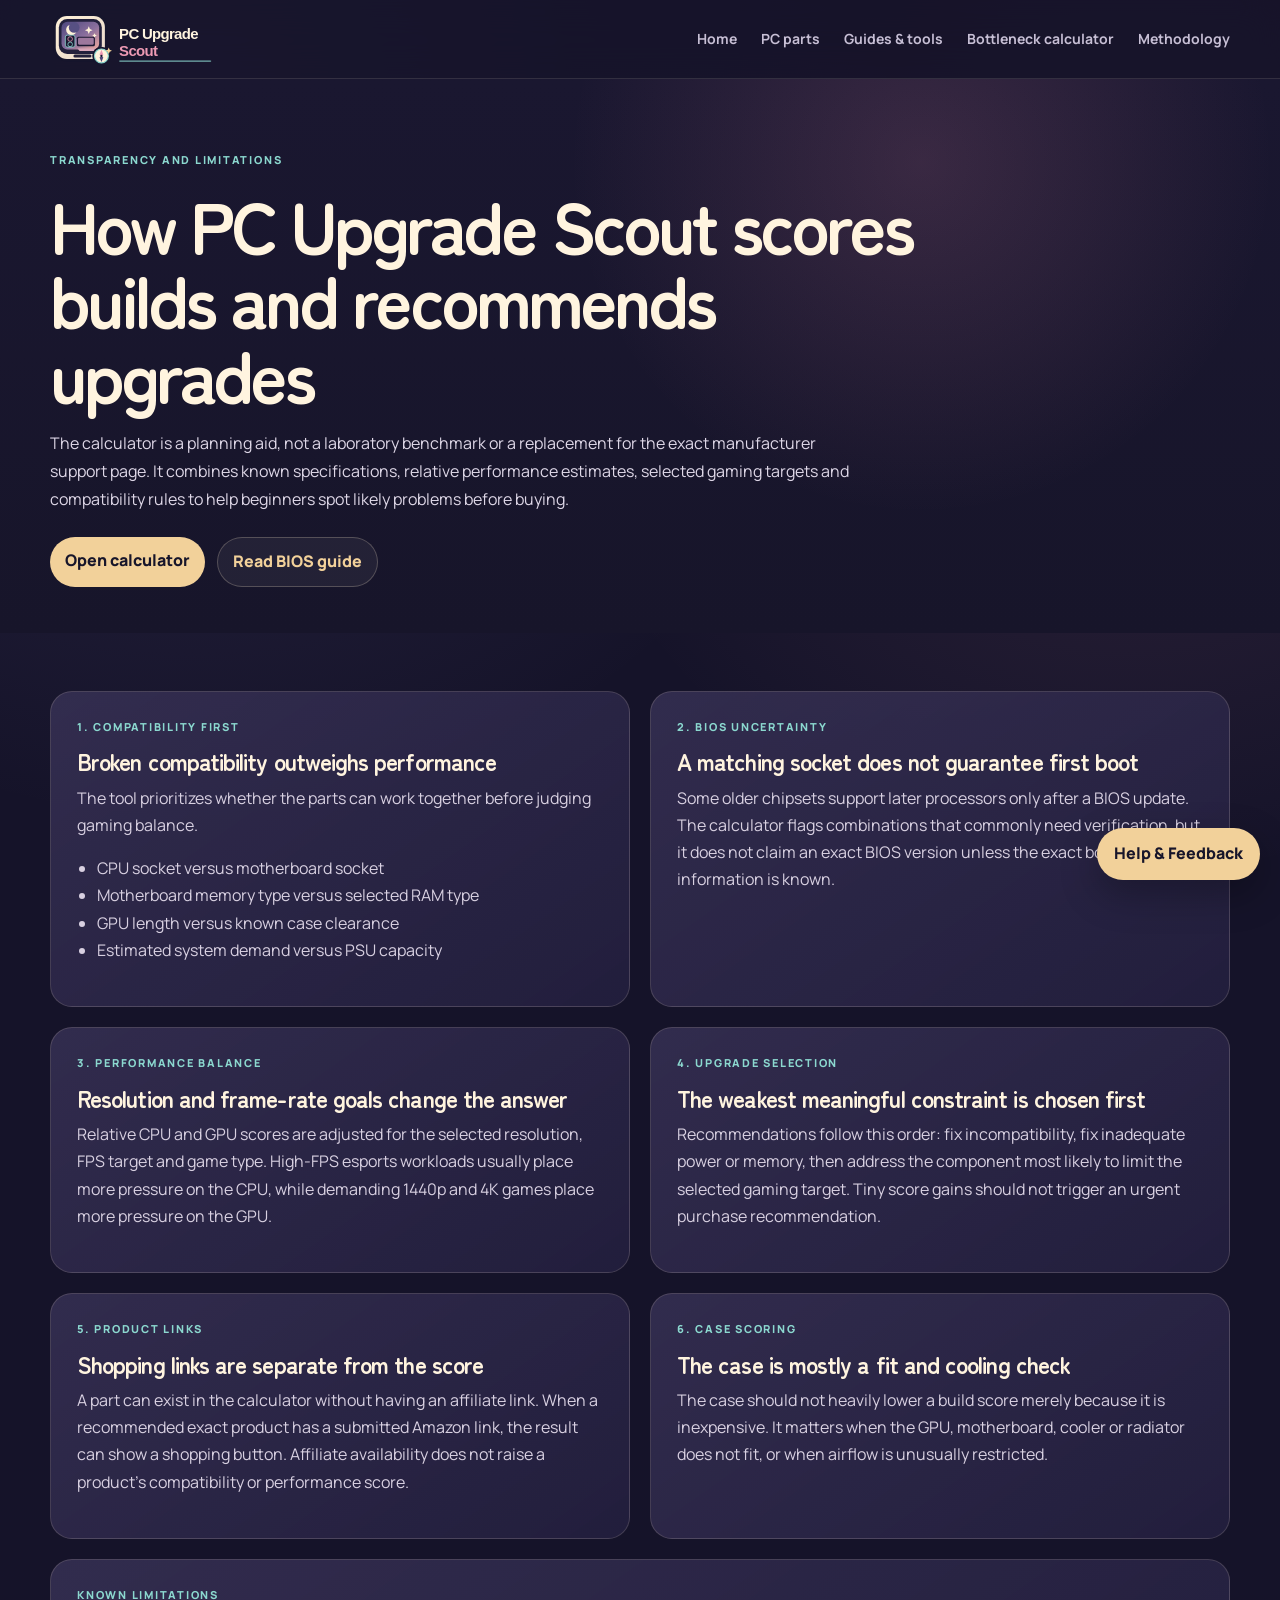
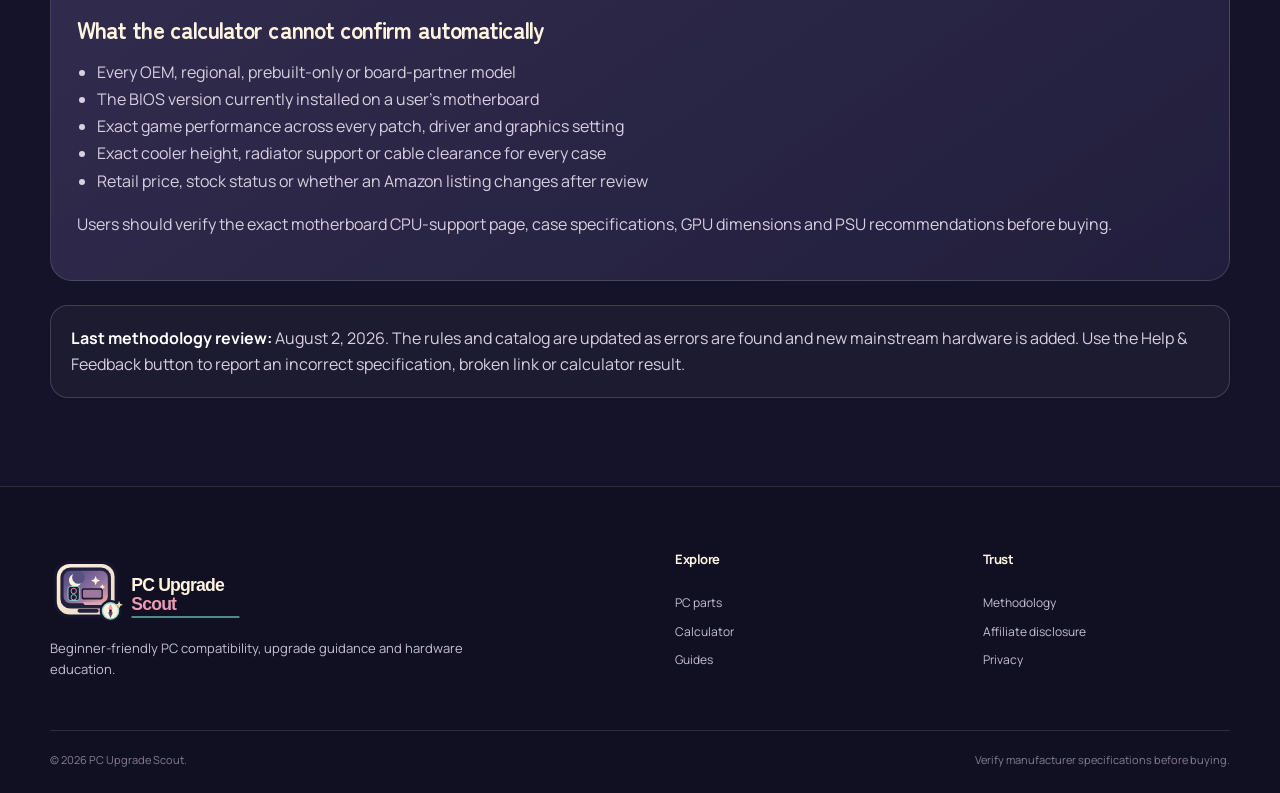
<file: methodology.html>
<!doctype html><html lang="en"><head><meta charset="utf-8"/><meta name="viewport" content="width=device-width,initial-scale=1"/><title>How PC Upgrade Scout Scores and Recommends Parts</title><meta name="description" content="Learn how PC Upgrade Scout checks compatibility, estimates balance, handles BIOS uncertainty, and chooses upgrade recommendations."/><meta name="robots" content="index,follow,max-snippet:-1"/><meta name="theme-color" content="#17152a"/><link rel="canonical" href="https://pc-upgrade-scout.vercel.app/methodology.html"/><link rel="icon" href="favicon.svg" type="image/svg+xml"/><link rel="preconnect" href="https://fonts.googleapis.com"/><link rel="preconnect" href="https://fonts.gstatic.com" crossorigin/><link href="https://fonts.googleapis.com/css2?family=Manrope:wght@400;500;600;700;800&family=Zen+Maru+Gothic:wght@500;700&display=swap" rel="stylesheet"/><link rel="stylesheet" href="hub.css"/><style>.method-hero{padding:72px 0 46px;background:radial-gradient(circle at 72% 15%,rgba(215,130,162,.17),transparent 34%),linear-gradient(180deg,#1a1730,#17152a)}.method-hero h1{max-width:920px;font-size:clamp(2.4rem,6vw,4.5rem);line-height:1.04;margin:.25em 0}.method-hero p{max-width:820px;color:#ded7e7;line-height:1.75}.method-body{padding:58px 0 88px}.method-grid{display:grid;grid-template-columns:repeat(2,minmax(0,1fr));gap:20px}.method-card{padding:26px;border:1px solid rgba(241,224,198,.16);border-radius:22px;background:linear-gradient(145deg,rgba(61,54,92,.72),rgba(35,31,62,.92))}.method-card h2{font-size:1.45rem;margin:7px 0 10px}.method-card p,.method-card li{color:#d8d0e1;line-height:1.7}.method-card ul{padding-left:20px}.method-card.wide{grid-column:1/-1}.review-note{margin-top:24px;padding:20px;border:1px solid rgba(241,224,198,.18);border-radius:18px;background:rgba(255,255,255,.035);color:#d8d0e1}.review-note strong{color:#fff}.method-actions{display:flex;gap:12px;flex-wrap:wrap;margin-top:24px}.method-actions a{display:inline-flex;padding:11px 15px;border-radius:999px;text-decoration:none;font-weight:800}.method-actions .primary{background:#f2d19a;color:#17152a}.method-actions .secondary{border:1px solid rgba(241,224,198,.24);color:#f2d19a}@media(max-width:760px){.method-grid{grid-template-columns:1fr}.method-card.wide{grid-column:auto}.method-hero{padding-top:54px}}</style></head><body><a class="skip-link" href="#main">Skip to content</a><header class="site-header"><div class="container nav-wrap"><a class="brand" href="index.html" aria-label="PC Upgrade Scout home"><img src="pc-upgrade-scout-logo.svg" alt="PC Upgrade Scout" width="286" height="78"/></a><button class="menu-button" id="menuButton" aria-expanded="false" aria-controls="mainNav">Menu</button><nav class="main-nav" id="mainNav"><a href="index.html">Home</a><a href="parts.html">PC parts</a><a href="guides.html">Guides & tools</a><a href="pc-compatibility-calculator.html">Bottleneck calculator</a><a href="methodology.html" aria-current="page">Methodology</a></nav></div></header><main id="main"><section class="method-hero"><div class="container"><div class="eyebrow">Transparency and limitations</div><h1>How PC Upgrade Scout scores builds and recommends upgrades</h1><p>The calculator is a planning aid, not a laboratory benchmark or a replacement for the exact manufacturer support page. It combines known specifications, relative performance estimates, selected gaming targets and compatibility rules to help beginners spot likely problems before buying.</p><div class="method-actions"><a class="primary" href="pc-compatibility-calculator.html">Open calculator</a><a class="secondary" href="cpu-motherboard-bios-compatibility-guide.html">Read BIOS guide</a></div></div></section><section class="method-body"><div class="container"><div class="method-grid"><article class="method-card"><div class="eyebrow">1. Compatibility first</div><h2>Broken compatibility outweighs performance</h2><p>The tool prioritizes whether the parts can work together before judging gaming balance.</p><ul><li>CPU socket versus motherboard socket</li><li>Motherboard memory type versus selected RAM type</li><li>GPU length versus known case clearance</li><li>Estimated system demand versus PSU capacity</li></ul></article><article class="method-card"><div class="eyebrow">2. BIOS uncertainty</div><h2>A matching socket does not guarantee first boot</h2><p>Some older chipsets support later processors only after a BIOS update. The calculator flags combinations that commonly need verification, but it does not claim an exact BIOS version unless the exact board support information is known.</p></article><article class="method-card"><div class="eyebrow">3. Performance balance</div><h2>Resolution and frame-rate goals change the answer</h2><p>Relative CPU and GPU scores are adjusted for the selected resolution, FPS target and game type. High-FPS esports workloads usually place more pressure on the CPU, while demanding 1440p and 4K games place more pressure on the GPU.</p></article><article class="method-card"><div class="eyebrow">4. Upgrade selection</div><h2>The weakest meaningful constraint is chosen first</h2><p>Recommendations follow this order: fix incompatibility, fix inadequate power or memory, then address the component most likely to limit the selected gaming target. Tiny score gains should not trigger an urgent purchase recommendation.</p></article><article class="method-card"><div class="eyebrow">5. Product links</div><h2>Shopping links are separate from the score</h2><p>A part can exist in the calculator without having an affiliate link. When a recommended exact product has a submitted Amazon link, the result can show a shopping button. Affiliate availability does not raise a product’s compatibility or performance score.</p></article><article class="method-card"><div class="eyebrow">6. Case scoring</div><h2>The case is mostly a fit and cooling check</h2><p>The case should not heavily lower a build score merely because it is inexpensive. It matters when the GPU, motherboard, cooler or radiator does not fit, or when airflow is unusually restricted.</p></article><article class="method-card wide"><div class="eyebrow">Known limitations</div><h2>What the calculator cannot confirm automatically</h2><ul><li>Every OEM, regional, prebuilt-only or board-partner model</li><li>The BIOS version currently installed on a user’s motherboard</li><li>Exact game performance across every patch, driver and graphics setting</li><li>Exact cooler height, radiator support or cable clearance for every case</li><li>Retail price, stock status or whether an Amazon listing changes after review</li></ul><p>Users should verify the exact motherboard CPU-support page, case specifications, GPU dimensions and PSU recommendations before buying.</p></article></div><div class="review-note"><strong>Last methodology review:</strong> August 2, 2026. The rules and catalog are updated as errors are found and new mainstream hardware is added. Use the Help &amp; Feedback button to report an incorrect specification, broken link or calculator result.</div></div></section></main><footer class="site-footer"><div class="container footer-grid"><div class="footer-brand"><img src="pc-upgrade-scout-logo.svg" alt="PC Upgrade Scout" width="286" height="78"/><p>Beginner-friendly PC compatibility, upgrade guidance and hardware education.</p></div><div><h2>Explore</h2><a href="parts.html">PC parts</a><a href="pc-compatibility-calculator.html">Calculator</a><a href="guides.html">Guides</a></div><div><h2>Trust</h2><a href="methodology.html">Methodology</a><a href="affiliate-disclosure.html">Affiliate disclosure</a><a href="privacy.html">Privacy</a></div></div><div class="container footer-bottom"><span>© <span id="currentYear"></span> PC Upgrade Scout.</span><span>Verify manufacturer specifications before buying.</span></div></footer><script>const b=document.getElementById('menuButton'),n=document.getElementById('mainNav');b.addEventListener('click',()=>{const o=n.classList.toggle('open');b.setAttribute('aria-expanded',String(o))});document.getElementById('currentYear').textContent=new Date().getFullYear();const h=document.createElement('script');h.src='help-feedback.js';document.body.appendChild(h);</script></body></html>
</file>
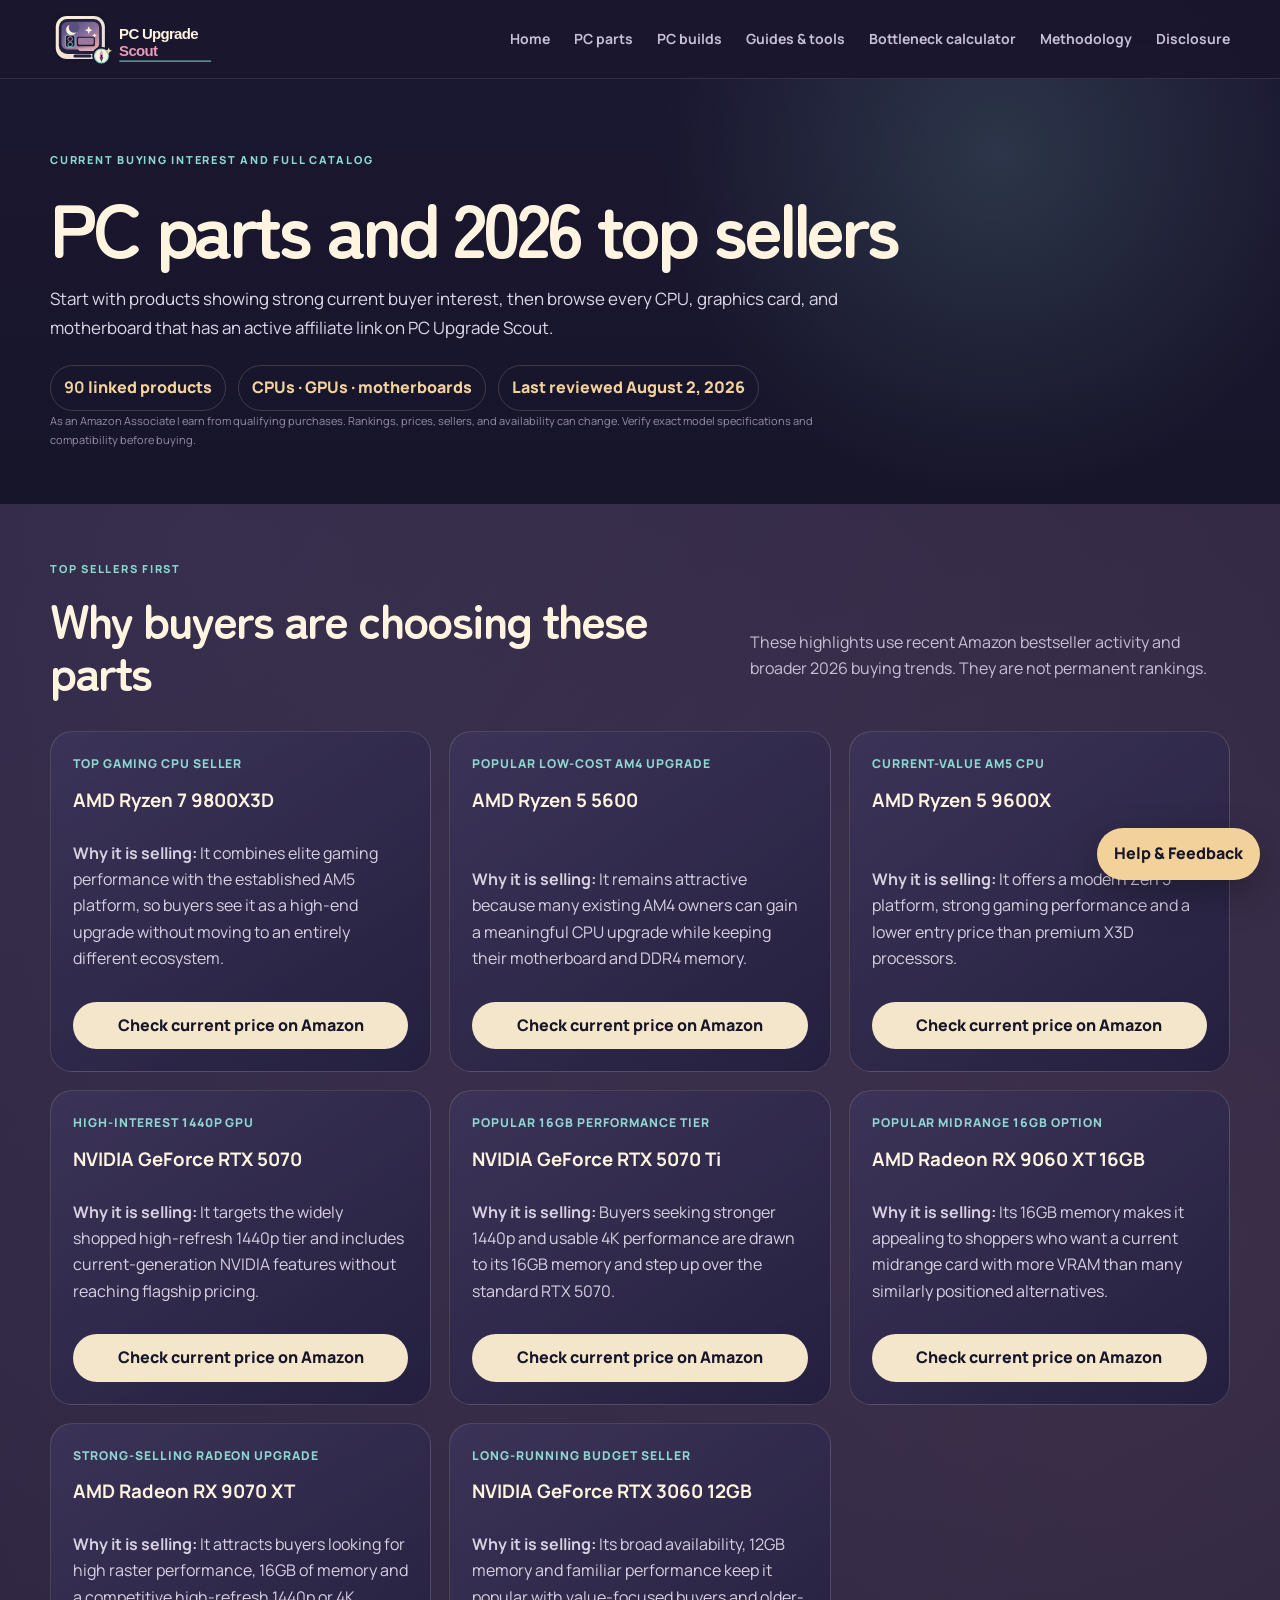
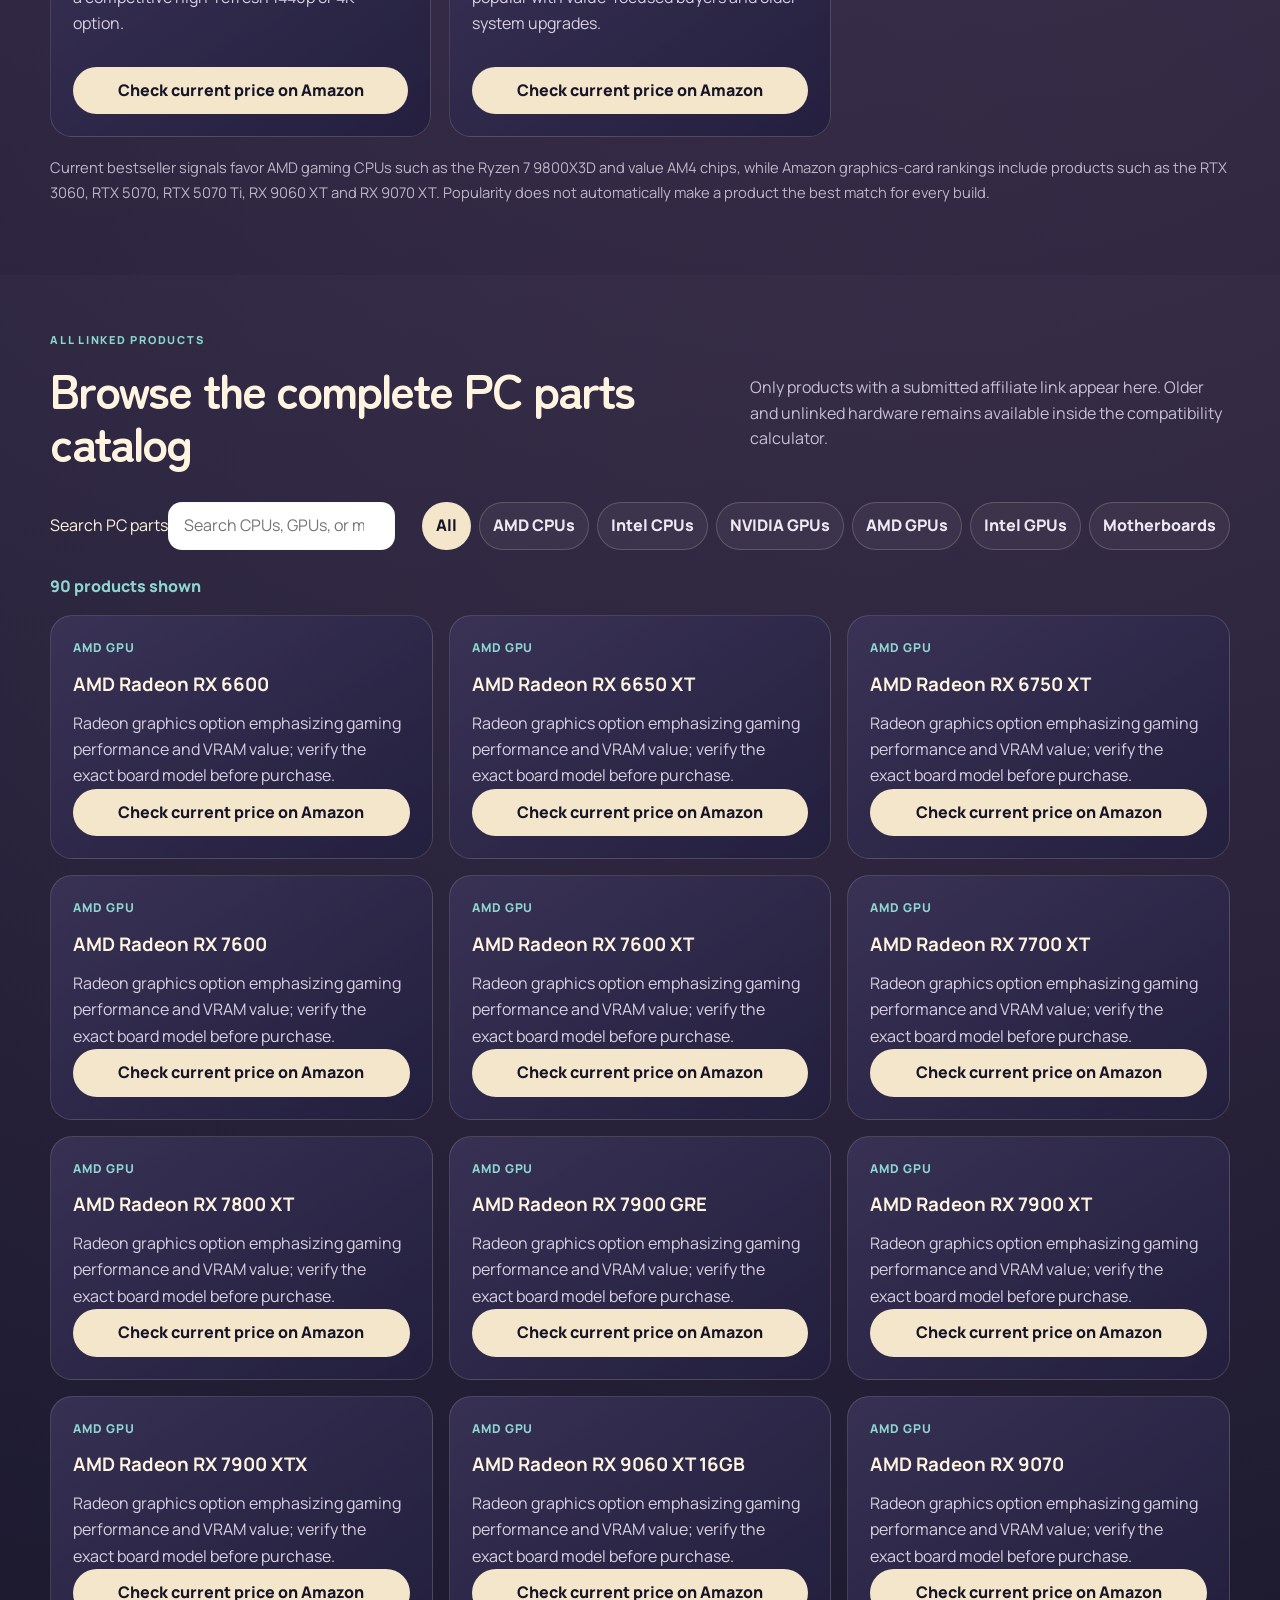
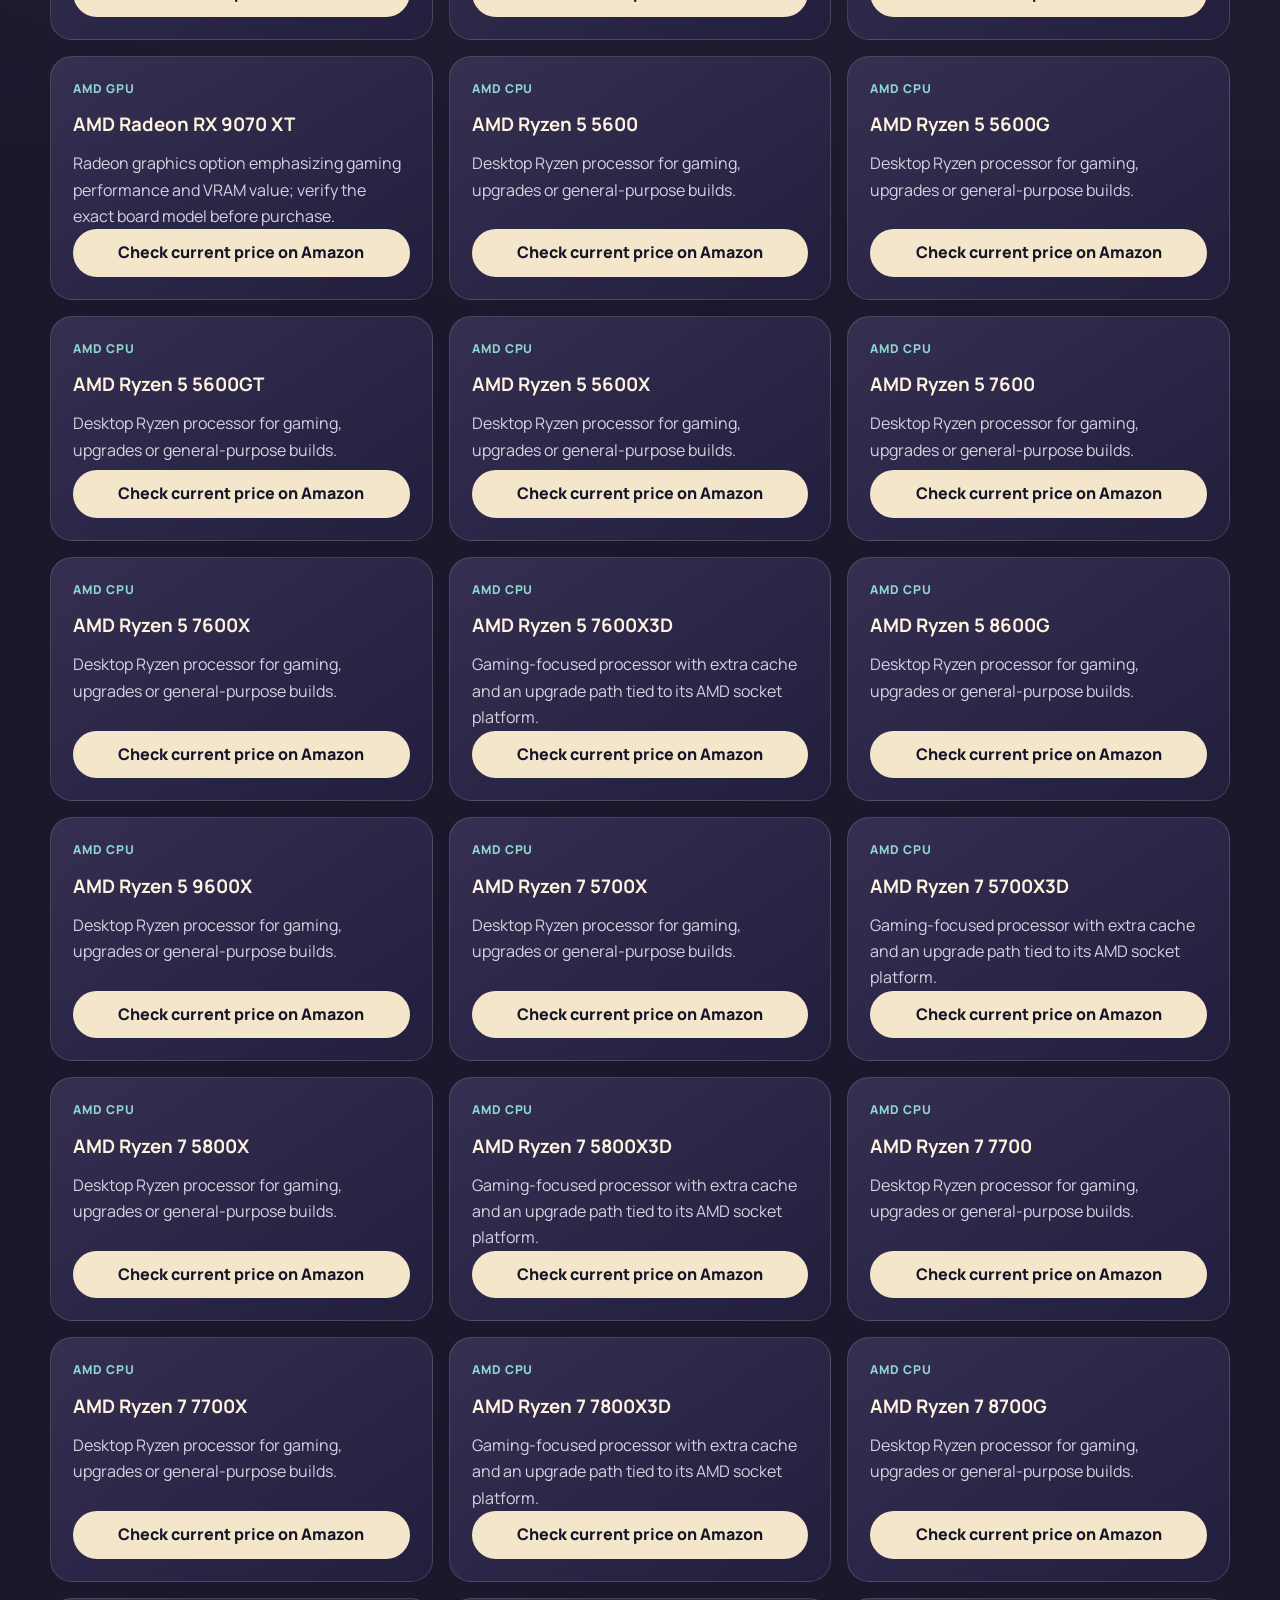
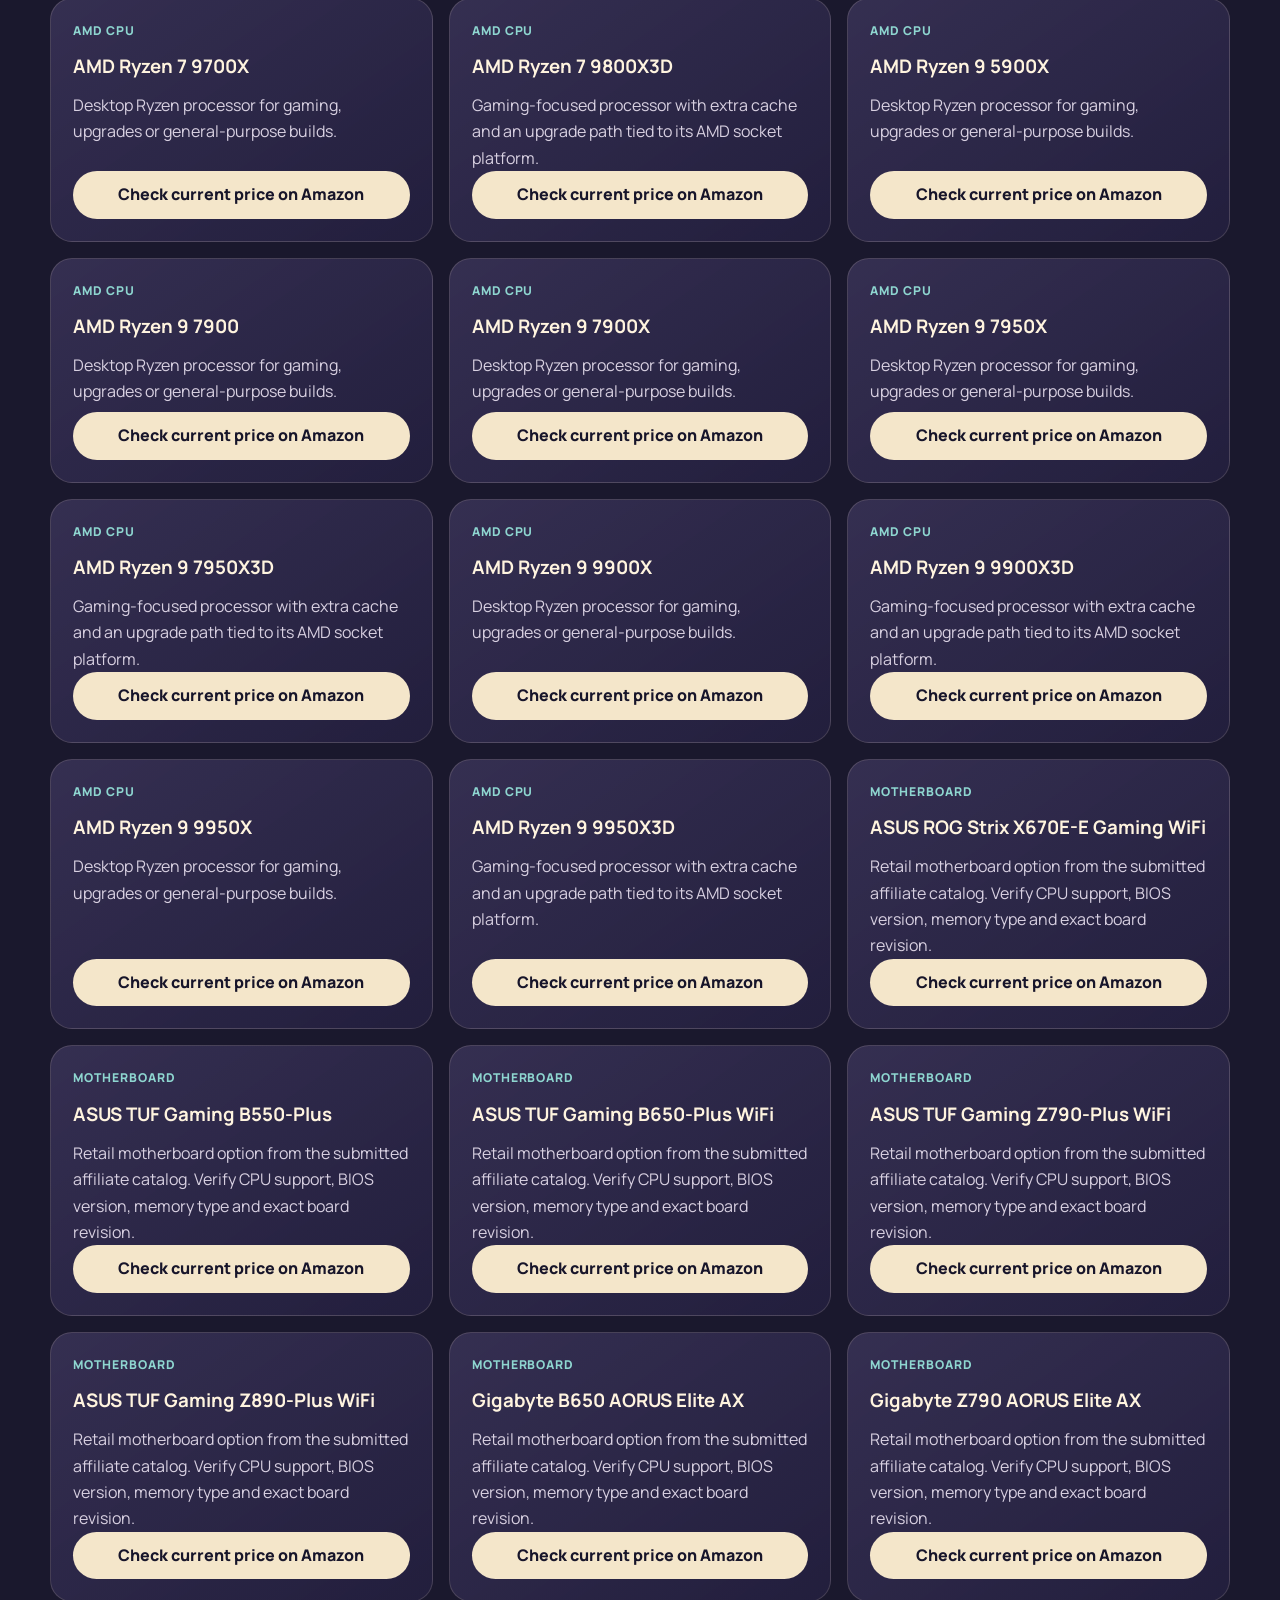
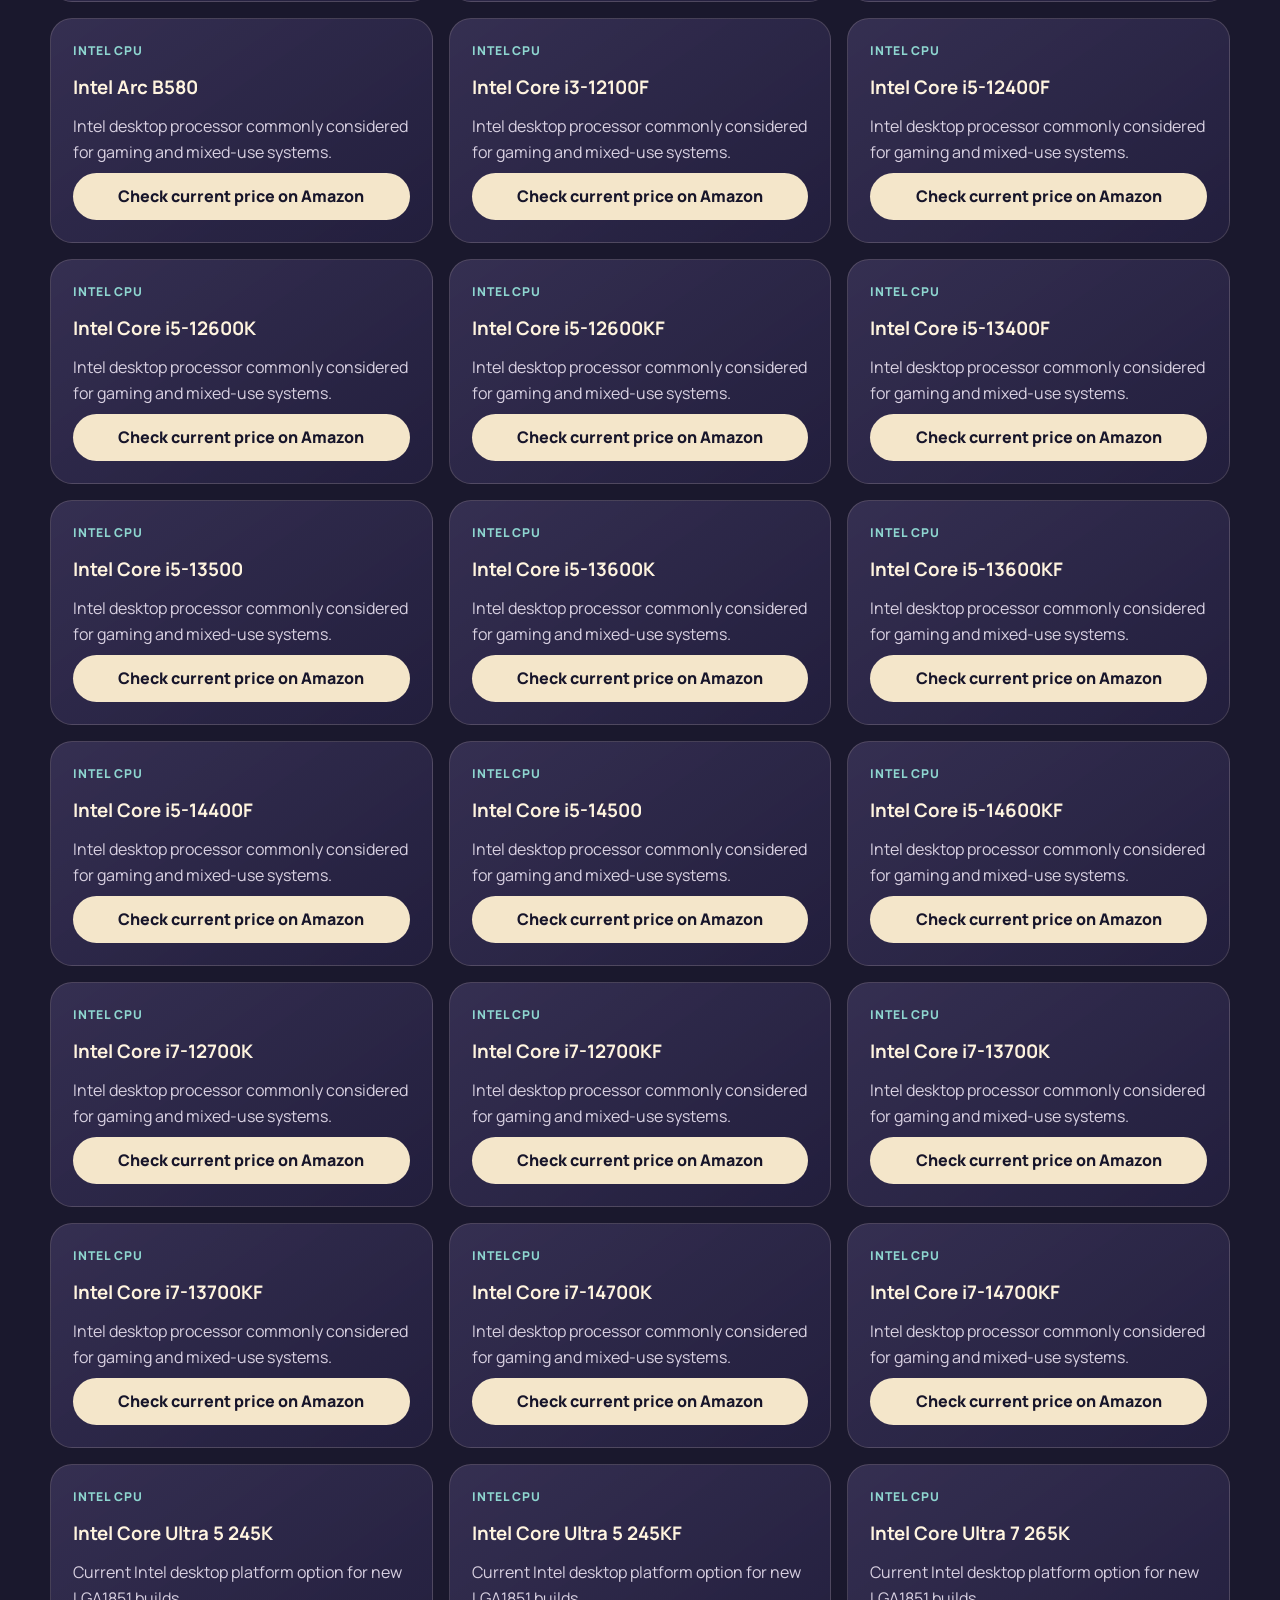
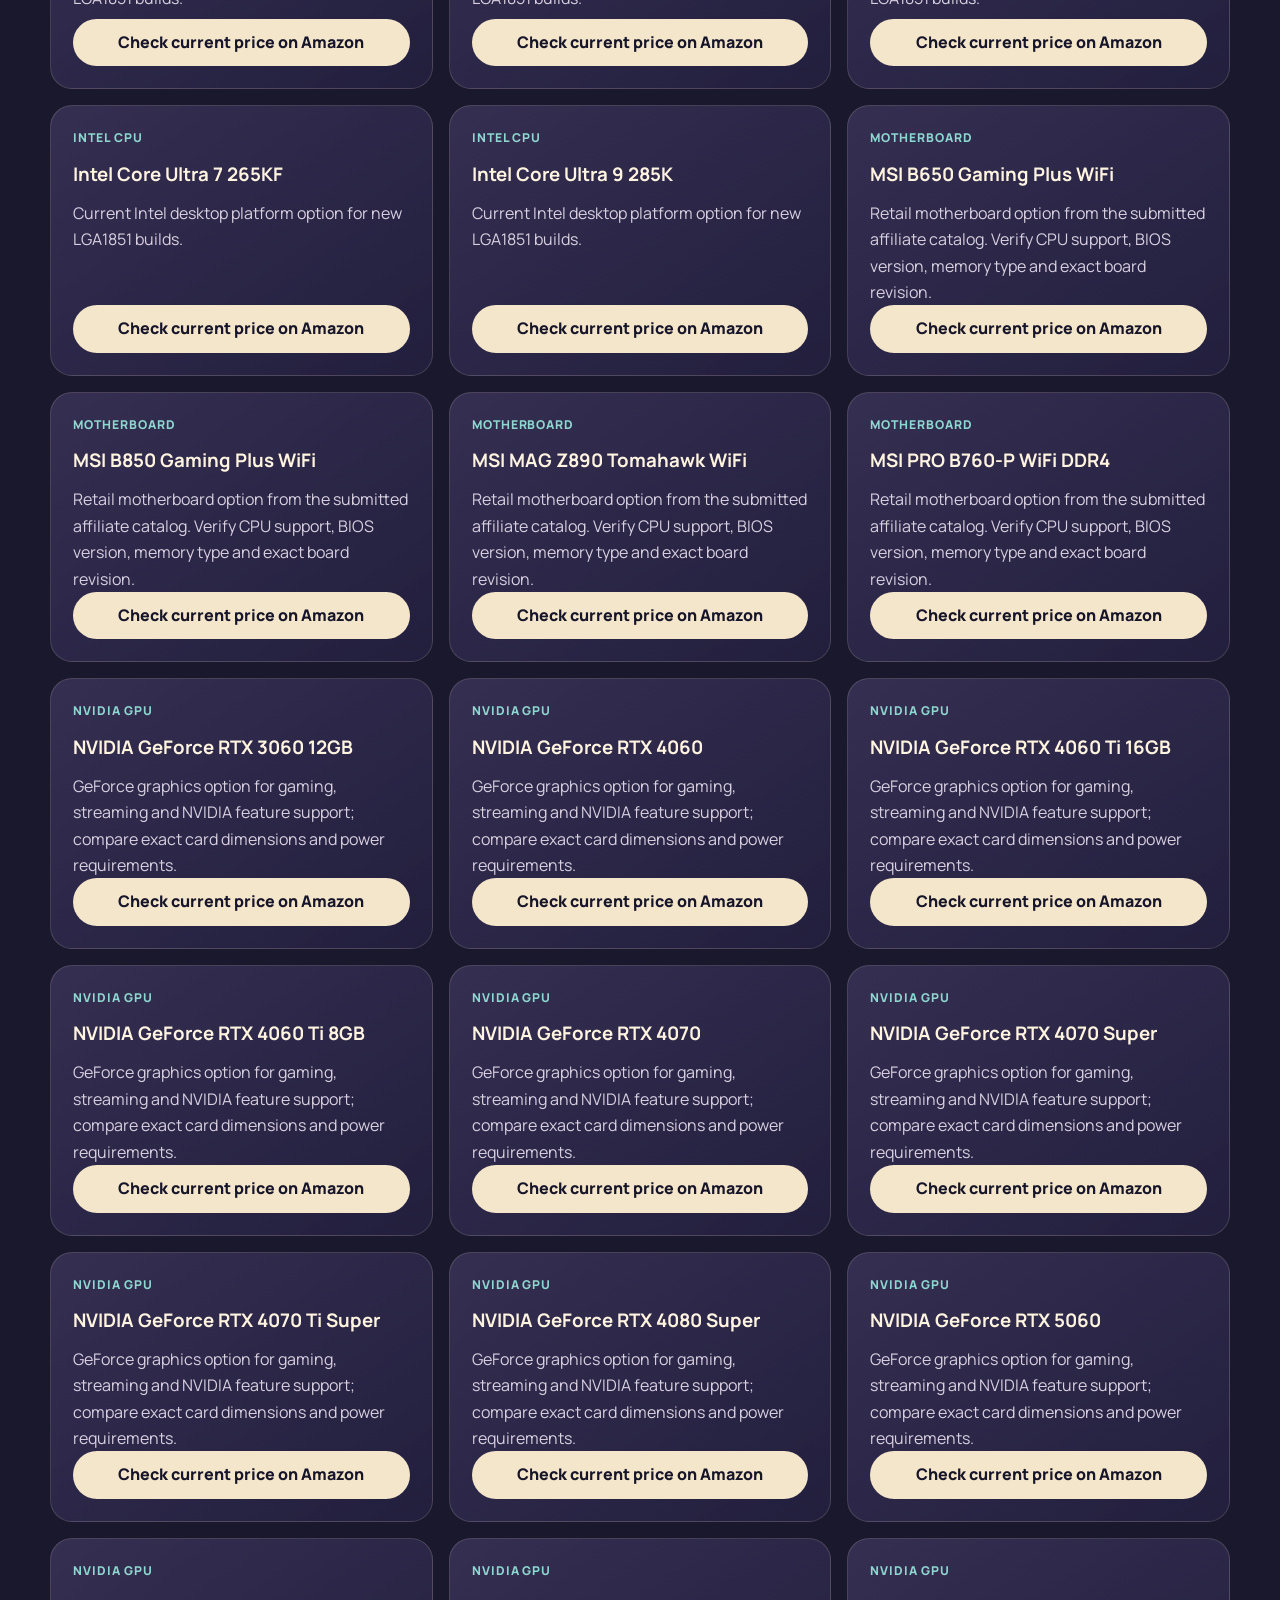
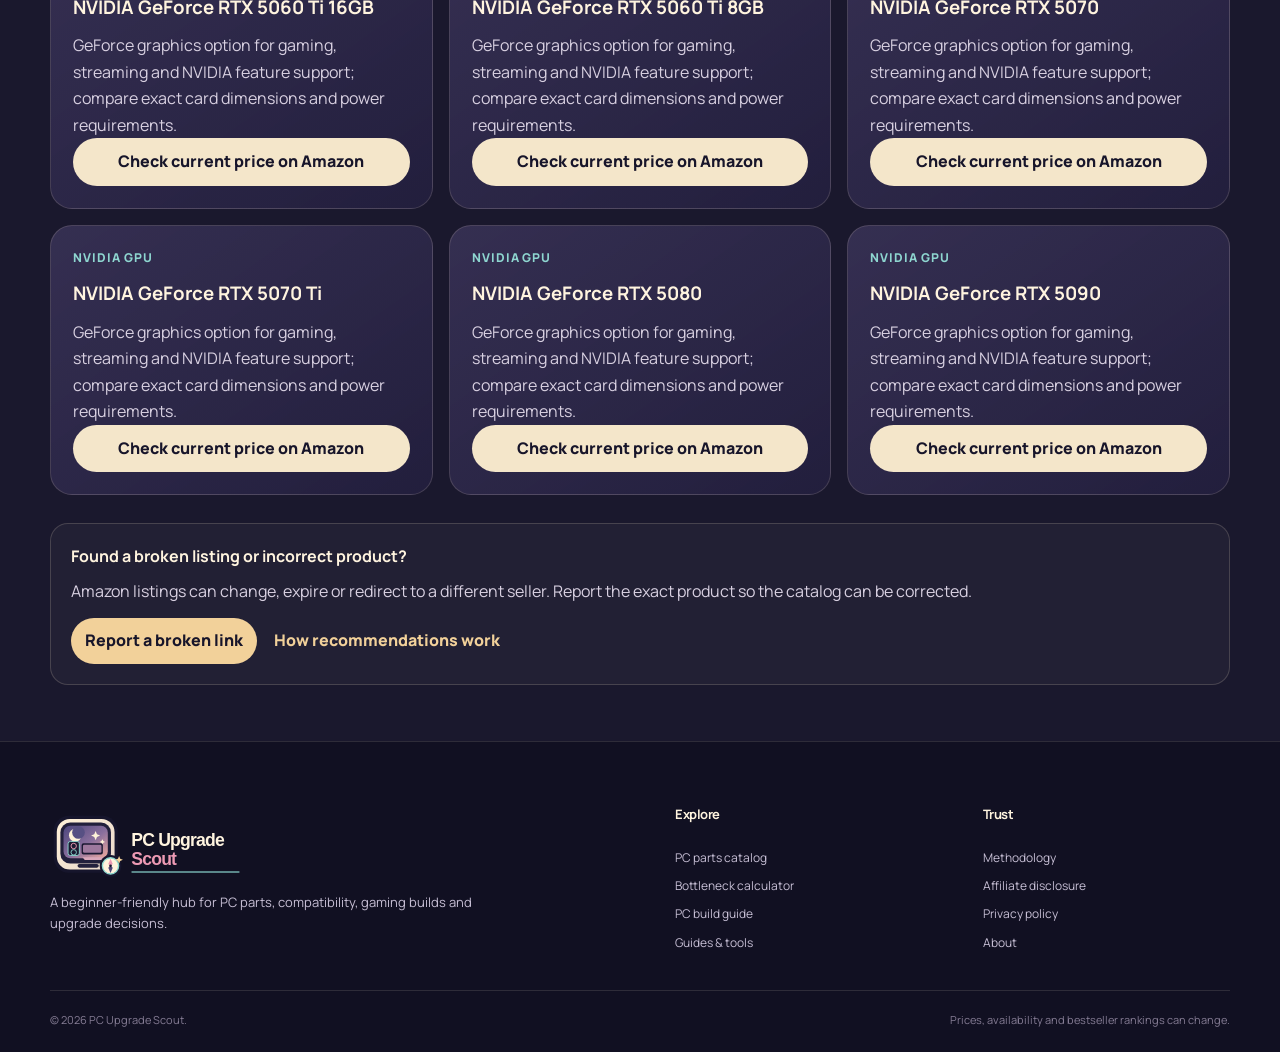
<file: parts.html>
<!doctype html><html lang="en"><head><meta charset="utf-8"/><meta name="viewport" content="width=device-width,initial-scale=1"/><title>PC Parts Catalog & 2026 Top Sellers | PC Upgrade Scout</title><meta name="description" content="Browse current top-selling PC parts and the full PC Upgrade Scout affiliate catalog of CPUs, GPUs, and motherboards."/><meta name="robots" content="index,follow,max-image-preview:large,max-snippet:-1"/><meta name="theme-color" content="#17152a"/><link rel="canonical" href="https://pc-upgrade-scout.vercel.app/parts.html"/><link rel="icon" href="favicon.svg" type="image/svg+xml"/><link rel="preconnect" href="https://fonts.googleapis.com"/><link rel="preconnect" href="https://fonts.gstatic.com" crossorigin/><link href="https://fonts.googleapis.com/css2?family=Manrope:wght@400;500;600;700;800&family=Zen+Maru+Gothic:wght@500;700&display=swap" rel="stylesheet"/><link rel="stylesheet" href="hub.css"/><link rel="stylesheet" href="parts.css"/><script defer src="affiliate-products.js"></script><script defer src="parts.js"></script><script type="application/ld+json">{"@context":"https://schema.org","@type":"CollectionPage","name":"PC Parts Catalog and 2026 Top Sellers","url":"https://pc-upgrade-scout.vercel.app/parts.html","description":"A browsable catalog of CPUs, GPUs, and motherboards with current top-selling products highlighted."}</script></head><body><a class="skip-link" href="#main">Skip to content</a><header class="site-header"><div class="container nav-wrap"><a class="brand" href="index.html" aria-label="PC Upgrade Scout home"><img src="pc-upgrade-scout-logo.svg" alt="PC Upgrade Scout" width="286" height="78"/></a><button class="menu-button" id="menuButton" aria-expanded="false" aria-controls="mainNav">Menu</button><nav class="main-nav" id="mainNav" aria-label="Primary navigation"><a href="index.html">Home</a><a href="parts.html" aria-current="page">PC parts</a><a href="starter-1440p-build.html">PC builds</a><a href="guides.html">Guides & tools</a><a href="pc-compatibility-calculator.html">Bottleneck calculator</a><a href="methodology.html">Methodology</a><a href="affiliate-disclosure.html">Disclosure</a></nav></div></header><main id="main"><section class="parts-hero"><div class="container"><div class="eyebrow">Current buying interest and full catalog</div><h1>PC parts and 2026 top sellers</h1><p>Start with products showing strong current buyer interest, then browse every CPU, graphics card, and motherboard that has an active affiliate link on PC Upgrade Scout.</p><div class="parts-summary"><span><b id="partsTotal">0</b> linked products</span><span>CPUs · GPUs · motherboards</span><span>Last reviewed August 2, 2026</span></div><p class="affiliate-note">As an Amazon Associate I earn from qualifying purchases. Rankings, prices, sellers, and availability can change. Verify exact model specifications and compatibility before buying.</p></div></section><section class="seller-section"><div class="container"><div class="section-heading"><div><div class="eyebrow">Top sellers first</div><h2>Why buyers are choosing these parts</h2></div><p>These highlights use recent Amazon bestseller activity and broader 2026 buying trends. They are not permanent rankings.</p></div><div class="seller-grid" id="sellerGrid"></div><p class="source-note">Current bestseller signals favor AMD gaming CPUs such as the Ryzen 7 9800X3D and value AM4 chips, while Amazon graphics-card rankings include products such as the RTX 3060, RTX 5070, RTX 5070 Ti, RX 9060 XT and RX 9070 XT. Popularity does not automatically make a product the best match for every build.</p></div></section><section class="catalog-section"><div class="container"><div class="section-heading"><div><div class="eyebrow">All linked products</div><h2>Browse the complete PC parts catalog</h2></div><p>Only products with a submitted affiliate link appear here. Older and unlinked hardware remains available inside the compatibility calculator.</p></div><div class="parts-toolbar"><label><span class="sr-only">Search PC parts</span><input id="partsSearch" type="search" placeholder="Search CPUs, GPUs, or motherboards..." autocomplete="off"/></label><div class="filter-buttons" aria-label="Filter parts"><button type="button" class="active" data-filter="all">All</button><button type="button" data-filter="amd-cpu">AMD CPUs</button><button type="button" data-filter="intel-cpu">Intel CPUs</button><button type="button" data-filter="nvidia-gpu">NVIDIA GPUs</button><button type="button" data-filter="amd-gpu">AMD GPUs</button><button type="button" data-filter="intel-gpu">Intel GPUs</button><button type="button" data-filter="motherboard">Motherboards</button></div></div><div class="parts-count" id="partsCount"></div><div class="parts-grid" id="partsGrid"></div><div style="margin-top:28px;padding:20px;border:1px solid rgba(241,224,198,.18);border-radius:18px;background:rgba(255,255,255,.035)"><strong>Found a broken listing or incorrect product?</strong><p style="margin:8px 0 14px;line-height:1.65;color:#d8d0e1">Amazon listings can change, expire or redirect to a different seller. Report the exact product so the catalog can be corrected.</p><a href="parts.html?report=broken" style="display:inline-flex;padding:10px 14px;border-radius:999px;background:#f2d19a;color:#17152a;text-decoration:none;font-weight:800">Report a broken link</a> <a href="methodology.html" style="display:inline-flex;padding:10px 14px;color:#f2d19a;font-weight:800">How recommendations work</a></div></div></section></main><footer class="site-footer"><div class="container footer-grid"><div class="footer-brand"><img src="pc-upgrade-scout-logo.svg" alt="PC Upgrade Scout" width="286" height="78"/><p>A beginner-friendly hub for PC parts, compatibility, gaming builds and upgrade decisions.</p></div><div><h2>Explore</h2><a href="parts.html">PC parts catalog</a><a href="pc-compatibility-calculator.html">Bottleneck calculator</a><a href="starter-1440p-build.html">PC build guide</a><a href="guides.html">Guides & tools</a></div><div><h2>Trust</h2><a href="methodology.html">Methodology</a><a href="affiliate-disclosure.html">Affiliate disclosure</a><a href="privacy.html">Privacy policy</a><a href="about.html">About</a></div></div><div class="container footer-bottom"><span>© <span id="currentYear"></span> PC Upgrade Scout.</span><span>Prices, availability and bestseller rankings can change.</span></div></footer></body></html>
</file>
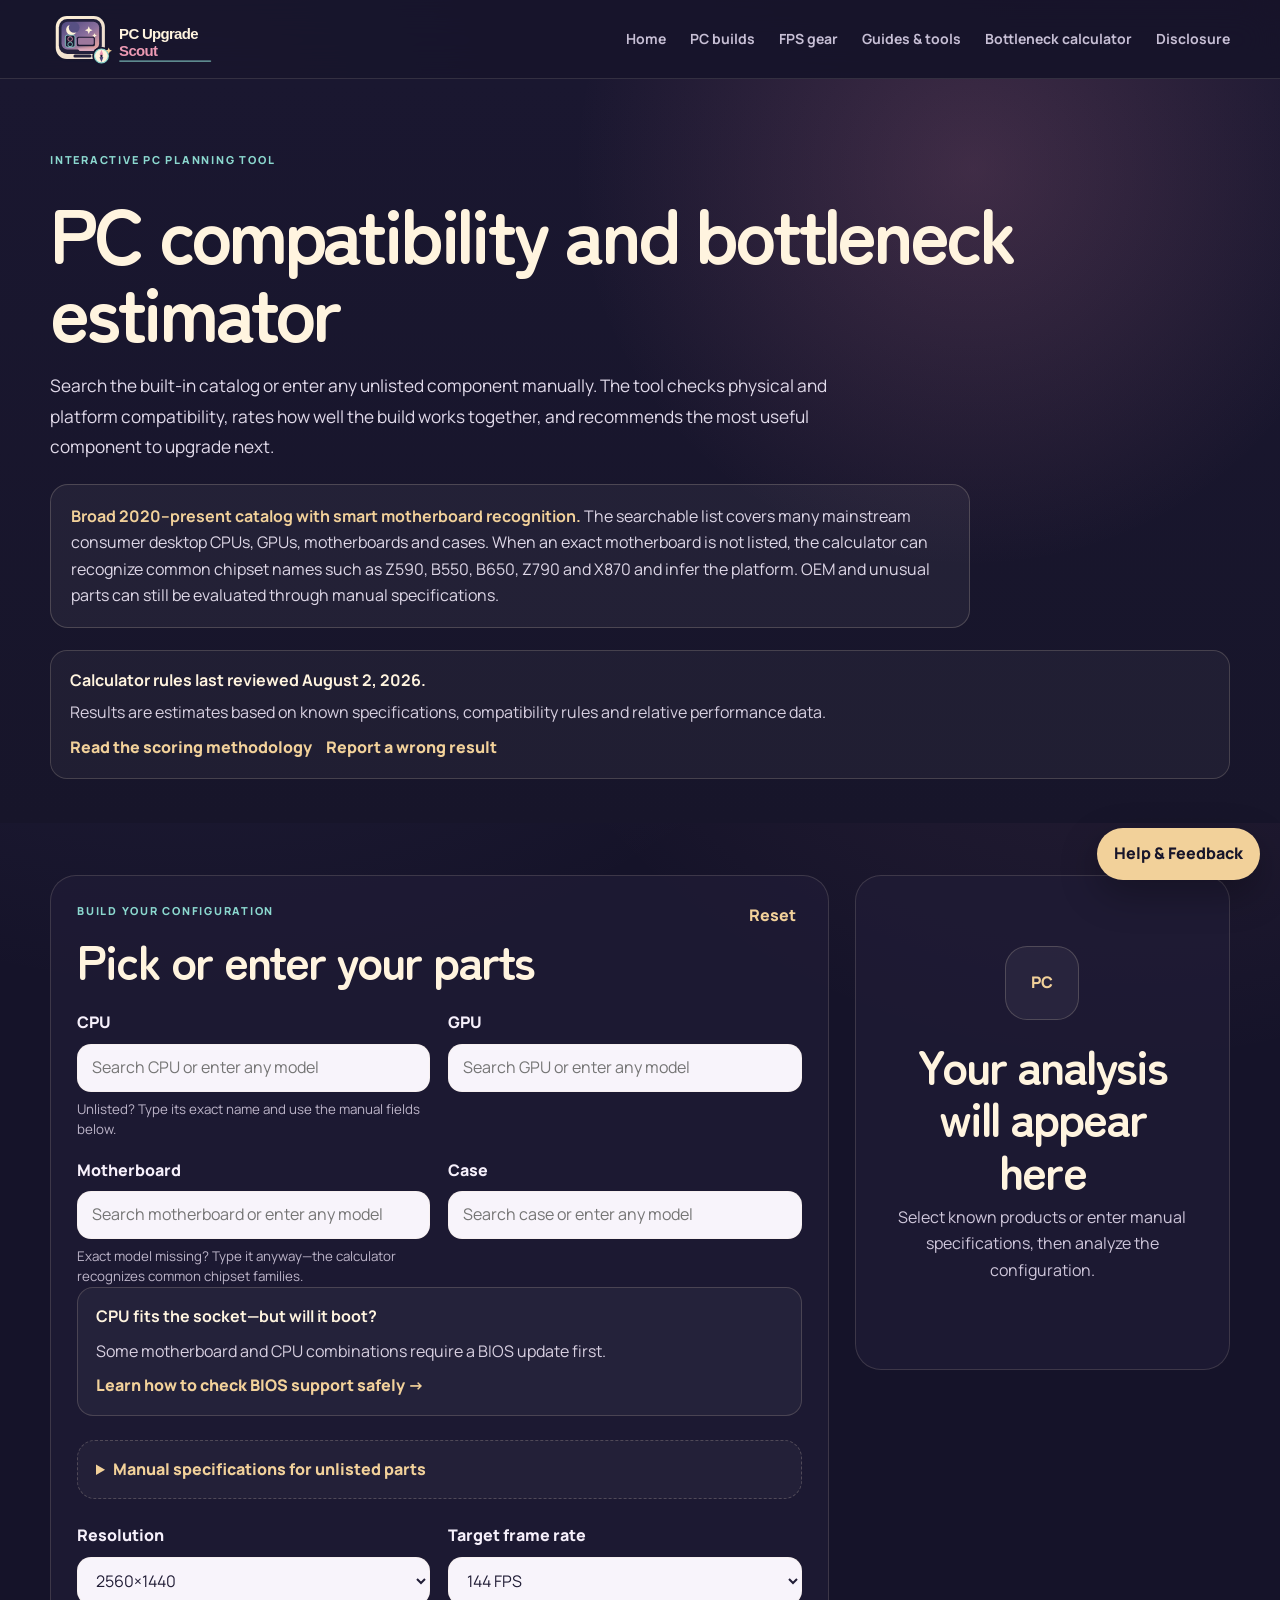
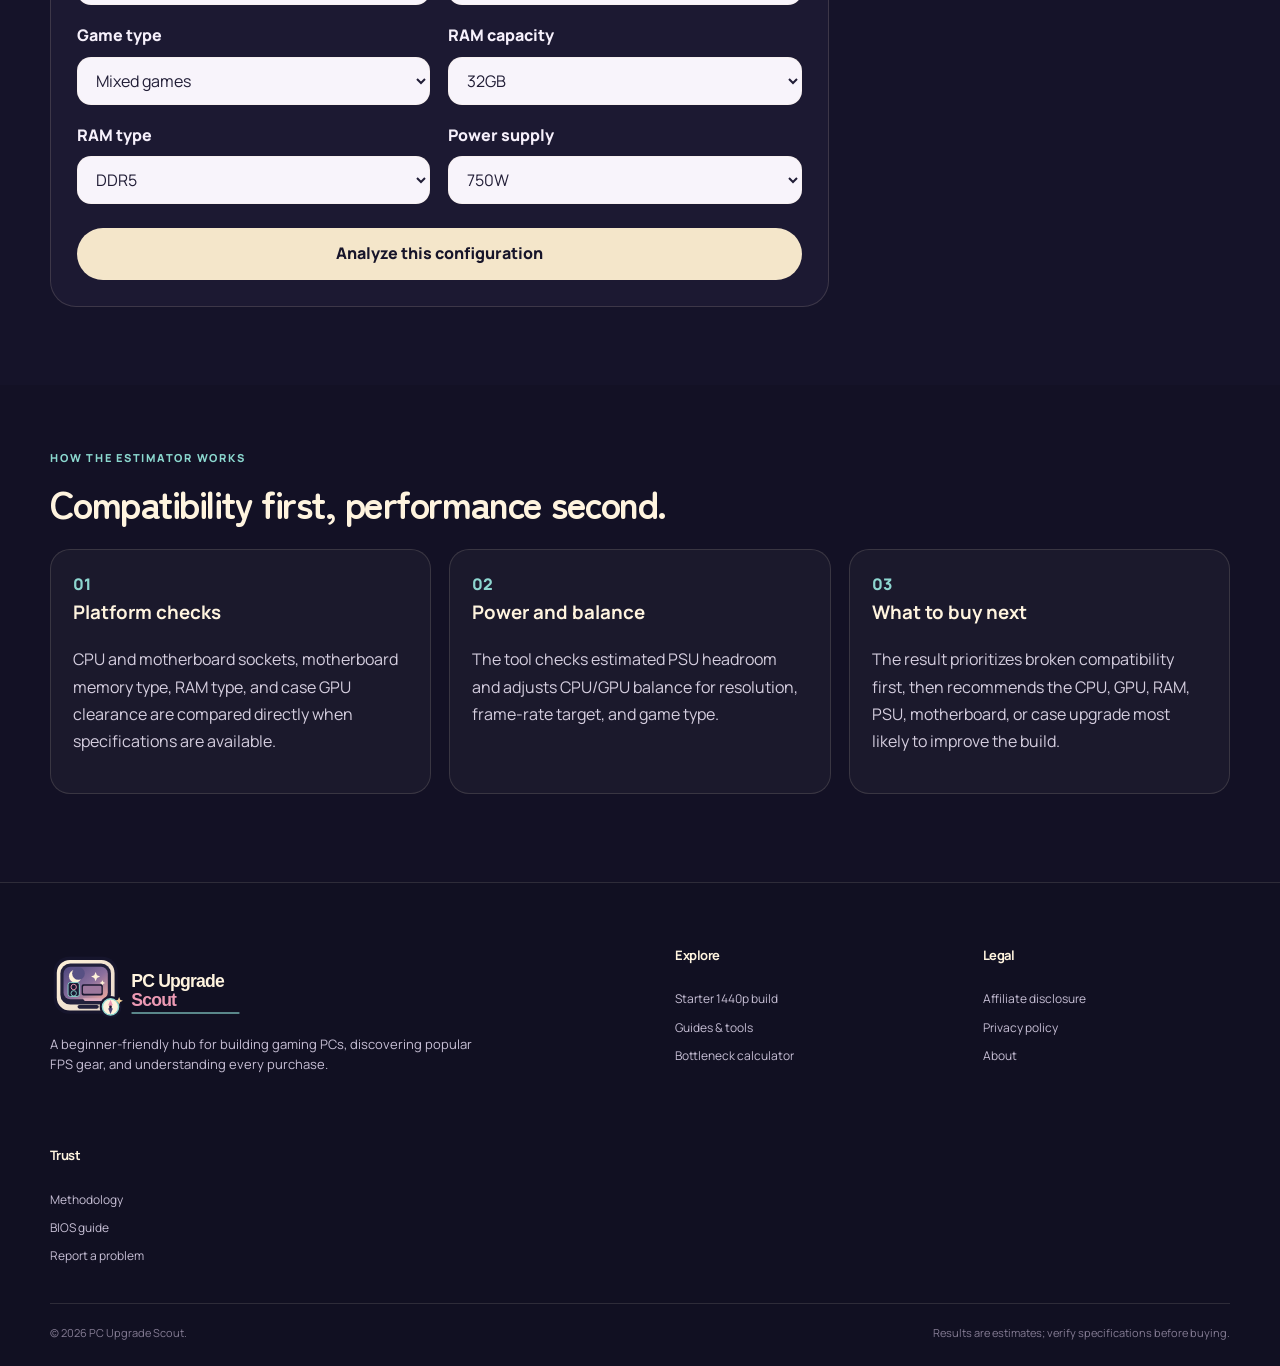
<file: pc-compatibility-calculator.html>
<!doctype html>
<html lang="en">
<head>
  <meta charset="utf-8" />
  <meta name="viewport" content="width=device-width, initial-scale=1" />
  <title>PC Compatibility & Bottleneck Estimator | PC Upgrade Scout</title>
  <meta name="description" content="Choose or manually enter PC parts to check compatibility, rate the build from 1 to 10, and learn which component to upgrade next." />
  <meta name="robots" content="index,follow,max-snippet:-1" />
  <meta name="theme-color" content="#17152a" />
  <link rel="canonical" href="https://pc-upgrade-scout.vercel.app/pc-compatibility-calculator.html" />
  <link rel="icon" href="favicon.svg" type="image/svg+xml" />
  <link rel="preconnect" href="https://fonts.googleapis.com" />
  <link rel="preconnect" href="https://fonts.gstatic.com" crossorigin />
  <link href="https://fonts.googleapis.com/css2?family=Manrope:wght@400;500;600;700;800&family=Zen+Maru+Gothic:wght@500;700&display=swap" rel="stylesheet" />
  <link rel="stylesheet" href="hub.css" />
  <link rel="stylesheet" href="calculator.css" />
  <link rel="stylesheet" href="calculator-rating.css" />
  <link rel="stylesheet" href="calculator-next-upgrade.css" />
  <script defer src="calculator.js"></script>
  <script defer src="calculator-catalog-2020.js"></script>
  <script defer src="calculator-smart-coverage.js"></script>
  <script defer src="calculator-rating.js"></script>
  <script defer src="calculator-next-upgrade.js"></script>
  <script defer src="calculator-editable.js"></script>
  <script type="application/ld+json">{"@context":"https://schema.org","@type":"WebApplication","name":"PC Compatibility and Bottleneck Estimator","applicationCategory":"UtilitiesApplication","operatingSystem":"Any","url":"https://pc-upgrade-scout.vercel.app/pc-compatibility-calculator.html","description":"An interactive tool for checking PC-part compatibility, rating a build, and recommending the best next upgrade."}</script>
  <script>
    window.va = window.va || function () { (window.vaq = window.vaq || []).push(arguments); };
  </script>
  <script defer src="https://cdn.vercel-insights.com/v1/script.js"></script>
</head>
<body>
  <a class="skip-link" href="#main">Skip to content</a>
  <header class="site-header"><div class="container nav-wrap"><a class="brand" href="index.html" aria-label="PC Upgrade Scout home"><img src="pc-upgrade-scout-logo.svg" alt="PC Upgrade Scout" width="286" height="78" /></a><button class="menu-button" id="menuButton" aria-expanded="false" aria-controls="mainNav">Menu</button><nav class="main-nav" id="mainNav" aria-label="Primary navigation"><a href="index.html">Home</a><a href="starter-1440p-build.html">PC builds</a><a href="index.html#gear">FPS gear</a><a href="guides.html">Guides & tools</a><a href="pc-compatibility-calculator.html" aria-current="page">Bottleneck calculator</a><a href="affiliate-disclosure.html">Disclosure</a></nav></div></header>

  <main id="main">
    <section class="calculator-hero"><div class="container"><div class="eyebrow">Interactive PC planning tool</div><h1>PC compatibility and bottleneck estimator</h1><p>Search the built-in catalog or enter any unlisted component manually. The tool checks physical and platform compatibility, rates how well the build works together, and recommends the most useful component to upgrade next.</p><div class="calculator-warning"><strong>Broad 2020–present catalog with smart motherboard recognition.</strong> The searchable list covers many mainstream consumer desktop CPUs, GPUs, motherboards and cases. When an exact motherboard is not listed, the calculator can recognize common chipset names such as Z590, B550, B650, Z790 and X870 and infer the platform. OEM and unusual parts can still be evaluated through manual specifications.</div></div></section>

    <section class="calculator-shell"><div class="container calculator-layout">
      <form class="builder-panel" id="builderForm">
        <div class="panel-heading"><div><div class="eyebrow">Build your configuration</div><h2>Pick or enter your parts</h2></div><button class="text-button" id="resetCalculator" type="button">Reset</button></div>
        <div class="field-grid">
          <label class="field"><span>CPU</span><input id="cpuInput" list="cpuOptions" placeholder="Search CPU or enter any model" autocomplete="off" /><small>Unlisted? Type its exact name and use the manual fields below.</small></label>
          <label class="field"><span>GPU</span><input id="gpuInput" list="gpuOptions" placeholder="Search GPU or enter any model" autocomplete="off" /></label>
          <label class="field"><span>Motherboard</span><input id="boardInput" list="boardOptions" placeholder="Search motherboard or enter any model" autocomplete="off" /><small>Exact model missing? Type it anyway—the calculator recognizes common chipset families.</small></label>
          <label class="field"><span>Case</span><input id="caseInput" list="caseOptions" placeholder="Search case or enter any model" autocomplete="off" /></label>
        </div>
        <datalist id="cpuOptions"></datalist><datalist id="gpuOptions"></datalist><datalist id="boardOptions"></datalist><datalist id="caseOptions"></datalist>
        <details class="manual-panel"><summary>Manual specifications for unlisted parts</summary><div class="field-grid manual-grid">
          <label class="field"><span>CPU socket</span><input id="manualCpuSocket" placeholder="Example: AM5 or LGA1700" /></label>
          <label class="field"><span>CPU gaming score</span><input id="manualCpuScore" type="number" min="1" max="200" placeholder="1–200 relative score" /></label>
          <label class="field"><span>CPU estimated power</span><input id="manualCpuPower" type="number" min="1" max="500" placeholder="Watts" /></label>
          <label class="field"><span>GPU gaming score</span><input id="manualGpuScore" type="number" min="1" max="250" placeholder="1–250 relative score" /></label>
          <label class="field"><span>GPU board power</span><input id="manualGpuPower" type="number" min="1" max="800" placeholder="Watts" /></label>
          <label class="field"><span>GPU length</span><input id="manualGpuLength" type="number" min="1" max="600" placeholder="Millimeters" /></label>
          <label class="field"><span>Motherboard socket</span><input id="manualBoardSocket" placeholder="Example: AM5 or LGA1700" /></label>
          <label class="field"><span>Motherboard memory type</span><select id="manualBoardMemory"><option value="">Unknown</option><option>DDR4</option><option>DDR5</option></select></label>
          <label class="field"><span>Case GPU clearance</span><input id="manualCaseClearance" type="number" min="1" max="700" placeholder="Millimeters" /></label>
        </div></details>
        <div class="field-grid target-grid">
          <label class="field"><span>Resolution</span><select id="resolution"><option value="1080">1920×1080</option><option value="1440" selected>2560×1440</option><option value="2160">3840×2160 (4K)</option></select></label>
          <label class="field"><span>Target frame rate</span><select id="targetFps"><option value="60">60 FPS</option><option value="120">120 FPS</option><option value="144" selected>144 FPS</option><option value="165">165 FPS</option><option value="240">240 FPS</option><option value="360">360 FPS</option></select></label>
          <label class="field"><span>Game type</span><select id="gameType"><option value="balanced">Mixed games</option><option value="esports">Competitive esports</option><option value="aaa">Graphically demanding AAA</option><option value="simulation">Simulation / strategy</option></select></label>
          <label class="field"><span>RAM capacity</span><select id="ramCapacity"><option value="8">8GB</option><option value="16">16GB</option><option value="32" selected>32GB</option><option value="64">64GB</option><option value="128">128GB</option></select></label>
          <label class="field"><span>RAM type</span><select id="ramType"><option value="DDR4">DDR4</option><option value="DDR5" selected>DDR5</option></select></label>
          <label class="field"><span>Power supply</span><select id="psuWattage"><option value="450">450W</option><option value="550">550W</option><option value="650">650W</option><option value="750" selected>750W</option><option value="850">850W</option><option value="1000">1000W</option><option value="1200">1200W</option><option value="1600">1600W</option></select></label>
        </div>
        <button class="calculate-button" id="calculateButton" type="button">Analyze this configuration</button>
      </form>
      <aside class="results-panel" id="resultsPanel" aria-live="polite"><div class="empty-results"><div class="result-icon">PC</div><h2>Your analysis will appear here</h2><p>Select known products or enter manual specifications, then analyze the configuration.</p></div></aside>
    </div></section>

    <section class="method-section"><div class="container"><div class="eyebrow">How the estimator works</div><h2>Compatibility first, performance second.</h2><div class="method-grid"><article><span>01</span><h3>Platform checks</h3><p>CPU and motherboard sockets, motherboard memory type, RAM type, and case GPU clearance are compared directly when specifications are available.</p></article><article><span>02</span><h3>Power and balance</h3><p>The tool checks estimated PSU headroom and adjusts CPU/GPU balance for resolution, frame-rate target, and game type.</p></article><article><span>03</span><h3>What to buy next</h3><p>The result prioritizes broken compatibility first, then recommends the CPU, GPU, RAM, PSU, motherboard, or case upgrade most likely to improve the build.</p></article></div></div></section>
  </main>
  <footer class="site-footer"><div class="container footer-grid"><div class="footer-brand"><img src="pc-upgrade-scout-logo.svg" alt="PC Upgrade Scout" width="286" height="78" /><p>A beginner-friendly hub for building gaming PCs, discovering popular FPS gear, and understanding every purchase.</p></div><div><h2>Explore</h2><a href="starter-1440p-build.html">Starter 1440p build</a><a href="guides.html">Guides & tools</a><a href="pc-compatibility-calculator.html">Bottleneck calculator</a></div><div><h2>Legal</h2><a href="affiliate-disclosure.html">Affiliate disclosure</a><a href="privacy.html">Privacy policy</a><a href="about.html">About</a></div></div><div class="container footer-bottom"><span>© <span id="currentYear"></span> PC Upgrade Scout.</span><span>Results are estimates; verify specifications before buying.</span></div></footer>
</body>
</html>
</file>
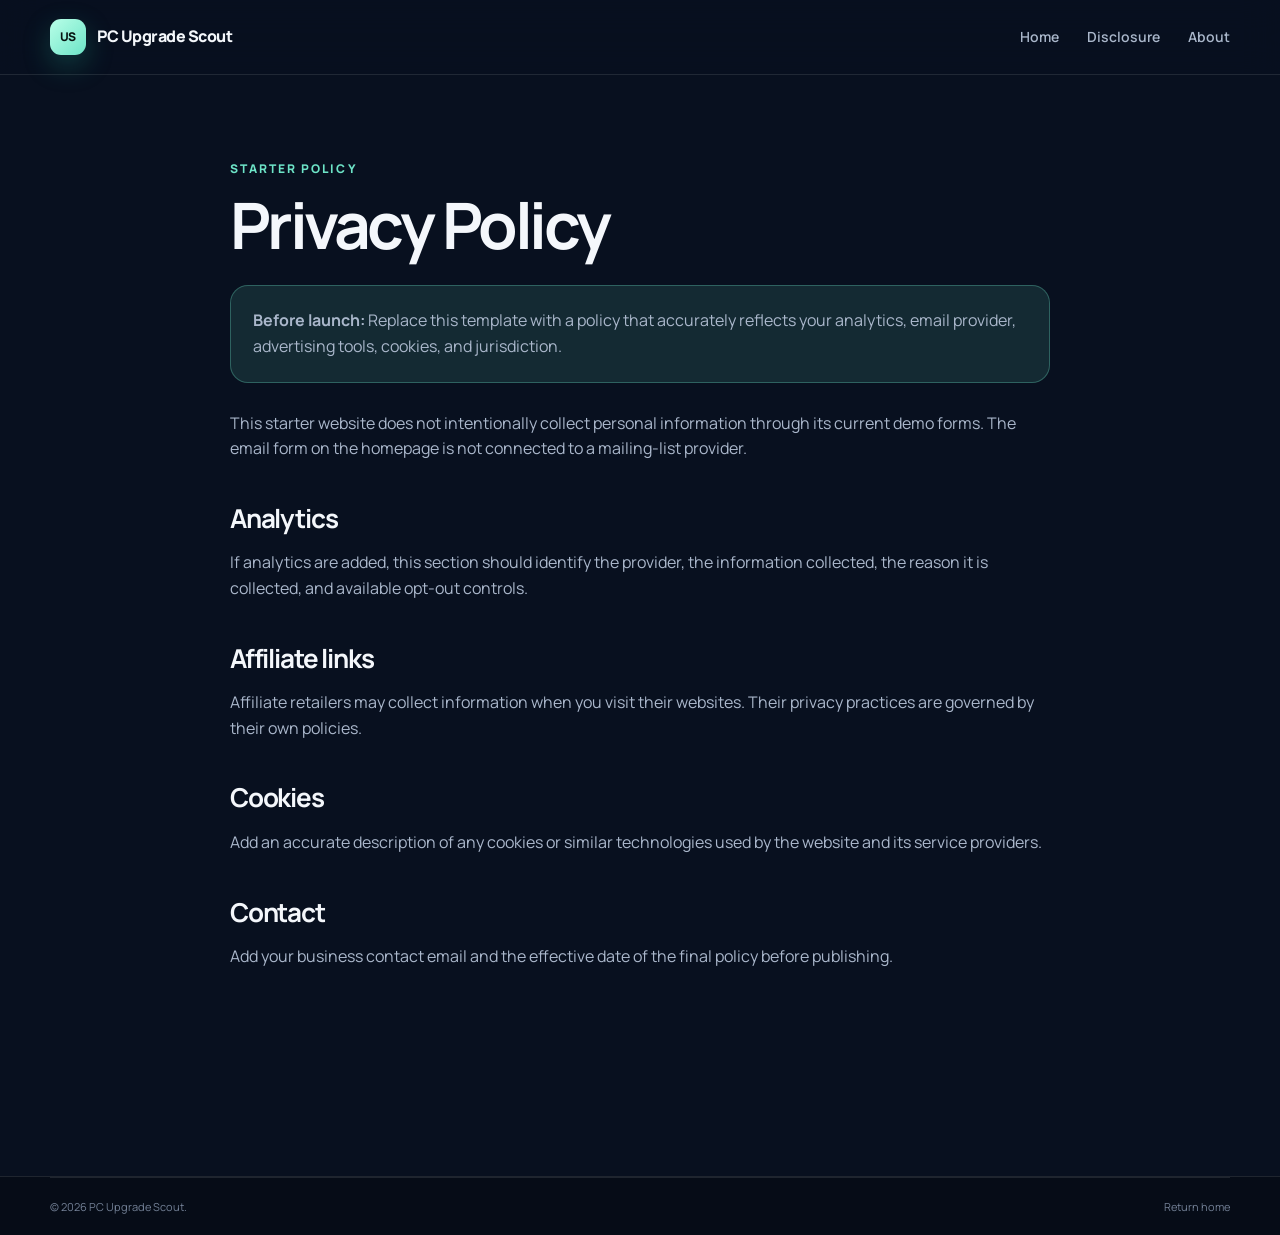
<file: privacy.html>
<!doctype html>
<html lang="en">
<head>
  <meta charset="utf-8" />
  <meta name="viewport" content="width=device-width, initial-scale=1" />
  <title>Privacy Policy | PC Upgrade Scout</title>
  <link rel="icon" href="favicon.svg" type="image/svg+xml" />
  <link rel="preconnect" href="https://fonts.googleapis.com" />
  <link rel="preconnect" href="https://fonts.gstatic.com" crossorigin />
  <link href="https://fonts.googleapis.com/css2?family=Manrope:wght@400;500;600;700;800&display=swap" rel="stylesheet" />
  <link rel="stylesheet" href="styles.css" />
  <script>
    window.va = window.va || function () { (window.vaq = window.vaq || []).push(arguments); };
  </script>
  <script defer src="https://cdn.vercel-insights.com/v1/script.js"></script>
</head>
<body>
  <header class="site-header"><div class="container nav-wrap"><a class="brand" href="index.html"><span class="brand-mark">US</span><span>PC Upgrade Scout</span></a><nav class="main-nav"><a href="index.html">Home</a><a href="affiliate-disclosure.html">Disclosure</a><a href="about.html">About</a></nav></div></header>
  <main class="legal-page"><article class="legal-wrap">
    <div class="eyebrow">Starter policy</div>
    <h1>Privacy Policy</h1>
    <div class="notice-box"><p><strong>Before launch:</strong> Replace this template with a policy that accurately reflects your analytics, email provider, advertising tools, cookies, and jurisdiction.</p></div>
    <p>This starter website does not intentionally collect personal information through its current demo forms. The email form on the homepage is not connected to a mailing-list provider.</p>
    <h2>Analytics</h2>
    <p>If analytics are added, this section should identify the provider, the information collected, the reason it is collected, and available opt-out controls.</p>
    <h2>Affiliate links</h2>
    <p>Affiliate retailers may collect information when you visit their websites. Their privacy practices are governed by their own policies.</p>
    <h2>Cookies</h2>
    <p>Add an accurate description of any cookies or similar technologies used by the website and its service providers.</p>
    <h2>Contact</h2>
    <p>Add your business contact email and the effective date of the final policy before publishing.</p>
  </article></main>
  <footer class="site-footer"><div class="container footer-bottom"><span>© 2026 PC Upgrade Scout.</span><a href="index.html">Return home</a></div></footer>
</body>
</html>
</file>
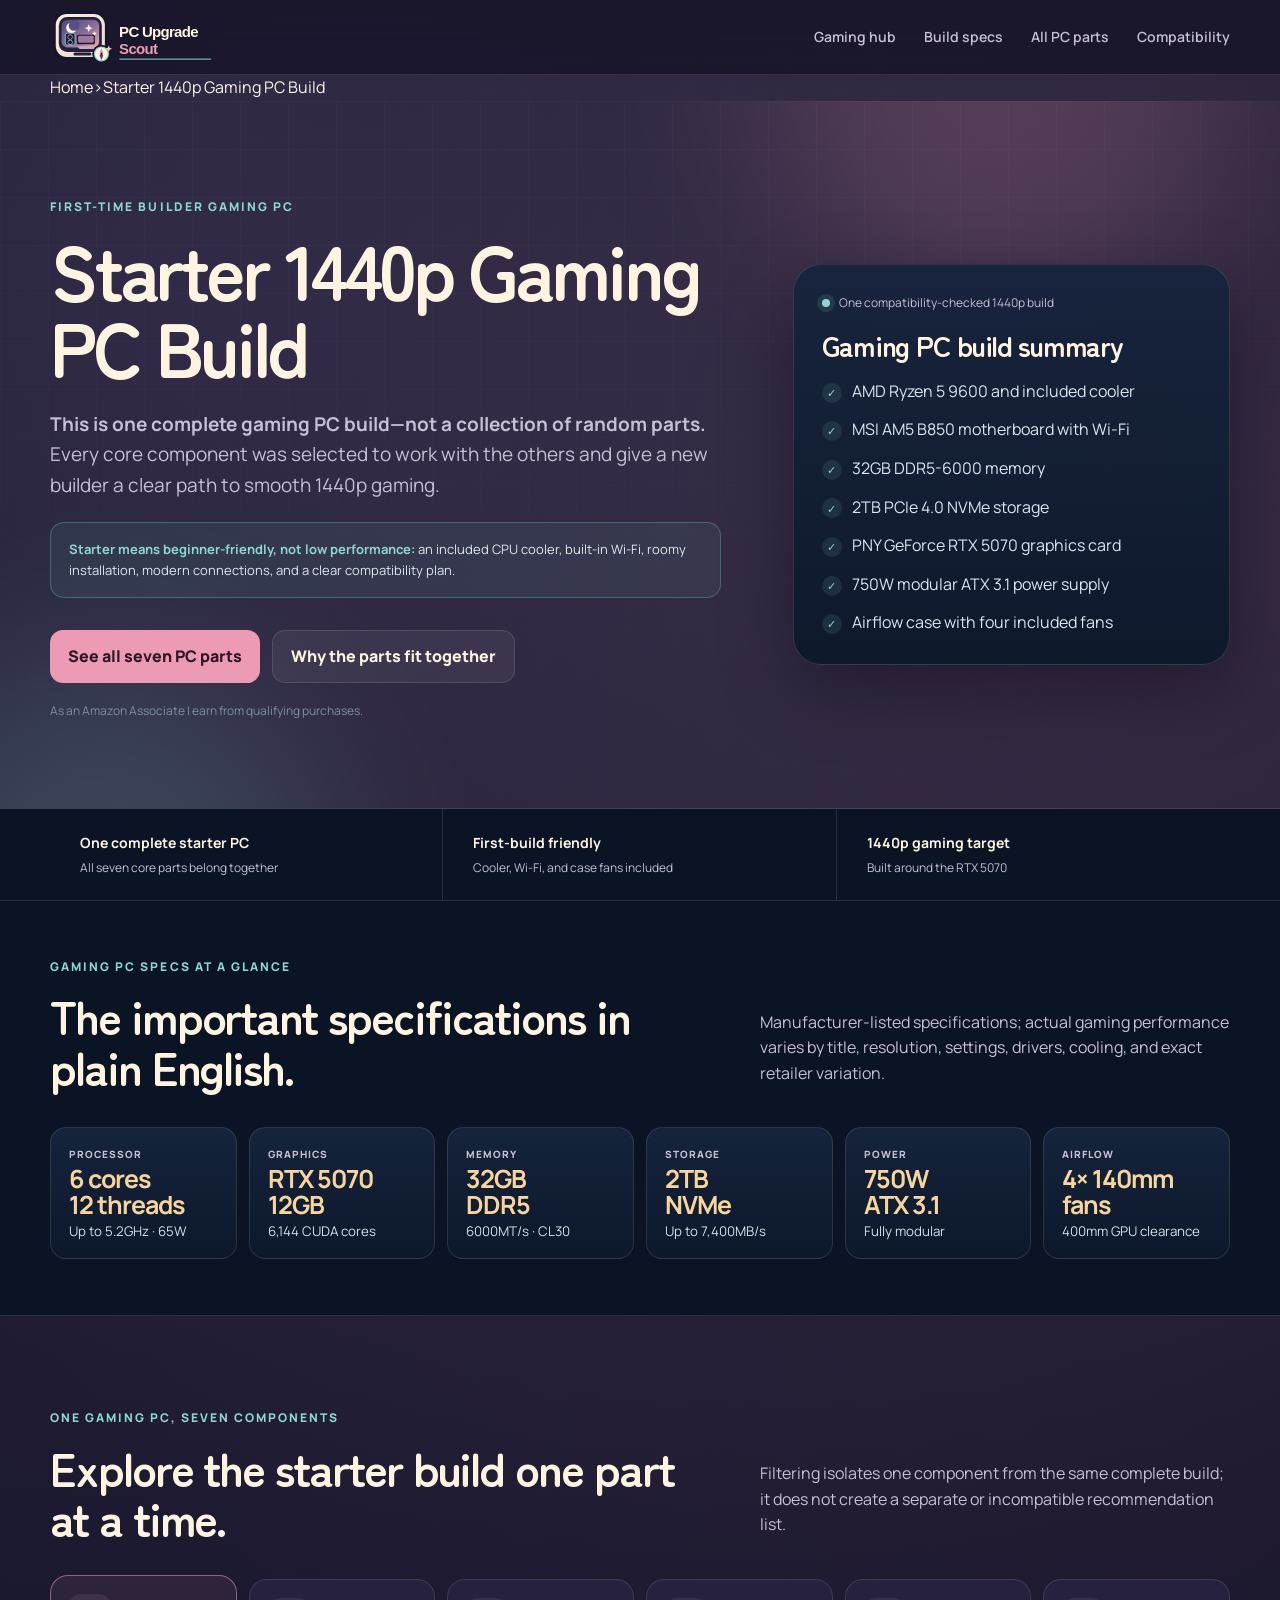
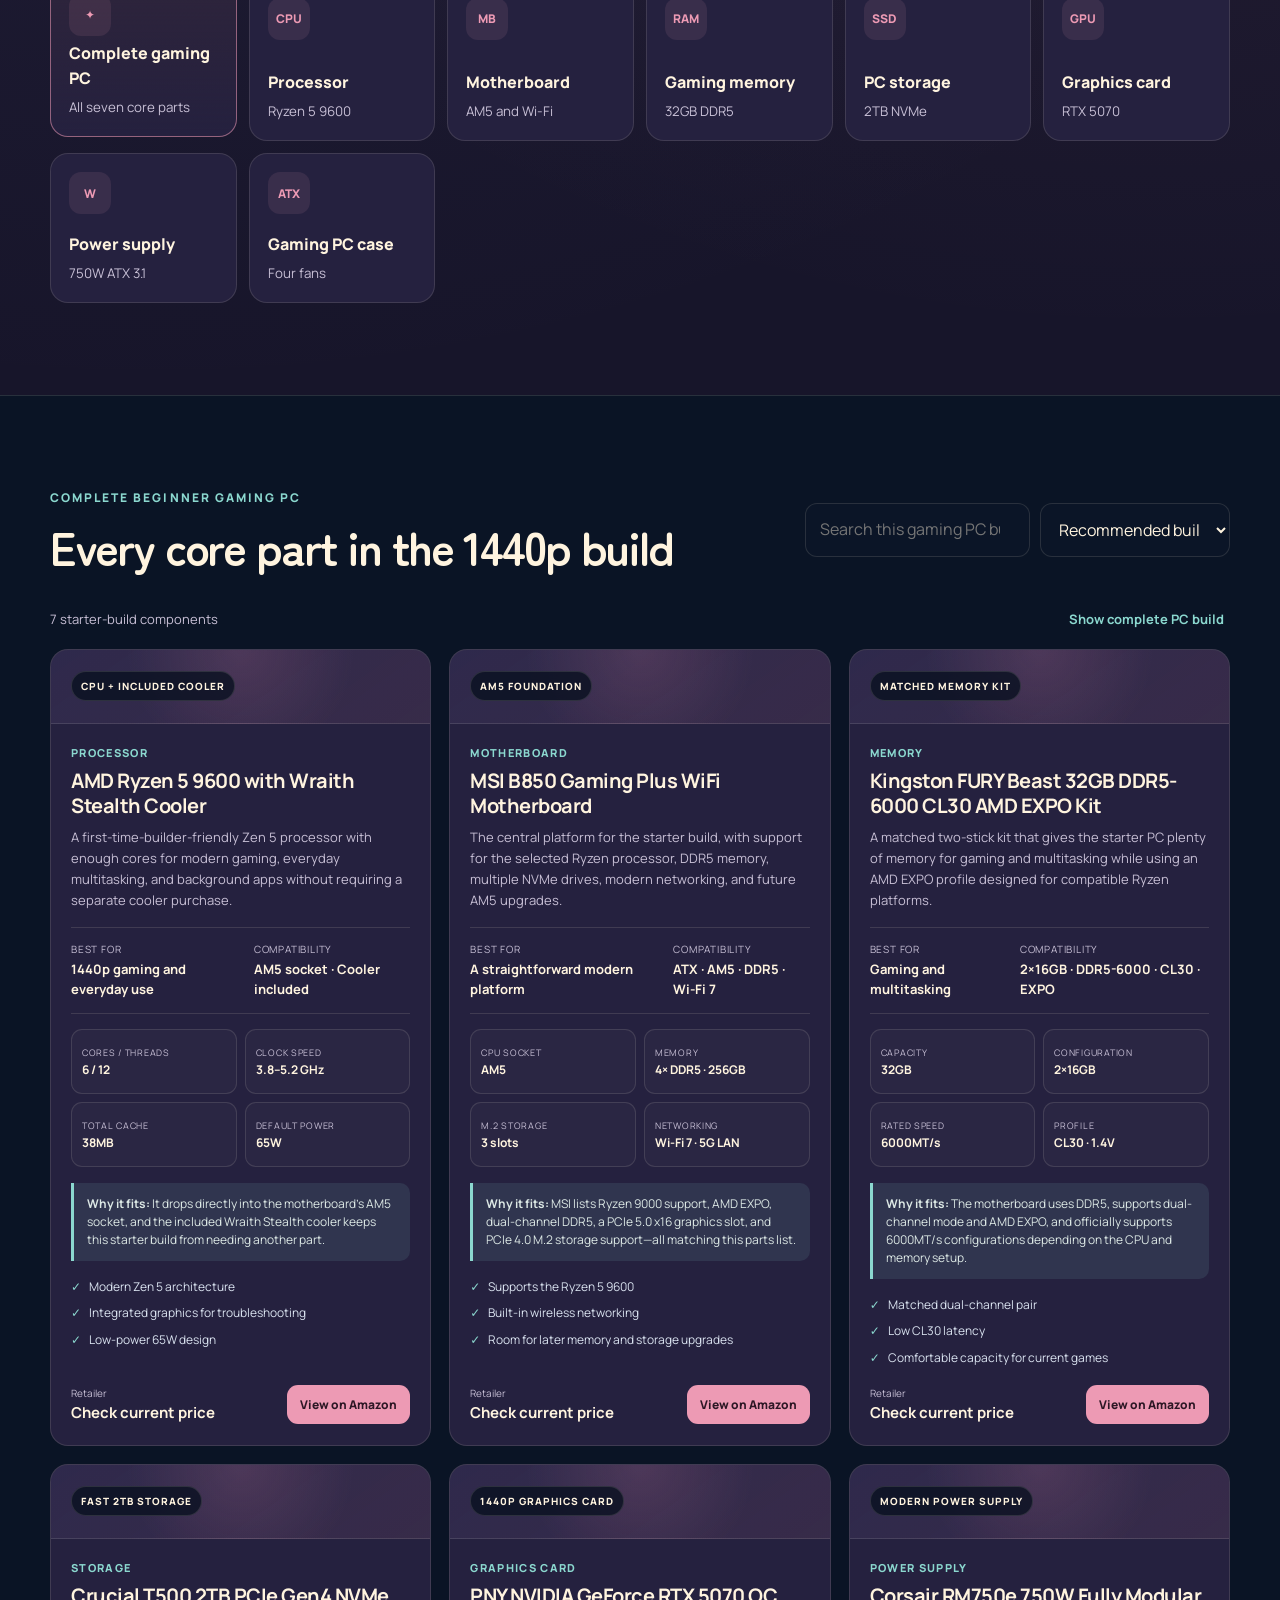
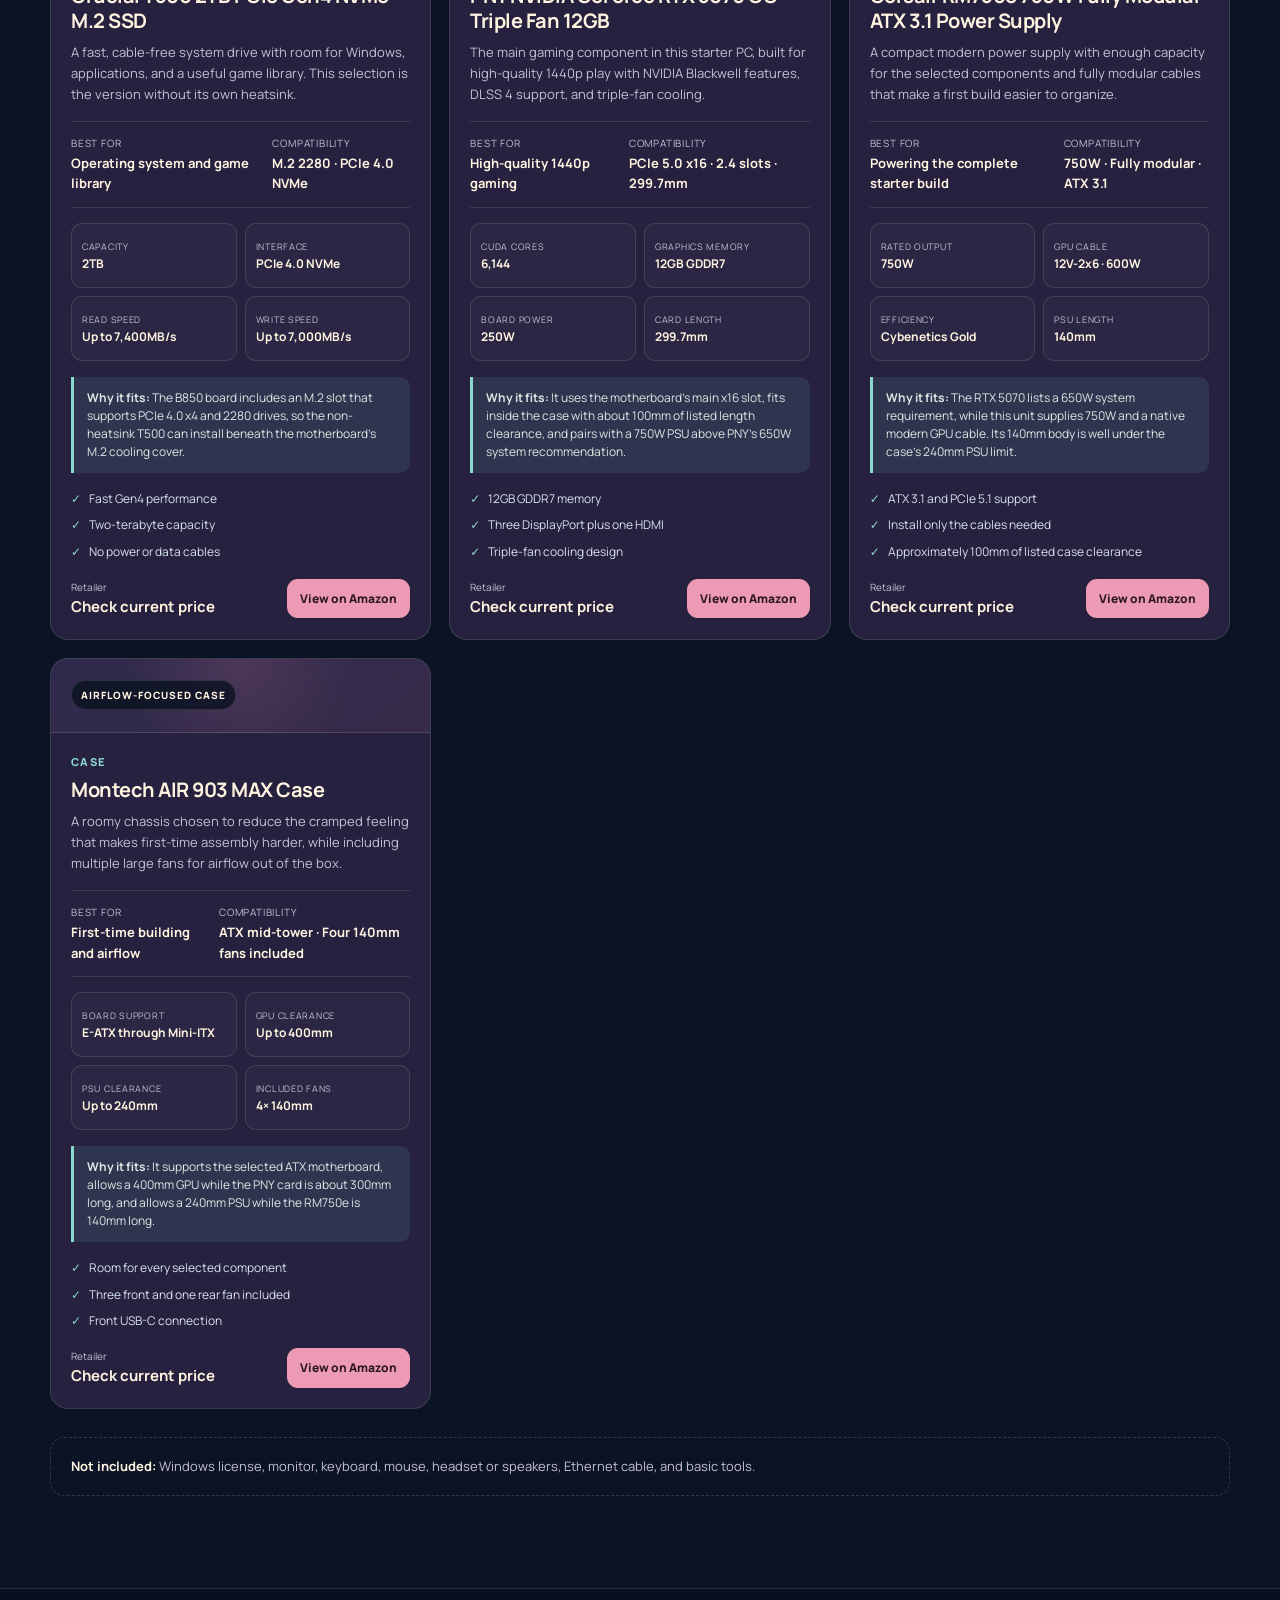
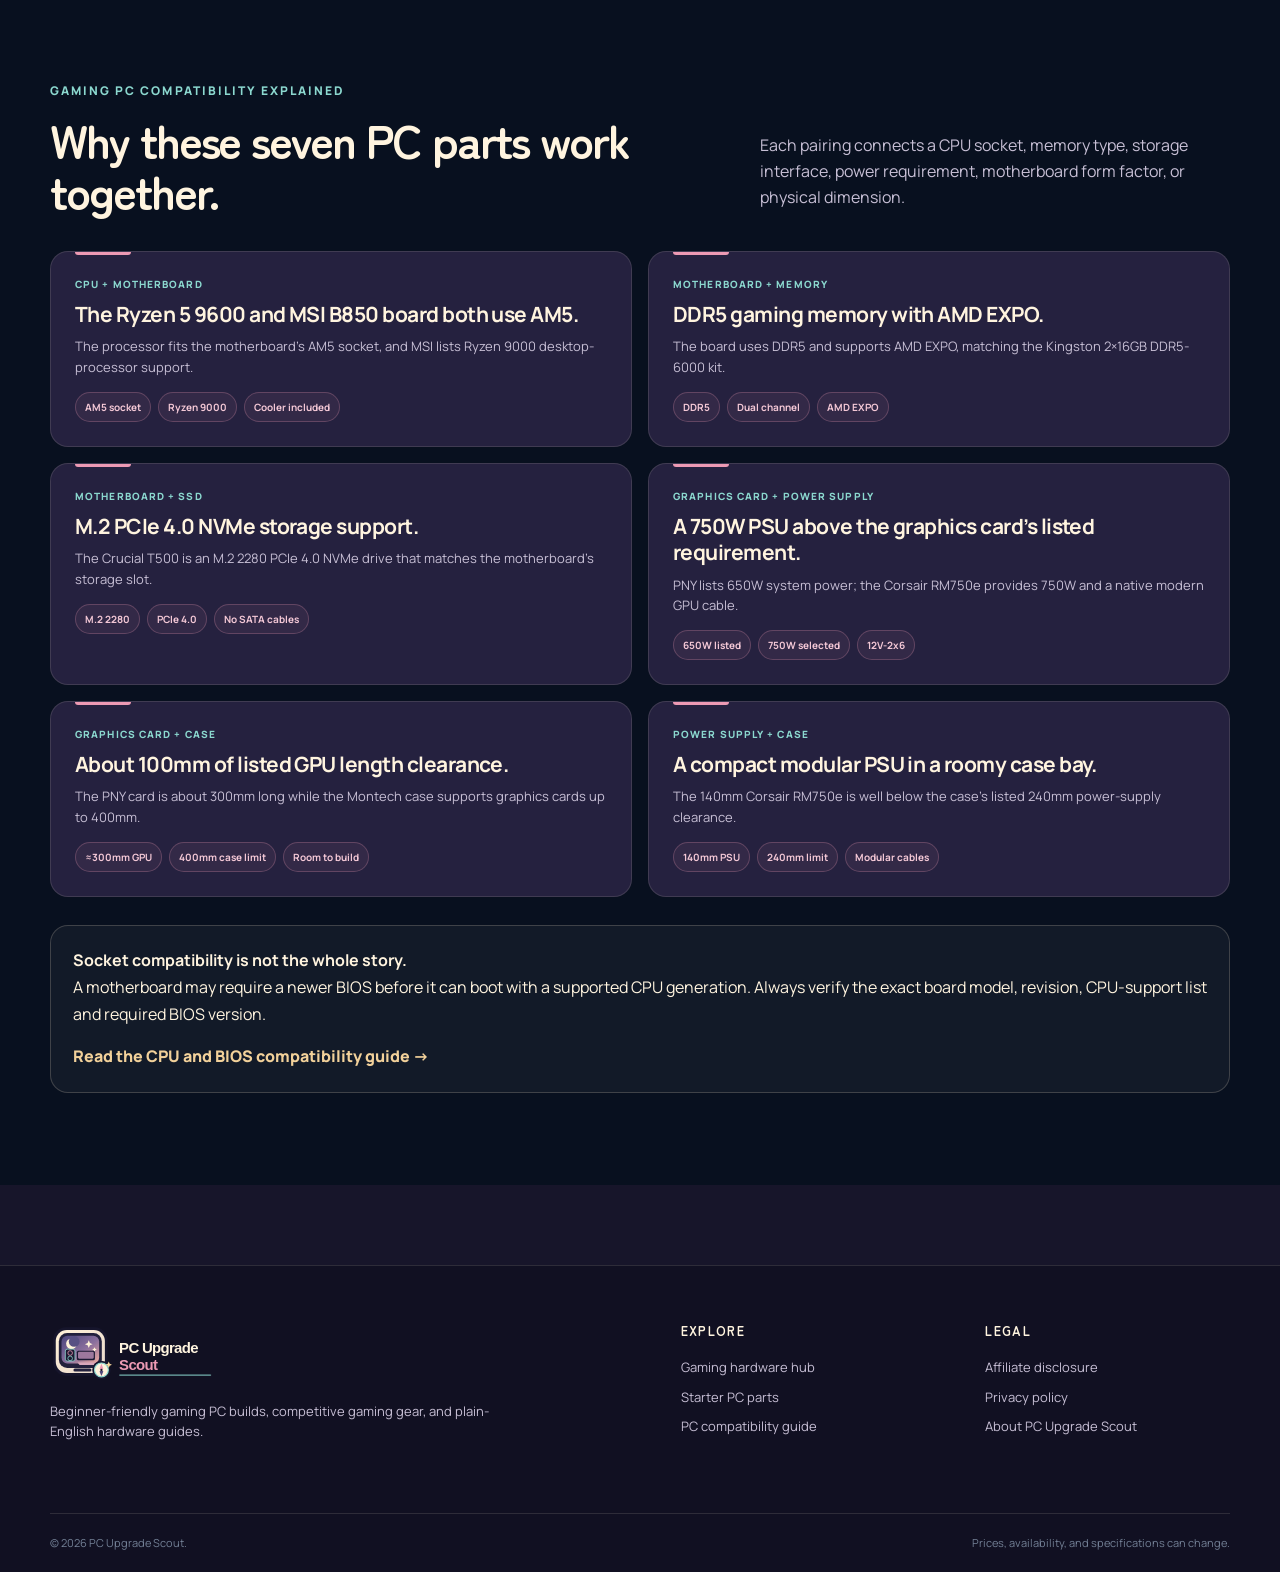
<file: starter-1440p-build.html>
<!doctype html><html lang="en"><head><meta charset="utf-8"/><meta name="viewport" content="width=device-width, initial-scale=1"/><title>Starter 1440p Gaming PC Build: Compatible Parts Guide | PC Upgrade Scout</title><meta name="description" content="A complete beginner-friendly 1440p gaming PC build with seven compatible parts, specifications, fit checks, and explanations for first-time builders."/><meta name="robots" content="index,follow,max-image-preview:large,max-snippet:-1"/><meta name="theme-color" content="#17152a"/><link rel="canonical" href="https://pc-upgrade-scout.vercel.app/starter-1440p-build.html"/><link rel="icon" href="favicon.svg" type="image/svg+xml"/><meta property="og:type" content="article"/><meta property="og:site_name" content="PC Upgrade Scout"/><meta property="og:title" content="Starter 1440p Gaming PC Build: Seven Compatible Parts"/><meta property="og:description" content="A first-time-builder parts list with compatibility checks, important specs, and plain-English explanations."/><meta property="og:url" content="https://pc-upgrade-scout.vercel.app/starter-1440p-build.html"/><link rel="preconnect" href="https://fonts.googleapis.com"/><link rel="preconnect" href="https://fonts.gstatic.com" crossorigin/><link href="https://fonts.googleapis.com/css2?family=Manrope:wght@400;500;600;700;800&family=Zen+Maru+Gothic:wght@500;700&display=swap" rel="stylesheet"/><link rel="stylesheet" href="styles.css"/><link rel="stylesheet" href="build.css"/><link rel="stylesheet" href="lofi-build.css"/><link rel="stylesheet" href="product-media.css"/><script type="application/ld+json">{"@context":"https://schema.org","@graph":[{"@type":"TechArticle","headline":"Starter 1440p Gaming PC Build: Seven Compatible Parts","description":"A complete beginner-friendly 1440p gaming PC build with specifications and compatibility explanations.","datePublished":"2026-07-30","dateModified":"2026-07-31","author":{"@type":"Organization","name":"PC Upgrade Scout"},"publisher":{"@type":"Organization","name":"PC Upgrade Scout","logo":{"@type":"ImageObject","url":"https://pc-upgrade-scout.vercel.app/pc-upgrade-scout-logo.svg"}},"mainEntityOfPage":"https://pc-upgrade-scout.vercel.app/starter-1440p-build.html","about":["Gaming PC build","1440p gaming","PC part compatibility","Beginner PC building"]},{"@type":"BreadcrumbList","itemListElement":[{"@type":"ListItem","position":1,"name":"PC Upgrade Scout","item":"https://pc-upgrade-scout.vercel.app/"},{"@type":"ListItem","position":2,"name":"Starter 1440p Gaming PC Build","item":"https://pc-upgrade-scout.vercel.app/starter-1440p-build.html"}]},{"@type":"ItemList","name":"Starter 1440p Gaming PC components","numberOfItems":7,"itemListElement":[{"@type":"ListItem","position":1,"name":"AMD Ryzen 5 9600"},{"@type":"ListItem","position":2,"name":"MSI B850 Gaming Plus WiFi"},{"@type":"ListItem","position":3,"name":"Kingston FURY Beast 32GB DDR5-6000"},{"@type":"ListItem","position":4,"name":"Crucial T500 2TB NVMe SSD"},{"@type":"ListItem","position":5,"name":"PNY GeForce RTX 5070 OC"},{"@type":"ListItem","position":6,"name":"Corsair RM750e 750W"},{"@type":"ListItem","position":7,"name":"Montech AIR 903 MAX"}]}]}</script><script defer src="app.js"></script><script>
  window.va = window.va || function () { (window.vaq = window.vaq || []).push(arguments); };
</script>
<script defer src="https://cdn.vercel-insights.com/v1/script.js"></script></head><body><a class="skip-link" href="#main">Skip to content</a><header class="site-header"><div class="container nav-wrap"><a class="brand logo-brand" href="index.html"><img src="pc-upgrade-scout-logo.svg" alt="PC Upgrade Scout" width="286" height="78"/></a><button class="menu-button" id="menuButton" aria-expanded="false" aria-controls="mainNav">Menu</button><nav class="main-nav" id="mainNav"><a href="index.html">Gaming hub</a><a href="#build-stats">Build specs</a><a href="#recommendations">All PC parts</a><a href="#pairings">Compatibility</a></nav></div></header><main id="main"><nav class="container breadcrumb" aria-label="Breadcrumb"><a href="index.html">Home</a><span aria-hidden="true">›</span><span>Starter 1440p Gaming PC Build</span></nav><section class="hero"><div class="hero-glow hero-glow-one"></div><div class="hero-glow hero-glow-two"></div><div class="container hero-grid"><div class="hero-copy"><div class="eyebrow">First-time builder gaming PC</div><h1>Starter 1440p Gaming PC Build</h1><p class="hero-lede"><strong>This is one complete gaming PC build—not a collection of random parts.</strong> Every core component was selected to work with the others and give a new builder a clear path to smooth 1440p gaming.</p><div class="starter-callout"><strong>Starter means beginner-friendly, not low performance:</strong> an included CPU cooler, built-in Wi-Fi, roomy installation, modern connections, and a clear compatibility plan.</div><div class="hero-actions"><a class="button button-primary" href="#recommendations">See all seven PC parts</a><a class="button button-secondary" href="#pairings">Why the parts fit together</a></div><p class="affiliate-note">As an Amazon Associate I earn from qualifying purchases.</p></div><aside class="hero-panel"><div class="panel-topline"><span class="status-dot"></span><span>One compatibility-checked 1440p build</span></div><h2>Gaming PC build summary</h2><ul class="check-list"><li>AMD Ryzen 5 9600 and included cooler</li><li>MSI AM5 B850 motherboard with Wi-Fi</li><li>32GB DDR5-6000 memory</li><li>2TB PCIe 4.0 NVMe storage</li><li>PNY GeForce RTX 5070 graphics card</li><li>750W modular ATX 3.1 power supply</li><li>Airflow case with four included fans</li></ul></aside></div></section><section class="trust-strip"><div class="container trust-grid"><div><strong>One complete starter PC</strong><span>All seven core parts belong together</span></div><div><strong>First-build friendly</strong><span>Cooler, Wi-Fi, and case fans included</span></div><div><strong>1440p gaming target</strong><span>Built around the RTX 5070</span></div></div></section><section class="build-stats-section" id="build-stats"><div class="container"><div class="section-heading"><div><div class="eyebrow">Gaming PC specs at a glance</div><h2>The important specifications in plain English.</h2></div><p>Manufacturer-listed specifications; actual gaming performance varies by title, resolution, settings, drivers, cooling, and exact retailer variation.</p></div><div class="build-stats-grid"><div class="build-stat-card"><span>Processor</span><strong>6 cores<br/>12 threads</strong><small>Up to 5.2GHz · 65W</small></div><div class="build-stat-card"><span>Graphics</span><strong>RTX 5070<br/>12GB</strong><small>6,144 CUDA cores</small></div><div class="build-stat-card"><span>Memory</span><strong>32GB<br/>DDR5</strong><small>6000MT/s · CL30</small></div><div class="build-stat-card"><span>Storage</span><strong>2TB<br/>NVMe</strong><small>Up to 7,400MB/s</small></div><div class="build-stat-card"><span>Power</span><strong>750W<br/>ATX 3.1</strong><small>Fully modular</small></div><div class="build-stat-card"><span>Airflow</span><strong>4× 140mm<br/>fans</strong><small>400mm GPU clearance</small></div></div></div></section><section class="section" id="categories"><div class="container"><div class="section-heading"><div><div class="eyebrow">One gaming PC, seven components</div><h2>Explore the starter build one part at a time.</h2></div><p>Filtering isolates one component from the same complete build; it does not create a separate or incompatible recommendation list.</p></div><div class="category-grid"><button class="category-card active" data-category="all" type="button"><span class="category-icon">✦</span><span>Complete gaming PC</span><small>All seven core parts</small></button><button class="category-card" data-category="cpu" type="button"><span class="category-icon">CPU</span><span>Processor</span><small>Ryzen 5 9600</small></button><button class="category-card" data-category="motherboard" type="button"><span class="category-icon">MB</span><span>Motherboard</span><small>AM5 and Wi-Fi</small></button><button class="category-card" data-category="ram" type="button"><span class="category-icon">RAM</span><span>Gaming memory</span><small>32GB DDR5</small></button><button class="category-card" data-category="ssd" type="button"><span class="category-icon">SSD</span><span>PC storage</span><small>2TB NVMe</small></button><button class="category-card" data-category="gpu" type="button"><span class="category-icon">GPU</span><span>Graphics card</span><small>RTX 5070</small></button><button class="category-card" data-category="psu" type="button"><span class="category-icon">W</span><span>Power supply</span><small>750W ATX 3.1</small></button><button class="category-card" data-category="case" type="button"><span class="category-icon">ATX</span><span>Gaming PC case</span><small>Four fans</small></button></div></div></section><section class="section section-muted" id="recommendations"><div class="container"><div class="section-heading recommendation-heading"><div><div class="eyebrow">Complete beginner gaming PC</div><h2>Every core part in the 1440p build</h2></div><div class="filter-wrap"><label class="sr-only" for="productSearch">Search PC build parts</label><input id="productSearch" type="search" placeholder="Search this gaming PC build..." autocomplete="off"/><label class="sr-only" for="sortProducts">Sort PC parts</label><select id="sortProducts"><option value="build-order">Recommended build order</option><option value="component">Component A–Z</option></select></div></div><div class="results-line"><span id="resultsCount">0 starter-build components</span><button id="clearFilters" class="text-button" type="button">Show complete PC build</button></div><div class="product-grid" id="productGrid"></div><noscript><p>This PC uses an AMD Ryzen 5 9600, MSI B850 Gaming Plus WiFi motherboard, Kingston FURY Beast 32GB DDR5 memory, Crucial T500 2TB SSD, PNY RTX 5070 graphics card, Corsair RM750e power supply, and Montech AIR 903 MAX case.</p></noscript><div class="empty-state" id="emptyState" hidden><h3>No matching PC component</h3><p>Try another category or search term.</p></div><div class="not-included"><strong>Not included:</strong> Windows license, monitor, keyboard, mouse, headset or speakers, Ethernet cable, and basic tools.</div></div></section><section class="section pairing-section" id="pairings"><div class="container"><div class="section-heading"><div><div class="eyebrow">Gaming PC compatibility explained</div><h2>Why these seven PC parts work together.</h2></div><p>Each pairing connects a CPU socket, memory type, storage interface, power requirement, motherboard form factor, or physical dimension.</p></div><div class="pairing-grid"><article class="pairing-card"><div class="pairing-label">CPU + motherboard</div><h3>The Ryzen 5 9600 and MSI B850 board both use AM5.</h3><p>The processor fits the motherboard’s AM5 socket, and MSI lists Ryzen 9000 desktop-processor support.</p><div class="pairing-facts"><span>AM5 socket</span><span>Ryzen 9000</span><span>Cooler included</span></div></article><article class="pairing-card"><div class="pairing-label">Motherboard + memory</div><h3>DDR5 gaming memory with AMD EXPO.</h3><p>The board uses DDR5 and supports AMD EXPO, matching the Kingston 2×16GB DDR5-6000 kit.</p><div class="pairing-facts"><span>DDR5</span><span>Dual channel</span><span>AMD EXPO</span></div></article><article class="pairing-card"><div class="pairing-label">Motherboard + SSD</div><h3>M.2 PCIe 4.0 NVMe storage support.</h3><p>The Crucial T500 is an M.2 2280 PCIe 4.0 NVMe drive that matches the motherboard’s storage slot.</p><div class="pairing-facts"><span>M.2 2280</span><span>PCIe 4.0</span><span>No SATA cables</span></div></article><article class="pairing-card"><div class="pairing-label">Graphics card + power supply</div><h3>A 750W PSU above the graphics card’s listed requirement.</h3><p>PNY lists 650W system power; the Corsair RM750e provides 750W and a native modern GPU cable.</p><div class="pairing-facts"><span>650W listed</span><span>750W selected</span><span>12V-2x6</span></div></article><article class="pairing-card"><div class="pairing-label">Graphics card + case</div><h3>About 100mm of listed GPU length clearance.</h3><p>The PNY card is about 300mm long while the Montech case supports graphics cards up to 400mm.</p><div class="pairing-facts"><span>≈300mm GPU</span><span>400mm case limit</span><span>Room to build</span></div></article><article class="pairing-card"><div class="pairing-label">Power supply + case</div><h3>A compact modular PSU in a roomy case bay.</h3><p>The 140mm Corsair RM750e is well below the case’s listed 240mm power-supply clearance.</p><div class="pairing-facts"><span>140mm PSU</span><span>240mm limit</span><span>Modular cables</span></div></article></div></div></section></main><footer class="site-footer"><div class="container footer-grid"><div><a class="brand footer-brand logo-brand" href="index.html"><img src="pc-upgrade-scout-logo.svg" alt="PC Upgrade Scout" width="286" height="78"/></a><p>Beginner-friendly gaming PC builds, competitive gaming gear, and plain-English hardware guides.</p></div><div><h2>Explore</h2><a href="index.html">Gaming hardware hub</a><a href="#recommendations">Starter PC parts</a><a href="#pairings">PC compatibility guide</a></div><div><h2>Legal</h2><a href="affiliate-disclosure.html">Affiliate disclosure</a><a href="privacy.html">Privacy policy</a><a href="about.html">About PC Upgrade Scout</a></div></div><div class="container footer-bottom"><span>© <span id="currentYear"></span> PC Upgrade Scout.</span><span>Prices, availability, and specifications can change.</span></div></footer></body></html>
</file>
<file: hub.css>
:root{--night:#151329;--panel:#24203e;--cream:#fff4df;--muted:#c7bfd5;--pink:#ed9ab4;--teal:#8bd8cf;--purple:#9f91da;--amber:#f7d59b;--line:rgba(255,244,223,.12);--shadow:0 26px 80px rgba(5,4,18,.35);--radius:24px;--container:1180px}*{box-sizing:border-box}html{scroll-behavior:smooth}body{margin:0;min-width:320px;background:var(--night);color:var(--cream);font-family:Manrope,system-ui,sans-serif;line-height:1.6;background-image:radial-gradient(circle at 15% 5%,rgba(159,145,218,.16),transparent 28%),radial-gradient(circle at 88% 12%,rgba(237,154,180,.13),transparent 25%)}a{color:inherit;text-decoration:none}button{font:inherit}.container{width:min(calc(100% - 40px),var(--container));margin:auto}.skip-link{position:fixed;left:12px;top:12px;transform:translateY(-160%);background:white;color:black;padding:10px 14px;border-radius:10px;z-index:99}.skip-link:focus{transform:none}.site-header{position:sticky;top:0;z-index:40;background:rgba(21,19,41,.82);backdrop-filter:blur(18px);border-bottom:1px solid var(--line)}.nav-wrap{min-height:78px;display:flex;align-items:center;justify-content:space-between;gap:24px}.brand img{display:block;width:250px;max-height:58px;object-fit:contain;object-position:left}.main-nav{display:flex;gap:24px;color:var(--muted);font-size:14px;font-weight:700}.main-nav a:hover{color:var(--cream)}.menu-button{display:none;background:var(--panel);color:var(--cream);border:1px solid var(--line);border-radius:12px;padding:9px 13px}.hero{position:relative;overflow:hidden;padding:90px 0 74px;border-bottom:1px solid var(--line)}.hero:before{content:"";position:absolute;inset:0;background-image:linear-gradient(rgba(255,255,255,.025) 1px,transparent 1px),linear-gradient(90deg,rgba(255,255,255,.025) 1px,transparent 1px);background-size:44px 44px;mask-image:linear-gradient(#000,transparent)}.hero-grid{position:relative;display:grid;grid-template-columns:1.08fr .92fr;gap:64px;align-items:center}.eyebrow{color:var(--teal);text-transform:uppercase;letter-spacing:.16em;font-size:11px;font-weight:800;margin-bottom:14px}h1,h2,h3,p{margin-top:0}h1,h2{font-family:"Zen Maru Gothic",Manrope,sans-serif}h1{font-size:clamp(46px,6vw,78px);line-height:1.02;letter-spacing:-.055em;margin-bottom:24px}h2{font-size:clamp(31px,4vw,48px);line-height:1.1;letter-spacing:-.04em;margin-bottom:18px}.hero-copy>p{font-size:18px;color:var(--muted);max-width:700px}.hero-actions{display:flex;gap:12px;flex-wrap:wrap;margin:30px 0 18px}.button{display:inline-flex;align-items:center;justify-content:center;border-radius:14px;padding:13px 18px;font-weight:800;transition:.2s}.button:hover{transform:translateY(-2px)}.primary{background:linear-gradient(135deg,#f4b2c6,var(--pink));color:#291626}.secondary{background:rgba(255,255,255,.055);border:1px solid var(--line)}.affiliate-note{font-size:11px!important;color:#978da8!important}.lofi-window{border:1px solid rgba(255,244,223,.16);border-radius:32px;background:#221f3c;padding:20px;box-shadow:var(--shadow);transform:rotate(1deg)}.window-sky{height:245px;border-radius:22px 22px 8px 8px;background:linear-gradient(#423b73,#71618f 45%,#d88fa3 76%,#f0b69e);position:relative;overflow:hidden;border:7px solid #19172d}.moon{position:absolute;width:60px;height:60px;border-radius:50%;background:var(--cream);left:40px;top:34px}.moon:after{content:"";position:absolute;width:60px;height:60px;border-radius:50%;background:#4a4277;left:22px;top:-9px}.star{position:absolute;color:var(--cream);font-size:28px}.s1{right:70px;top:34px}.s2{right:130px;top:87px}.city{position:absolute;left:0;right:0;bottom:0;height:62px;background:linear-gradient(90deg,#201d38 8%,transparent 8% 11%,#201d38 11% 21%,transparent 21% 24%,#201d38 24% 38%,transparent 38% 43%,#201d38 43% 58%,transparent 58% 61%,#201d38 61% 78%,transparent 78% 82%,#201d38 82%)}.desk{height:150px;margin-top:10px;border-radius:8px 8px 20px 20px;background:linear-gradient(#6c4c66,#3b304b);position:relative}.monitor{position:absolute;width:180px;height:100px;left:50%;top:15px;transform:translateX(-40%);background:#151329;border:7px solid #16142a;border-radius:12px}.screen-glow{width:100%;height:100%;background:linear-gradient(135deg,#322f5c,#9b6b8e 60%,#edaa9a)}.tower{position:absolute;width:63px;height:105px;left:35px;top:14px;background:#17152b;border-radius:10px}.tower i{display:block;width:28px;height:28px;border-radius:50%;border:4px solid var(--teal);margin:14px auto}.keyboard{position:absolute;width:150px;height:25px;left:50%;bottom:13px;transform:translateX(-31%);background:repeating-linear-gradient(90deg,#d8abc0 0 8px,#31283f 8px 10px);border-radius:7px}.mug{position:absolute;right:27px;bottom:20px;font-size:33px}.window-caption{padding:14px 8px 2px;color:var(--muted);font-size:12px}.online-dot{display:inline-block;width:8px;height:8px;border-radius:50%;background:var(--teal);margin-right:8px}.path-section,.learn-section,.gear-section{padding:90px 0}.section-heading{display:flex;justify-content:space-between;gap:40px;align-items:end;margin-bottom:34px}.section-heading h2{margin-bottom:0}.section-heading>p{color:var(--muted);max-width:480px}.path-grid{display:grid;grid-template-columns:repeat(3,1fr);gap:16px}.path-card{min-height:290px;padding:26px;border:1px solid var(--line);border-radius:var(--radius);background:linear-gradient(145deg,rgba(255,255,255,.05),rgba(255,255,255,.018));display:flex;flex-direction:column;transition:.2s}.path-card:hover{transform:translateY(-6px);border-color:rgba(237,154,180,.48)}.path-icon{width:58px;height:58px;display:grid;place-items:center;border-radius:18px;background:rgba(237,154,180,.13);color:#f4b2c6;font-weight:800;margin-bottom:auto}.path-card small{color:var(--teal);text-transform:uppercase;letter-spacing:.12em;font-weight:800;font-size:10px}.path-card h3{font-size:23px;margin:7px 0}.path-card p{color:var(--muted);font-size:13px}.path-card b{color:#f4b2c6;margin-top:12px;font-size:13px}.featured-build{padding:82px 0;background:#1a1730;border-block:1px solid var(--line)}.build-feature-grid{display:grid;grid-template-columns:.82fr 1.18fr;gap:65px;align-items:center}.build-visual{height:430px;border-radius:30px;background:radial-gradient(circle at 50% 35%,rgba(139,216,207,.18),transparent 38%),linear-gradient(145deg,#292344,#18162b);border:1px solid var(--line);display:grid;place-items:center;position:relative}.build-badge{position:absolute;left:22px;top:22px;background:#151329;border:1px solid var(--line);padding:7px 10px;border-radius:999px;font-size:10px}.pc-case-art{width:210px;height:280px;border:8px solid #121025;border-radius:22px;background:linear-gradient(135deg,#3b345c,#201d38);position:relative}.pc-case-art i{display:block;width:72px;height:72px;border:5px solid var(--pink);border-radius:50%;margin:15px 0 0 18px}.pc-case-art span{position:absolute;right:20px;bottom:30px;color:var(--teal);font-weight:800;font-size:22px;line-height:1}.build-copy>p{color:var(--muted);font-size:17px}.stat-row{display:grid;grid-template-columns:repeat(4,1fr);gap:10px;margin:28px 0}.stat-row span{padding:14px;border:1px solid var(--line);border-radius:14px}.stat-row b{display:block;color:var(--amber);font-size:18px}.stat-row small{color:var(--muted)}.gear-toolbar{display:flex;align-items:center;gap:10px;margin-bottom:22px}.gear-tab{border:1px solid var(--line);background:var(--panel);color:var(--muted);border-radius:999px;padding:10px 15px;cursor:pointer;font-weight:800}.gear-tab.active{background:var(--pink);color:#281522}.gear-toolbar span{margin-left:auto;color:var(--muted);font-size:12px}.gear-grid{display:grid;grid-template-columns:repeat(3,1fr);gap:18px}.gear-card{padding:21px;border:1px solid var(--line);border-radius:22px;background:linear-gradient(180deg,#25213f,#1e1a34);display:flex;flex-direction:column;transition:.2s}.gear-card:hover{transform:translateY(-5px);border-color:rgba(139,216,207,.45)}.gear-top{display:flex;justify-content:space-between;gap:10px}.gear-type{color:var(--teal);font-size:10px;text-transform:uppercase;letter-spacing:.12em;font-weight:800}.gear-label{font-size:9px;background:rgba(237,154,180,.11);color:#f4b2c6;border-radius:999px;padding:5px 8px}.gear-icon{height:105px;margin:18px 0;border-radius:16px;background:radial-gradient(circle,rgba(159,145,218,.22),transparent 55%);display:grid;place-items:center}.gear-icon.mouse span{width:54px;height:78px;border-radius:28px;background:linear-gradient(#efe3d5,#cbbfd2);position:relative}.gear-icon.mouse span:before{content:"";position:absolute;width:2px;height:30px;background:#605575;left:50%}.gear-icon.headset span{width:82px;height:72px;border:10px solid #d8cddd;border-bottom:0;border-radius:50px 50px 0 0;position:relative}.gear-icon.headset span:before,.gear-icon.headset span:after{content:"";position:absolute;width:20px;height:38px;background:var(--pink);top:38px;border-radius:8px}.gear-icon.headset span:before{left:-13px}.gear-icon.headset span:after{right:-13px}.gear-card h3{font-size:21px;margin-bottom:9px}.usage-pill{font-size:11px;color:var(--amber);margin-bottom:14px}.gear-card dl{margin:0;display:grid;gap:12px}.gear-card dl div{border-top:1px solid var(--line);padding-top:10px}.gear-card dt{font-size:9px;text-transform:uppercase;letter-spacing:.1em;color:var(--muted);font-weight:800}.gear-card dd{margin:4px 0;font-size:12px;color:#e8dfeb}.gear-card .downside dd{color:#dcb8c3}.spec-chips{display:flex;flex-wrap:wrap;gap:6px;margin:16px 0}.spec-chips span{font-size:9px;padding:5px 8px;border-radius:999px;background:rgba(139,216,207,.08);color:var(--teal)}.gear-link{margin-top:auto;text-align:center;background:var(--pink);color:#2d1725;border-radius:12px;padding:11px;font-size:11px;font-weight:800}.source-note{margin-top:20px;color:#9990a8;font-size:11px}.learn-section{background:#1a1730}.learn-grid{display:grid;grid-template-columns:repeat(4,1fr);gap:14px}.learn-grid article{padding:23px;border-radius:20px;border:1px solid var(--line);background:var(--panel)}.learn-grid article>span{color:var(--pink);font-size:28px}.learn-grid h3{font-size:19px;margin:13px 0 8px}.learn-grid p{color:var(--muted);font-size:12px}.learn-grid a{color:var(--teal);font-size:11px;font-weight:800}.site-footer{padding:65px 0 24px;background:#111022;border-top:1px solid var(--line)}.footer-grid{display:grid;grid-template-columns:1.6fr .7fr .7fr;gap:60px}.footer-brand img{width:280px;max-height:80px}.footer-brand p{color:var(--muted);max-width:440px;font-size:13px}.footer-grid h2{font-family:Manrope;font-size:13px}.footer-grid>div:not(:first-child){display:flex;flex-direction:column;gap:9px}.footer-grid a{color:var(--muted);font-size:12px}.footer-bottom{display:flex;justify-content:space-between;color:#857c94;font-size:11px;border-top:1px solid var(--line);padding-top:20px;margin-top:38px}@media(max-width:1000px){.hero-grid,.build-feature-grid{grid-template-columns:1fr}.path-grid,.gear-grid{grid-template-columns:repeat(2,1fr)}.learn-grid{grid-template-columns:repeat(2,1fr)}}@media(max-width:760px){.brand img{width:210px}.menu-button{display:block}.main-nav{display:none;position:absolute;top:70px;left:20px;right:20px;flex-direction:column;background:#211d39;border:1px solid var(--line);border-radius:16px;padding:18px}.main-nav.open{display:flex}.section-heading{display:block}.path-grid,.gear-grid,.learn-grid{grid-template-columns:1fr}.stat-row{grid-template-columns:repeat(2,1fr)}.footer-grid{grid-template-columns:1fr;gap:30px}.footer-bottom{display:block}.lofi-window{transform:none}}
</file>
<file: homepage-tools.css>
.tool-feature{padding:64px 0;background:linear-gradient(180deg,#17152a,#131125)}.tool-feature-grid{display:grid;grid-template-columns:minmax(0,1.05fr) minmax(300px,.95fr);gap:28px;align-items:center;padding:32px;border:1px solid rgba(241,224,198,.16);border-radius:28px;background:radial-gradient(circle at 85% 10%,rgba(142,214,208,.12),transparent 35%),rgba(255,255,255,.035)}.tool-feature h2{font-size:clamp(2rem,4vw,3.3rem);margin:.3em 0}.tool-feature p{color:#d9d2e3;line-height:1.75}.tool-points{display:grid;gap:12px}.tool-point{padding:16px 18px;border:1px solid rgba(241,224,198,.13);border-radius:18px;background:rgba(255,255,255,.035)}.tool-point b{display:block;color:#f2d19a;margin-bottom:5px}.tool-point span{color:#cfc7db;line-height:1.55}.tool-score{display:flex;align-items:baseline;gap:8px;margin:18px 0;color:#8ed6d0}.tool-score strong{font-size:4.5rem;line-height:.9}.tool-score span{font-weight:800}.tool-scale{height:12px;border-radius:999px;background:linear-gradient(90deg,#ef5350,#f28c45,#f2c94c,#8bd450,#42d392);margin-bottom:20px}@media(max-width:850px){.tool-feature-grid{grid-template-columns:1fr;padding:24px}}
</file>
<file: homepage-2026.css>
.market-2026-section{padding:72px 0;background:#151228}.hot-grid{display:grid;grid-template-columns:repeat(3,minmax(0,1fr));gap:18px;margin-top:28px}.hot-card{display:flex;flex-direction:column;padding:22px;border:1px solid rgba(241,224,198,.15);border-radius:22px;background:linear-gradient(145deg,rgba(57,49,88,.86),rgba(31,27,53,.94))}.hot-card>span{color:#8ed6d0;font-size:.76rem;font-weight:900;text-transform:uppercase;letter-spacing:.06em}.hot-card h3{font-size:1.25rem;margin:12px 0 8px}.hot-card p{color:#d8d0e1;line-height:1.65;flex:1}.hot-card a,.optimal-parts a{display:inline-flex;margin-top:14px;color:#f2d19a;font-weight:900;text-decoration:none}.no-link{display:block;margin-top:14px;color:#a9a1b5;font-size:.86rem}.optimal-build-card{margin-top:34px;display:grid;grid-template-columns:minmax(0,1.45fr) minmax(260px,.55fr);gap:24px;padding:30px;border:1px solid rgba(142,214,208,.3);border-radius:28px;background:radial-gradient(circle at 88% 8%,rgba(142,214,208,.14),transparent 34%),linear-gradient(135deg,rgba(74,64,112,.82),rgba(29,25,51,.96))}.optimal-copy>p{max-width:780px;color:#ded7e7;line-height:1.7}.optimal-parts{display:grid;grid-template-columns:repeat(2,minmax(0,1fr));gap:12px;margin-top:22px}.optimal-parts>div{padding:15px;border:1px solid rgba(241,224,198,.13);border-radius:16px;background:rgba(255,255,255,.035)}.optimal-parts small{display:block;color:#8ed6d0;font-weight:900;text-transform:uppercase;font-size:.72rem}.optimal-parts strong{display:block;margin-top:5px}.optimal-parts div>span{display:block;margin-top:7px;color:#aaa2b7;font-size:.8rem}.optimal-note{font-size:.85rem;color:#bdb5c9!important}.optimal-score{padding:24px;border-radius:22px;background:rgba(13,11,25,.42);align-self:start}.optimal-score b{display:block;color:#8bd450;font-size:4rem;line-height:.9}.optimal-score>span{color:#d8d0e1;font-weight:800}.optimal-score ul{padding-left:20px;color:#ddd6e6;line-height:1.8;margin:22px 0}.optimal-score .button{width:100%;text-align:center;justify-content:center}@media(max-width:900px){.hot-grid{grid-template-columns:repeat(2,minmax(0,1fr))}.optimal-build-card{grid-template-columns:1fr}}@media(max-width:620px){.hot-grid,.optimal-parts{grid-template-columns:1fr}.optimal-build-card{padding:22px}}
</file>
<file: styles.css>
:root {
  --bg: #08101f;
  --bg-soft: #0e182b;
  --surface: #111e34;
  --surface-2: #16243d;
  --line: rgba(255, 255, 255, 0.1);
  --text: #f4f7fb;
  --muted: #aab7cb;
  --accent: #6de4c7;
  --accent-strong: #27c7a4;
  --accent-soft: rgba(109, 228, 199, 0.12);
  --warning: #ffce73;
  --danger: #ff8f9a;
  --shadow: 0 24px 70px rgba(0, 0, 0, 0.28);
  --radius-lg: 28px;
  --radius-md: 18px;
  --radius-sm: 12px;
  --container: 1180px;
}

* { box-sizing: border-box; }
html { scroll-behavior: smooth; }
body {
  margin: 0;
  min-width: 320px;
  background: var(--bg);
  color: var(--text);
  font-family: "Manrope", system-ui, -apple-system, BlinkMacSystemFont, "Segoe UI", sans-serif;
  line-height: 1.6;
}
button, input, select { font: inherit; }
a { color: inherit; text-decoration: none; }
img { max-width: 100%; display: block; }
button { color: inherit; }

.container { width: min(calc(100% - 40px), var(--container)); margin-inline: auto; }
.skip-link { position: fixed; top: 12px; left: 12px; transform: translateY(-150%); background: white; color: #000; padding: 10px 14px; border-radius: 8px; z-index: 99; }
.skip-link:focus { transform: translateY(0); }
.sr-only { position: absolute; width: 1px; height: 1px; padding: 0; margin: -1px; overflow: hidden; clip: rect(0,0,0,0); white-space: nowrap; border: 0; }

.site-header { position: sticky; top: 0; z-index: 30; background: rgba(8, 16, 31, 0.84); backdrop-filter: blur(18px); border-bottom: 1px solid var(--line); }
.nav-wrap { min-height: 74px; display: flex; align-items: center; justify-content: space-between; gap: 24px; }
.brand { display: inline-flex; align-items: center; gap: 11px; font-weight: 800; letter-spacing: -0.03em; }
.brand-mark { width: 36px; height: 36px; border-radius: 11px; display: grid; place-items: center; color: #06120f; background: linear-gradient(135deg, #b9ffe8, var(--accent)); font-size: 12px; box-shadow: 0 10px 28px rgba(39, 199, 164, .25); }
.main-nav { display: flex; gap: 28px; color: var(--muted); font-size: 14px; font-weight: 600; }
.main-nav a:hover, .main-nav a:focus-visible { color: var(--text); }
.menu-button { display: none; border: 1px solid var(--line); background: var(--surface); border-radius: 10px; padding: 8px 12px; }

.hero { position: relative; overflow: hidden; padding: 96px 0 76px; border-bottom: 1px solid var(--line); }
.hero::before { content: ""; position: absolute; inset: 0; background-image: linear-gradient(rgba(255,255,255,.025) 1px, transparent 1px), linear-gradient(90deg, rgba(255,255,255,.025) 1px, transparent 1px); background-size: 48px 48px; mask-image: linear-gradient(to bottom, black, transparent); pointer-events: none; }
.hero-glow { position: absolute; width: 480px; height: 480px; border-radius: 50%; filter: blur(90px); opacity: .18; pointer-events: none; }
.hero-glow-one { background: var(--accent); top: -280px; right: 3%; }
.hero-glow-two { background: #6b7cff; bottom: -330px; left: -150px; }
.hero-grid { position: relative; display: grid; grid-template-columns: 1.15fr .75fr; gap: 72px; align-items: center; }
.eyebrow { color: var(--accent); text-transform: uppercase; letter-spacing: .17em; font-size: 12px; font-weight: 800; margin-bottom: 14px; }
h1, h2, h3, p { margin-top: 0; }
h1 { font-size: clamp(44px, 6vw, 76px); line-height: 1.02; letter-spacing: -.055em; margin-bottom: 24px; max-width: 820px; }
h2 { font-size: clamp(30px, 4vw, 46px); line-height: 1.1; letter-spacing: -.045em; margin-bottom: 18px; }
h3 { line-height: 1.25; letter-spacing: -.025em; }
.hero-lede { color: var(--muted); font-size: 19px; max-width: 660px; }
.hero-actions { display: flex; flex-wrap: wrap; gap: 12px; margin: 32px 0 18px; }
.button { display: inline-flex; align-items: center; justify-content: center; border: 0; border-radius: 13px; padding: 13px 18px; font-weight: 800; cursor: pointer; transition: transform .18s ease, background .18s ease, border-color .18s ease; }
.button:hover { transform: translateY(-2px); }
.button-primary { background: var(--accent); color: #06120f; }
.button-primary:hover { background: #8ef0d7; }
.button-secondary { background: rgba(255,255,255,.06); border: 1px solid var(--line); }
.button-secondary:hover { background: rgba(255,255,255,.1); }
.button-full { width: 100%; margin-top: 10px; }
.affiliate-note { color: #7f8da3; font-size: 12px; }

.hero-panel { background: linear-gradient(180deg, rgba(22,36,61,.95), rgba(13,24,43,.95)); border: 1px solid var(--line); border-radius: var(--radius-lg); padding: 28px; box-shadow: var(--shadow); }
.panel-topline { display: flex; align-items: center; gap: 9px; color: var(--muted); font-size: 12px; margin-bottom: 18px; }
.status-dot { width: 8px; height: 8px; border-radius: 50%; background: var(--accent); box-shadow: 0 0 0 5px rgba(109, 228, 199, .12); }
.hero-panel h2 { font-size: 28px; }
.hero-panel form { display: grid; gap: 10px; }
.hero-panel label { margin-top: 6px; font-size: 12px; color: var(--muted); font-weight: 700; }
select, input { width: 100%; color: var(--text); background: #0b1527; border: 1px solid var(--line); border-radius: 12px; padding: 13px 14px; outline: none; }
select:focus, input:focus { border-color: var(--accent); box-shadow: 0 0 0 3px var(--accent-soft); }
.form-result { min-height: 24px; margin: 14px 0 0; color: var(--accent); font-size: 13px; }

.trust-strip { border-bottom: 1px solid var(--line); background: #0a1425; }
.trust-grid { display: grid; grid-template-columns: repeat(3, 1fr); }
.trust-grid div { padding: 23px 30px; display: grid; gap: 3px; border-right: 1px solid var(--line); }
.trust-grid div:last-child { border-right: 0; }
.trust-grid strong { font-size: 14px; }
.trust-grid span { color: var(--muted); font-size: 12px; }

.section { padding: 92px 0; }
.section-muted { background: #0a1425; border-block: 1px solid var(--line); }
.section-heading { display: flex; align-items: end; justify-content: space-between; gap: 40px; margin-bottom: 36px; }
.section-heading h2 { margin-bottom: 0; }
.section-heading > p { color: var(--muted); max-width: 470px; margin-bottom: 5px; }

.category-grid { display: grid; grid-template-columns: repeat(6, 1fr); gap: 12px; }
.category-card { min-height: 150px; display: flex; flex-direction: column; align-items: flex-start; justify-content: flex-end; gap: 5px; text-align: left; background: var(--surface); border: 1px solid var(--line); border-radius: var(--radius-md); padding: 18px; cursor: pointer; transition: transform .18s ease, border-color .18s ease, background .18s ease; }
.category-card:hover, .category-card.active { transform: translateY(-4px); border-color: rgba(109,228,199,.7); background: linear-gradient(180deg, rgba(109,228,199,.08), var(--surface)); }
.category-icon { margin-bottom: auto; min-width: 42px; height: 42px; display: grid; place-items: center; padding-inline: 8px; border-radius: 12px; color: var(--accent); background: var(--accent-soft); font-size: 12px; font-weight: 800; }
.category-card > span:nth-child(2) { font-weight: 800; }
.category-card small { color: var(--muted); }

.recommendation-heading { align-items: center; }
.filter-wrap { display: grid; grid-template-columns: minmax(220px, 1fr) 190px; gap: 10px; }
.results-line { display: flex; justify-content: space-between; align-items: center; color: var(--muted); font-size: 13px; margin-bottom: 18px; }
.text-button { border: 0; background: transparent; color: var(--accent); cursor: pointer; font-weight: 700; }
.product-grid { display: grid; grid-template-columns: repeat(3, 1fr); gap: 18px; }
.product-card { position: relative; overflow: hidden; background: var(--surface); border: 1px solid var(--line); border-radius: var(--radius-md); display: flex; flex-direction: column; min-height: 100%; transition: transform .2s ease, border-color .2s ease; }
.product-card:hover { transform: translateY(-5px); border-color: rgba(109,228,199,.42); }
.product-visual { height: 160px; display: grid; place-items: center; background: radial-gradient(circle at 50% 0%, rgba(109,228,199,.18), transparent 55%), linear-gradient(135deg, #172842, #0d182a); border-bottom: 1px solid var(--line); }
.product-visual-inner { width: 84px; height: 84px; display: grid; place-items: center; border-radius: 24px; border: 1px solid rgba(255,255,255,.12); background: rgba(0,0,0,.18); box-shadow: inset 0 1px 0 rgba(255,255,255,.08), 0 20px 40px rgba(0,0,0,.25); font-weight: 800; color: var(--accent); letter-spacing: -.03em; }
.product-badge { position: absolute; top: 14px; left: 14px; padding: 6px 9px; border-radius: 999px; background: rgba(8,16,31,.78); border: 1px solid var(--line); backdrop-filter: blur(8px); font-size: 10px; font-weight: 800; text-transform: uppercase; letter-spacing: .1em; }
.product-content { padding: 20px; display: flex; flex-direction: column; flex: 1; }
.product-type { color: var(--accent); font-size: 11px; font-weight: 800; text-transform: uppercase; letter-spacing: .12em; margin-bottom: 7px; }
.product-card h3 { font-size: 20px; margin-bottom: 9px; }
.product-summary { color: var(--muted); font-size: 13px; margin-bottom: 16px; }
.product-meta { display: flex; justify-content: space-between; gap: 12px; padding: 13px 0; border-block: 1px solid var(--line); margin-bottom: 15px; }
.product-meta div { display: grid; gap: 2px; }
.product-meta span { color: var(--muted); font-size: 10px; text-transform: uppercase; letter-spacing: .08em; }
.product-meta strong { font-size: 13px; }
.product-pros { list-style: none; padding: 0; margin: 0 0 18px; display: grid; gap: 7px; color: #d9e2ef; font-size: 12px; }
.product-pros li::before { content: "✓"; color: var(--accent); margin-right: 8px; font-weight: 800; }
.product-footer { margin-top: auto; display: flex; justify-content: space-between; align-items: center; gap: 12px; }
.price-band { display: grid; }
.price-band span { color: var(--muted); font-size: 10px; }
.price-band strong { font-size: 15px; }
.product-link { white-space: nowrap; padding: 10px 13px; border-radius: 11px; background: var(--accent); color: #06120f; font-size: 12px; font-weight: 800; }
.product-link:hover { background: #8ef0d7; }
.empty-state { text-align: center; border: 1px dashed var(--line); border-radius: var(--radius-md); padding: 54px 20px; color: var(--muted); }
.empty-state h3 { color: var(--text); }

.comparison-section { background: linear-gradient(135deg, #101d34, #091323); }
.comparison-grid { display: grid; grid-template-columns: 1fr .78fr; gap: 70px; align-items: center; }
.comparison-grid p { color: var(--muted); font-size: 17px; }
.inline-link { color: var(--accent); font-weight: 800; }
.verdict-card { background: rgba(8,16,31,.65); border: 1px solid var(--line); border-radius: var(--radius-lg); padding: 28px; box-shadow: var(--shadow); }
.verdict-label { color: var(--muted); font-size: 11px; text-transform: uppercase; letter-spacing: .14em; font-weight: 800; }
.verdict-score { display: flex; align-items: baseline; justify-content: space-between; gap: 20px; border-bottom: 1px solid var(--line); padding: 12px 0 18px; margin-bottom: 18px; }
.verdict-score span { font-size: 26px; font-weight: 800; }
.verdict-score strong { color: var(--accent); font-size: 24px; }
.check-list { list-style: none; padding: 0; margin: 0; display: grid; gap: 13px; color: #dce4ef; }
.check-list li::before { content: "✓"; display: inline-grid; place-items: center; width: 20px; height: 20px; border-radius: 50%; margin-right: 10px; background: var(--accent-soft); color: var(--accent); font-size: 11px; font-weight: 800; }

.guide-grid { display: grid; grid-template-columns: 1.25fr 1fr 1fr; gap: 18px; }
.guide-card { min-height: 310px; display: flex; flex-direction: column; padding: 26px; border-radius: var(--radius-md); background: var(--surface); border: 1px solid var(--line); }
.guide-card-featured { background: linear-gradient(145deg, rgba(109,228,199,.15), var(--surface)); }
.guide-tag { color: var(--accent); font-size: 11px; font-weight: 800; text-transform: uppercase; letter-spacing: .12em; margin-bottom: auto; }
.guide-card h3 { font-size: 24px; margin: 34px 0 13px; }
.guide-card p { color: var(--muted); font-size: 13px; }
.guide-card a { margin-top: auto; color: var(--accent); font-weight: 800; font-size: 13px; }

.newsletter-section { padding-top: 20px; }
.newsletter-card { display: grid; grid-template-columns: 1fr .8fr; gap: 50px; align-items: center; padding: 44px; border: 1px solid rgba(109,228,199,.28); border-radius: var(--radius-lg); background: linear-gradient(135deg, rgba(109,228,199,.1), rgba(107,124,255,.08)); }
.newsletter-card h2 { font-size: 34px; margin-bottom: 10px; }
.newsletter-card p { color: var(--muted); margin-bottom: 0; }
.newsletter-form { display: grid; grid-template-columns: 1fr auto; gap: 10px; }
.newsletter-form span { grid-column: 1 / -1; color: var(--warning); font-size: 12px; min-height: 18px; }

.site-footer { margin-top: 80px; border-top: 1px solid var(--line); background: #060c17; }
.footer-grid { display: grid; grid-template-columns: 1.4fr .6fr .6fr; gap: 60px; padding: 58px 0; }
.footer-grid > div { display: flex; flex-direction: column; align-items: flex-start; gap: 9px; }
.footer-grid p { max-width: 470px; color: var(--muted); font-size: 13px; margin-top: 10px; }
.footer-grid h2 { font-size: 13px; text-transform: uppercase; letter-spacing: .1em; margin-bottom: 10px; }
.footer-grid a:not(.brand) { color: var(--muted); font-size: 13px; }
.footer-grid a:hover { color: var(--text); }
.footer-bottom { display: flex; justify-content: space-between; gap: 20px; padding: 20px 0; border-top: 1px solid var(--line); color: #738096; font-size: 11px; }

.legal-page { padding: 84px 0 110px; }
.legal-wrap { width: min(calc(100% - 40px), 820px); margin: 0 auto; }
.legal-wrap h1 { font-size: clamp(42px, 6vw, 64px); }
.legal-wrap h2 { margin-top: 42px; font-size: 26px; }
.legal-wrap p, .legal-wrap li { color: var(--muted); }
.legal-wrap a { color: var(--accent); }
.notice-box { margin: 28px 0; padding: 22px; border-radius: var(--radius-md); border: 1px solid rgba(109,228,199,.3); background: var(--accent-soft); }
.notice-box p:last-child { margin-bottom: 0; }

@media (max-width: 980px) {
  .hero-grid, .comparison-grid, .newsletter-card { grid-template-columns: 1fr; }
  .hero-grid { gap: 42px; }
  .category-grid { grid-template-columns: repeat(3, 1fr); }
  .product-grid, .guide-grid { grid-template-columns: repeat(2, 1fr); }
  .guide-card-featured { grid-column: span 2; }
  .newsletter-form { max-width: 620px; }
}

@media (max-width: 720px) {
  .container { width: min(calc(100% - 28px), var(--container)); }
  .menu-button { display: inline-flex; }
  .main-nav { position: absolute; top: 68px; left: 14px; right: 14px; display: none; flex-direction: column; gap: 0; padding: 10px; background: #0d182a; border: 1px solid var(--line); border-radius: 14px; box-shadow: var(--shadow); }
  .main-nav.open { display: flex; }
  .main-nav a { padding: 12px; }
  .hero { padding-top: 66px; }
  h1 { font-size: 46px; }
  .trust-grid { grid-template-columns: 1fr; }
  .trust-grid div { border-right: 0; border-bottom: 1px solid var(--line); padding-inline: 0; }
  .trust-grid div:last-child { border-bottom: 0; }
  .section { padding: 70px 0; }
  .section-heading { display: block; }
  .section-heading > p { margin-top: 15px; }
  .category-grid { grid-template-columns: repeat(2, 1fr); }
  .product-grid, .guide-grid { grid-template-columns: 1fr; }
  .guide-card-featured { grid-column: auto; }
  .filter-wrap { grid-template-columns: 1fr; width: 100%; margin-top: 24px; }
  .recommendation-heading { display: block; }
  .newsletter-card { padding: 28px; }
  .newsletter-form { grid-template-columns: 1fr; }
  .footer-grid { grid-template-columns: 1fr 1fr; gap: 38px; }
  .footer-grid > div:first-child { grid-column: span 2; }
  .footer-bottom { flex-direction: column; }
}

@media (max-width: 460px) {
  h1 { font-size: 40px; }
  .hero-actions { display: grid; }
  .category-grid { grid-template-columns: 1fr; }
  .category-card { min-height: 126px; }
  .product-footer { align-items: flex-end; }
  .footer-grid { grid-template-columns: 1fr; }
  .footer-grid > div:first-child { grid-column: auto; }
}
</file>
<file: guide.css>
.guide-hero{padding:72px 0 44px;background:radial-gradient(circle at 75% 15%,rgba(215,130,162,.18),transparent 34%),linear-gradient(180deg,#1a1730,#17152a)}
.breadcrumb{display:flex;gap:10px;align-items:center;padding-top:24px;color:#d8d1e4;font-size:.92rem}.breadcrumb a{color:#f1e0c6}
.guide-hero-grid{display:grid;grid-template-columns:1.2fr .8fr;gap:32px;align-items:center}.guide-hero h1{font-size:clamp(2.4rem,6vw,4.5rem);line-height:1.02;margin:.3em 0}.guide-hero p{font-size:1.08rem;color:#e0d9e8;max-width:760px}.guide-summary{border:1px solid rgba(241,224,198,.16);border-radius:24px;background:rgba(255,255,255,.05);padding:24px}.guide-summary h2{margin-top:0}.guide-summary ul{padding-left:20px;color:#eee8f2}.guide-summary li+li{margin-top:10px}
.article-shell{padding:54px 0 80px}.article-layout{display:grid;grid-template-columns:minmax(0,1fr) 290px;gap:38px;align-items:start}.article-body{min-width:0}.article-body section{scroll-margin-top:100px;margin-bottom:54px}.article-body h2{font-size:clamp(1.7rem,3vw,2.5rem);margin-bottom:14px;color:#fff1d8}.article-body h3{margin-top:28px;color:#f5ead9}.article-body>section>p,.article-body>section>ul li{color:#d8d1e4;line-height:1.8}.article-body ul{padding-left:22px}.toc{position:sticky;top:100px;border:1px solid #ddd3e4;background:#fbf8f4;border-radius:20px;padding:20px}.toc strong{display:block;margin-bottom:12px;color:#302a45}.toc a{display:block;color:#514766;padding:7px 0;text-decoration:none}.toc a:hover{color:#a9587a}
.callout{border-left:4px solid #d782a2;background:#fbf1f5;border-radius:0 18px 18px 0;padding:18px 20px;margin:24px 0;color:#4d465d}.callout strong{color:#6a3550}
.layout-grid,.pick-grid{display:grid;grid-template-columns:repeat(3,1fr);gap:16px}.layout-card,.pick-card{border:1px solid #e2d9e8;border-radius:20px;background:#fff;padding:20px}.layout-card b,.pick-card b{display:block;font-size:1.1rem;margin-bottom:7px;color:#24213f}.layout-card span,.pick-card span{display:inline-block;margin-bottom:12px;font-size:.78rem;font-weight:800;letter-spacing:.06em;text-transform:uppercase;color:#a9587a}.layout-card p,.pick-card p{color:#4d465d!important}
.table-wrap{overflow-x:auto;border:1px solid #e1d8e7;border-radius:20px;background:#fff}.comparison{width:100%;border-collapse:collapse;min-width:900px}.comparison th,.comparison td{text-align:left;padding:15px;border-bottom:1px solid #eee7f0;vertical-align:top;color:#4d465d}.comparison th{background:#f4eef6;color:#302a45}.comparison tr:last-child td{border-bottom:0}.comparison a{color:#8f4769;font-weight:800}
.buy-list{display:grid;gap:16px}.buy-card{border:1px solid #e2d9e8;border-radius:22px;background:#fff;padding:22px;display:grid;grid-template-columns:1fr auto;gap:18px;align-items:center}.buy-card h3{margin:0 0 8px;color:#24213f}.buy-card p{margin:0;color:#4d465d!important}.buy-card a{display:inline-flex;align-items:center;justify-content:center;min-height:44px;padding:0 16px;border-radius:999px;background:#24213f;color:#fff;text-decoration:none;font-weight:800;white-space:nowrap}
.faq details{border:1px solid #e2d9e8;border-radius:16px;background:#fff;padding:16px 18px}.faq details+details{margin-top:12px}.faq summary{cursor:pointer;font-weight:800;color:#302a45}.faq p{margin-bottom:0;color:#4d465d!important}
.source-list{font-size:.92rem}.source-list a{color:#f0a9c3}
@media(max-width:900px){.guide-hero-grid,.article-layout{grid-template-columns:1fr}.toc{position:static;order:-1}.layout-grid,.pick-grid{grid-template-columns:1fr}.buy-card{grid-template-columns:1fr}.buy-card a{justify-self:start}}
</file>
<file: parts.css>
.parts-hero{padding:72px 0 44px;background:radial-gradient(circle at 78% 18%,rgba(142,214,208,.16),transparent 32%),linear-gradient(180deg,#1a1730,#17152a)}.parts-hero h1{font-size:clamp(2.5rem,6vw,4.7rem);line-height:1.03;margin:.25em 0}.parts-hero p{max-width:820px;color:#ded7e7;line-height:1.75;font-size:1.06rem}.parts-summary{display:flex;gap:12px;flex-wrap:wrap;margin-top:22px}.parts-summary span{padding:9px 13px;border:1px solid rgba(241,224,198,.18);border-radius:999px;color:#f2d19a;font-weight:800}.seller-section,.catalog-section{padding:56px 0}.catalog-section{background:rgba(255,255,255,.018)}.seller-grid{display:grid;grid-template-columns:repeat(3,minmax(0,1fr));gap:18px}.seller-card,.part-card{border:1px solid rgba(241,224,198,.16);border-radius:22px;background:linear-gradient(145deg,rgba(61,54,92,.78),rgba(35,31,62,.95));padding:22px}.seller-card{display:flex;flex-direction:column;min-height:300px}.seller-card small,.part-type{color:#8ed6d0;font-weight:800;text-transform:uppercase;letter-spacing:.08em;font-size:.76rem}.seller-card h3,.part-card h3{margin:12px 0 10px}.seller-card p,.part-card p{color:#d8d0e1;line-height:1.65}.seller-reason{margin-top:auto;padding-top:14px}.seller-card a,.part-card a{display:inline-flex;justify-content:center;margin-top:14px;padding:11px 15px;border-radius:999px;background:#f4e6ca;color:#17152a;text-decoration:none;font-weight:800}.source-note{margin-top:18px;color:#bdb5c8;line-height:1.65;font-size:.92rem}.parts-toolbar{display:grid;grid-template-columns:1fr auto;gap:14px;margin:24px 0}.parts-toolbar input{min-height:48px;border-radius:14px;border:1px solid rgba(241,224,198,.2);padding:0 15px;font:inherit}.filter-buttons{display:flex;gap:8px;flex-wrap:wrap}.filter-buttons button{border:1px solid rgba(241,224,198,.2);border-radius:999px;padding:10px 13px;background:rgba(255,255,255,.05);color:#eee8f3;font:inherit;font-weight:800;cursor:pointer}.filter-buttons button.active{background:#f4e6ca;color:#17152a}.parts-count{color:#8ed6d0;font-weight:800;margin-bottom:16px}.parts-grid{display:grid;grid-template-columns:repeat(3,minmax(0,1fr));gap:16px}.part-card{display:flex;flex-direction:column;min-height:225px}.part-card p{margin:0}.part-card a{margin-top:auto}.empty-parts{padding:28px;border:1px dashed rgba(241,224,198,.25);border-radius:20px;text-align:center;color:#d8d0e1}@media(max-width:920px){.seller-grid,.parts-grid{grid-template-columns:repeat(2,minmax(0,1fr))}.parts-toolbar{grid-template-columns:1fr}}@media(max-width:620px){.seller-grid,.parts-grid{grid-template-columns:1fr}.seller-section,.catalog-section{padding:42px 0}.parts-hero{padding-top:52px}}
</file>
<file: calculator.css>
.calculator-hero{padding:72px 0 44px;background:radial-gradient(circle at 76% 12%,rgba(215,130,162,.2),transparent 34%),linear-gradient(180deg,#1a1730,#17152a)}.calculator-hero h1{font-size:clamp(2.5rem,6vw,4.8rem);line-height:1.02;margin:.3em 0}.calculator-hero p{max-width:840px;color:#e0d9e9;font-size:1.08rem;line-height:1.75}.calculator-warning{max-width:920px;margin-top:22px;padding:18px 20px;border:1px solid rgba(241,224,198,.2);border-radius:18px;background:rgba(255,255,255,.05);color:#ded7e7;line-height:1.65}.calculator-warning strong{color:#f2d19a}.calculator-shell{padding:52px 0 78px}.calculator-layout{display:grid;grid-template-columns:minmax(0,1.35fr) minmax(320px,.65fr);gap:26px;align-items:start}.builder-panel,.results-panel{border:1px solid rgba(241,224,198,.15);border-radius:26px;background:rgba(32,28,54,.72);padding:26px}.results-panel{position:sticky;top:94px}.panel-heading{display:flex;justify-content:space-between;align-items:flex-start;gap:20px;margin-bottom:24px}.panel-heading h2{margin:6px 0 0}.text-button{border:0;background:transparent;color:#f2d19a;font:inherit;font-weight:800;cursor:pointer}.field-grid{display:grid;grid-template-columns:repeat(2,minmax(0,1fr));gap:18px}.field{display:flex;flex-direction:column;gap:8px}.field>span{font-weight:800;color:#f6f0fb}.field input,.field select{width:100%;min-height:48px;border:1px solid rgba(241,224,198,.22);border-radius:14px;background:#f8f4fb;color:#211d36;padding:0 14px;font:inherit}.field small{color:#bdb5c9;line-height:1.5}.manual-panel{margin:24px 0;border:1px dashed rgba(241,224,198,.22);border-radius:18px;background:rgba(255,255,255,.03);padding:16px 18px}.manual-panel summary{cursor:pointer;font-weight:800;color:#f2d19a}.manual-grid{margin-top:18px}.target-grid{margin-top:24px}.calculate-button{width:100%;margin-top:24px;min-height:52px;border:0;border-radius:999px;background:#f4e6ca;color:#17152a;font:inherit;font-weight:900;cursor:pointer}.empty-results{text-align:center;padding:44px 8px}.result-icon{width:74px;height:74px;margin:0 auto 18px;border:1px solid rgba(241,224,198,.2);border-radius:22px;display:grid;place-items:center;background:rgba(255,255,255,.05);font-weight:900;color:#f2d19a}.empty-results p{color:#cfc7db;line-height:1.65}.result-status{display:inline-flex;padding:7px 11px;border-radius:999px;background:rgba(142,214,208,.14);color:#9be5df;font-weight:900;font-size:.82rem}.results-panel h2{margin:14px 0 8px}.result-summary{color:#ded7e7;line-height:1.7}.score-row{display:grid;grid-template-columns:repeat(2,1fr);gap:12px;margin:20px 0}.score-card{padding:16px;border:1px solid rgba(241,224,198,.14);border-radius:18px;background:rgba(255,255,255,.04)}.score-card span{display:block;color:#bdb5c9;font-size:.82rem}.score-card strong{display:block;margin-top:6px;font-size:1.45rem}.check-list{display:grid;gap:12px;margin-top:20px}.check-item{padding:14px 15px;border-radius:16px;border:1px solid rgba(241,224,198,.12);background:rgba(255,255,255,.035)}.check-item b{display:block;margin-bottom:5px}.check-item p{margin:0;color:#d5cedf;line-height:1.55}.check-item.good b{color:#9be5df}.check-item.warn b{color:#f2d19a}.check-item.bad b{color:#f3a6b9}.method-section{padding:64px 0 88px;background:#131125}.method-section h2{font-size:clamp(1.8rem,3vw,2.7rem)}.method-grid{display:grid;grid-template-columns:repeat(3,1fr);gap:18px;margin-top:26px}.method-grid article{padding:22px;border:1px solid rgba(241,224,198,.14);border-radius:20px;background:rgba(255,255,255,.035)}.method-grid span{color:#8ed6d0;font-weight:900}.method-grid p{color:#d5cedf;line-height:1.7}.manual-note{margin-top:16px;color:#bdb5c9;font-size:.9rem;line-height:1.6}@media(max-width:980px){.calculator-layout{grid-template-columns:1fr}.results-panel{position:static}}@media(max-width:680px){.field-grid,.method-grid{grid-template-columns:1fr}.builder-panel,.results-panel{padding:20px}.calculator-hero{padding-top:52px}.panel-heading{align-items:center}.score-row{grid-template-columns:1fr}}
</file>
<file: calculator-rating.css>
.compatibility-rating{--rating:#f2d19a;margin-bottom:24px;padding:20px;border:1px solid color-mix(in srgb,var(--rating) 46%,transparent);border-radius:22px;background:color-mix(in srgb,var(--rating) 12%,rgba(255,255,255,.035));display:grid;grid-template-columns:1fr auto;gap:14px 18px;align-items:center}.compatibility-rating.excellent{--rating:#42d392}.compatibility-rating.good{--rating:#8bd450}.compatibility-rating.fair{--rating:#f2c94c}.compatibility-rating.poor{--rating:#f28c45}.compatibility-rating.bad{--rating:#ef5350}.rating-copy>span{display:block;color:var(--rating);font-size:.78rem;font-weight:900;letter-spacing:.08em;text-transform:uppercase}.rating-copy strong{display:block;margin-top:5px;font-size:1.35rem}.rating-copy p{margin:8px 0 0;color:#ddd6e6;line-height:1.55;font-size:.92rem}.rating-number{display:flex;align-items:baseline;gap:5px;color:var(--rating)}.rating-number b{font-size:clamp(2.8rem,7vw,4.4rem);line-height:.9}.rating-number span{font-size:1rem;font-weight:800}.rating-scale{grid-column:1/-1;height:12px;border-radius:999px;background:linear-gradient(90deg,#ef5350 0%,#f28c45 28%,#f2c94c 50%,#8bd450 72%,#42d392 100%);overflow:hidden;position:relative}.rating-scale::after{content:"";position:absolute;inset:0 0 0 var(--rating-fill,0);background:rgba(16,14,31,.72)}.rating-scale i{display:block;height:100%;border-right:4px solid #fff;box-shadow:0 0 0 2px rgba(0,0,0,.24)}.rating-legend{grid-column:1/-1;display:flex;justify-content:space-between;color:#bdb5c9;font-size:.76rem;font-weight:700}.upgrade-recommendations{margin-top:24px;padding-top:22px;border-top:1px solid rgba(241,224,198,.14)}.recommendation-heading>span{display:block;color:#f2d19a;font-size:.76rem;font-weight:900;letter-spacing:.08em;text-transform:uppercase}.recommendation-heading h3{margin:6px 0 7px;font-size:1.35rem}.recommendation-heading p{margin:0;color:#cfc7db;line-height:1.6}.recommendation-list{display:grid;gap:12px;margin-top:16px}.recommendation-card{display:grid;grid-template-columns:1fr auto;gap:14px;align-items:center;padding:16px;border:1px solid rgba(241,224,198,.14);border-radius:18px;background:rgba(255,255,255,.04)}.recommendation-card small{display:block;color:#8ed6d0;font-size:.72rem;font-weight:900;letter-spacing:.07em;text-transform:uppercase}.recommendation-card strong{display:block;margin-top:5px;color:#f7f2fb}.recommendation-card p{margin:7px 0 0;color:#d5cedf;line-height:1.55;font-size:.9rem}.recommendation-card button{min-height:40px;padding:0 13px;border:0;border-radius:999px;background:#f4e6ca;color:#17152a;font:inherit;font-size:.82rem;font-weight:900;cursor:pointer;white-space:nowrap}.recommendation-card button:hover{transform:translateY(-1px)}@media(max-width:620px){.compatibility-rating{grid-template-columns:1fr}.rating-number{justify-self:start}.rating-copy p{font-size:.88rem}.recommendation-card{grid-template-columns:1fr}.recommendation-card button{width:100%}}
</file>
<file: calculator-next-upgrade.css>
.next-upgrade{margin:22px 0;padding:20px;border:1px solid rgba(142,214,208,.32);border-radius:22px;background:rgba(142,214,208,.075)}.next-upgrade-label{display:block;color:#9be5df;font-size:.78rem;font-weight:900;letter-spacing:.08em;text-transform:uppercase}.next-upgrade h3{margin:7px 0 8px;font-size:1.35rem}.next-upgrade p{margin:0;color:#ddd6e6;line-height:1.6}.next-upgrade-actions{display:flex;flex-wrap:wrap;gap:10px;margin-top:15px}.next-upgrade button{min-height:42px;padding:0 14px;border:0;border-radius:999px;background:#f4e6ca;color:#17152a;font:inherit;font-weight:900;cursor:pointer}.next-upgrade small{display:block;margin-top:12px;color:#bdb5c9;line-height:1.5}.secondary-upgrades{margin-top:18px}.secondary-upgrades h3{font-size:1rem;margin-bottom:10px}.secondary-upgrades ul{margin:0;padding-left:20px;color:#d5cedf;line-height:1.65}
</file>
<file: build.css>
.starter-callout {
  margin-top: 22px;
  padding: 16px 18px;
  border: 1px solid rgba(109, 228, 199, 0.28);
  border-radius: 14px;
  background: rgba(109, 228, 199, 0.08);
  color: #dce9e6;
  font-size: 13px;
}

.starter-callout strong {
  color: var(--accent);
}

.build-stats-section {
  padding: 56px 0;
  background: #0a1425;
  border-bottom: 1px solid var(--line);
}

.build-stats-grid {
  display: grid;
  grid-template-columns: repeat(6, minmax(0, 1fr));
  gap: 12px;
}

.build-stat-card {
  min-height: 132px;
  padding: 18px;
  border: 1px solid var(--line);
  border-radius: 16px;
  background: linear-gradient(180deg, rgba(22, 36, 61, 0.95), rgba(13, 24, 43, 0.95));
  display: flex;
  flex-direction: column;
  justify-content: space-between;
}

.build-stat-card span {
  color: var(--muted);
  font-size: 10px;
  font-weight: 800;
  letter-spacing: 0.1em;
  text-transform: uppercase;
}

.build-stat-card strong {
  color: var(--accent);
  font-size: 25px;
  line-height: 1.05;
  letter-spacing: -0.04em;
}

.build-stat-card small {
  color: #d5dfeb;
  line-height: 1.35;
}

.product-specs {
  display: grid;
  grid-template-columns: repeat(2, minmax(0, 1fr));
  gap: 8px;
  margin: 0 0 16px;
}

.product-spec {
  min-height: 65px;
  padding: 10px;
  border: 1px solid var(--line);
  border-radius: 11px;
  background: rgba(255, 255, 255, 0.025);
  display: grid;
  align-content: center;
  gap: 2px;
}

.product-spec span {
  color: var(--muted);
  font-size: 9px;
  text-transform: uppercase;
  letter-spacing: 0.08em;
}

.product-spec strong {
  font-size: 12px;
  line-height: 1.3;
}

.pairing-note {
  margin: 0 0 16px;
  padding: 12px 13px;
  border-left: 3px solid var(--accent);
  border-radius: 0 10px 10px 0;
  background: var(--accent-soft);
  color: #dce8e5;
  font-size: 12px;
  line-height: 1.5;
}

.pairing-section {
  background: #08101f;
}

.pairing-grid {
  display: grid;
  grid-template-columns: repeat(2, minmax(0, 1fr));
  gap: 16px;
}

.pairing-card {
  position: relative;
  padding: 24px;
  border: 1px solid var(--line);
  border-radius: var(--radius-md);
  background: var(--surface);
}

.pairing-card::before {
  content: "";
  position: absolute;
  left: 24px;
  top: 0;
  width: 56px;
  height: 3px;
  border-radius: 0 0 999px 999px;
  background: var(--accent);
}

.pairing-label {
  margin-bottom: 9px;
  color: var(--accent);
  font-size: 10px;
  font-weight: 800;
  letter-spacing: 0.11em;
  text-transform: uppercase;
}

.pairing-card h3 {
  margin-bottom: 9px;
  font-size: 21px;
}

.pairing-card p {
  margin-bottom: 14px;
  color: var(--muted);
  font-size: 13px;
}

.pairing-facts {
  display: flex;
  flex-wrap: wrap;
  gap: 7px;
}

.pairing-facts span {
  padding: 6px 9px;
  border: 1px solid rgba(109, 228, 199, 0.25);
  border-radius: 999px;
  background: rgba(109, 228, 199, 0.07);
  color: #d9f5ed;
  font-size: 10px;
  font-weight: 700;
}

.not-included {
  margin-top: 28px;
  padding: 18px 20px;
  border: 1px dashed rgba(255, 255, 255, 0.16);
  border-radius: 14px;
  color: var(--muted);
  font-size: 13px;
}

.not-included strong {
  color: var(--text);
}

@media (max-width: 1050px) {
  .build-stats-grid {
    grid-template-columns: repeat(3, minmax(0, 1fr));
  }
}

@media (max-width: 760px) {
  .build-stats-grid,
  .pairing-grid {
    grid-template-columns: 1fr;
  }

  .product-specs {
    grid-template-columns: 1fr 1fr;
  }

  .build-stat-card {
    min-height: 112px;
  }
}

@media (max-width: 430px) {
  .product-specs {
    grid-template-columns: 1fr;
  }
}
</file>
<file: lofi-build.css>
:root{--bg:#17152a;--bg-soft:#1d1a34;--surface:#25213f;--surface-2:#2e294a;--line:rgba(255,244,223,.12);--text:#fff4df;--muted:#c7bfd5;--accent:#8bd8cf;--accent-strong:#63c3b8;--accent-soft:rgba(139,216,207,.11);--warning:#f7d59b;--shadow:0 24px 70px rgba(5,4,18,.35)}body{background-image:radial-gradient(circle at 12% 4%,rgba(159,145,218,.14),transparent 28%),radial-gradient(circle at 90% 8%,rgba(237,154,180,.12),transparent 24%)}h1,h2{font-family:"Zen Maru Gothic",Manrope,sans-serif}.site-header{background:rgba(23,21,42,.84)}.logo-brand img{display:block;width:250px;max-height:58px;object-fit:contain;object-position:left}.brand-mark{display:none}.hero-glow-one{background:#ed9ab4}.hero-glow-two{background:#8bd8cf}.button-primary,.product-link{background:#ed9ab4;color:#2d1725}.button-primary:hover,.product-link:hover{background:#f4b2c6}.eyebrow,.product-type,.text-button,.inline-link{color:#8bd8cf}.category-card:hover,.category-card.active{border-color:rgba(237,154,180,.55);background:linear-gradient(180deg,rgba(237,154,180,.09),var(--surface))}.category-icon{color:#ed9ab4;background:rgba(237,154,180,.1)}.product-card:hover{border-color:rgba(237,154,180,.4)}.product-visual{background:radial-gradient(circle at 50% 0%,rgba(237,154,180,.18),transparent 55%),linear-gradient(135deg,#302a50,#1c1932)}.product-visual-inner{color:#f4b2c6}.pairing-card:before{background:#ed9ab4}.pairing-label{color:#8bd8cf}.pairing-facts span{border-color:rgba(237,154,180,.25);background:rgba(237,154,180,.07);color:#f4c8d6}.build-stat-card strong{color:#f7d59b}.status-dot{background:#8bd8cf}.site-footer{background:#111022}@media(max-width:760px){.logo-brand img{width:205px}}
</file>
<file: product-media.css>
.product-photo,.gear-photo-wrap{display:none!important}.product-visual{height:auto;min-height:74px;padding:18px 20px;background:radial-gradient(circle at 50% 0%,rgba(216,130,162,.16),transparent 56%),linear-gradient(145deg,rgba(91,79,134,.18),rgba(215,130,162,.10));display:flex;align-items:center}.product-badge{position:static}.gear-card{padding-top:24px}.gear-top{margin-bottom:20px}.gear-icon{display:none!important}@media(max-width:760px){.product-visual{min-height:68px;padding:16px 18px}.gear-card{padding-top:20px}.gear-top{margin-bottom:16px}}
</file>
